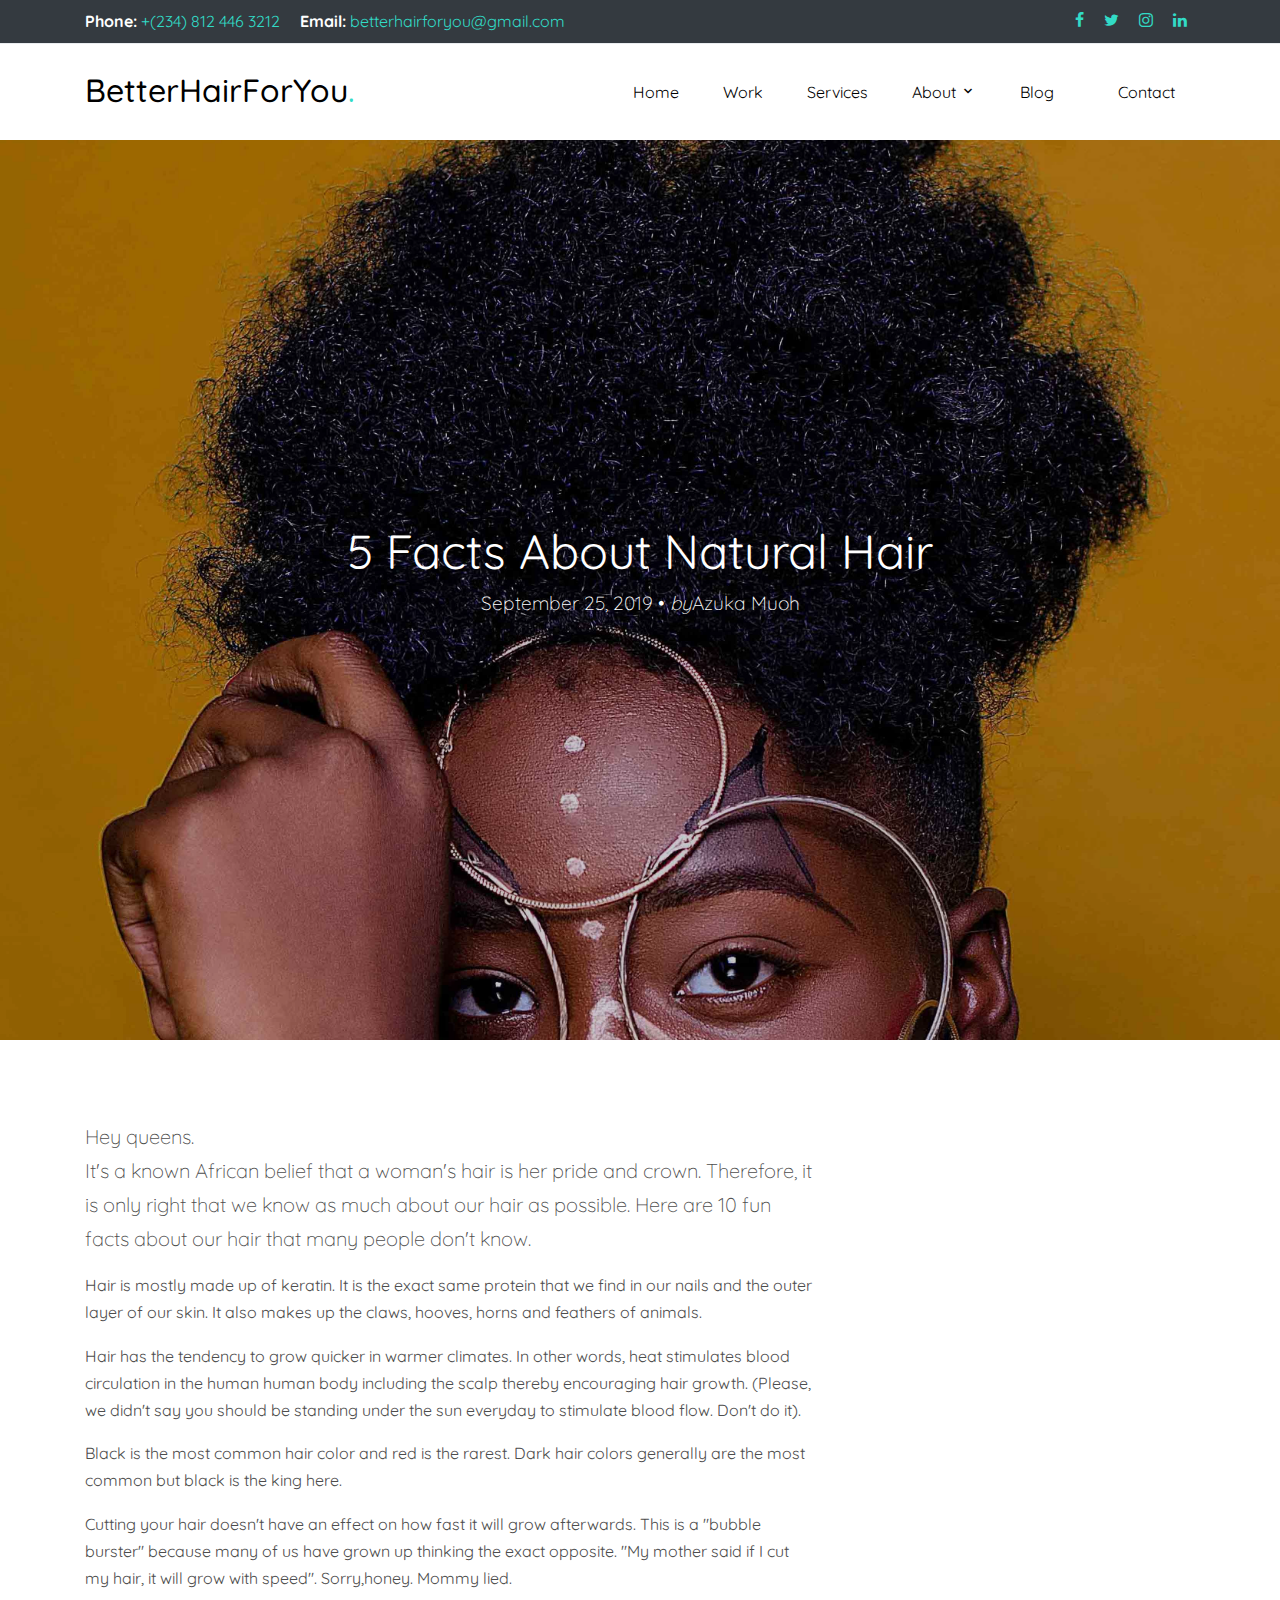
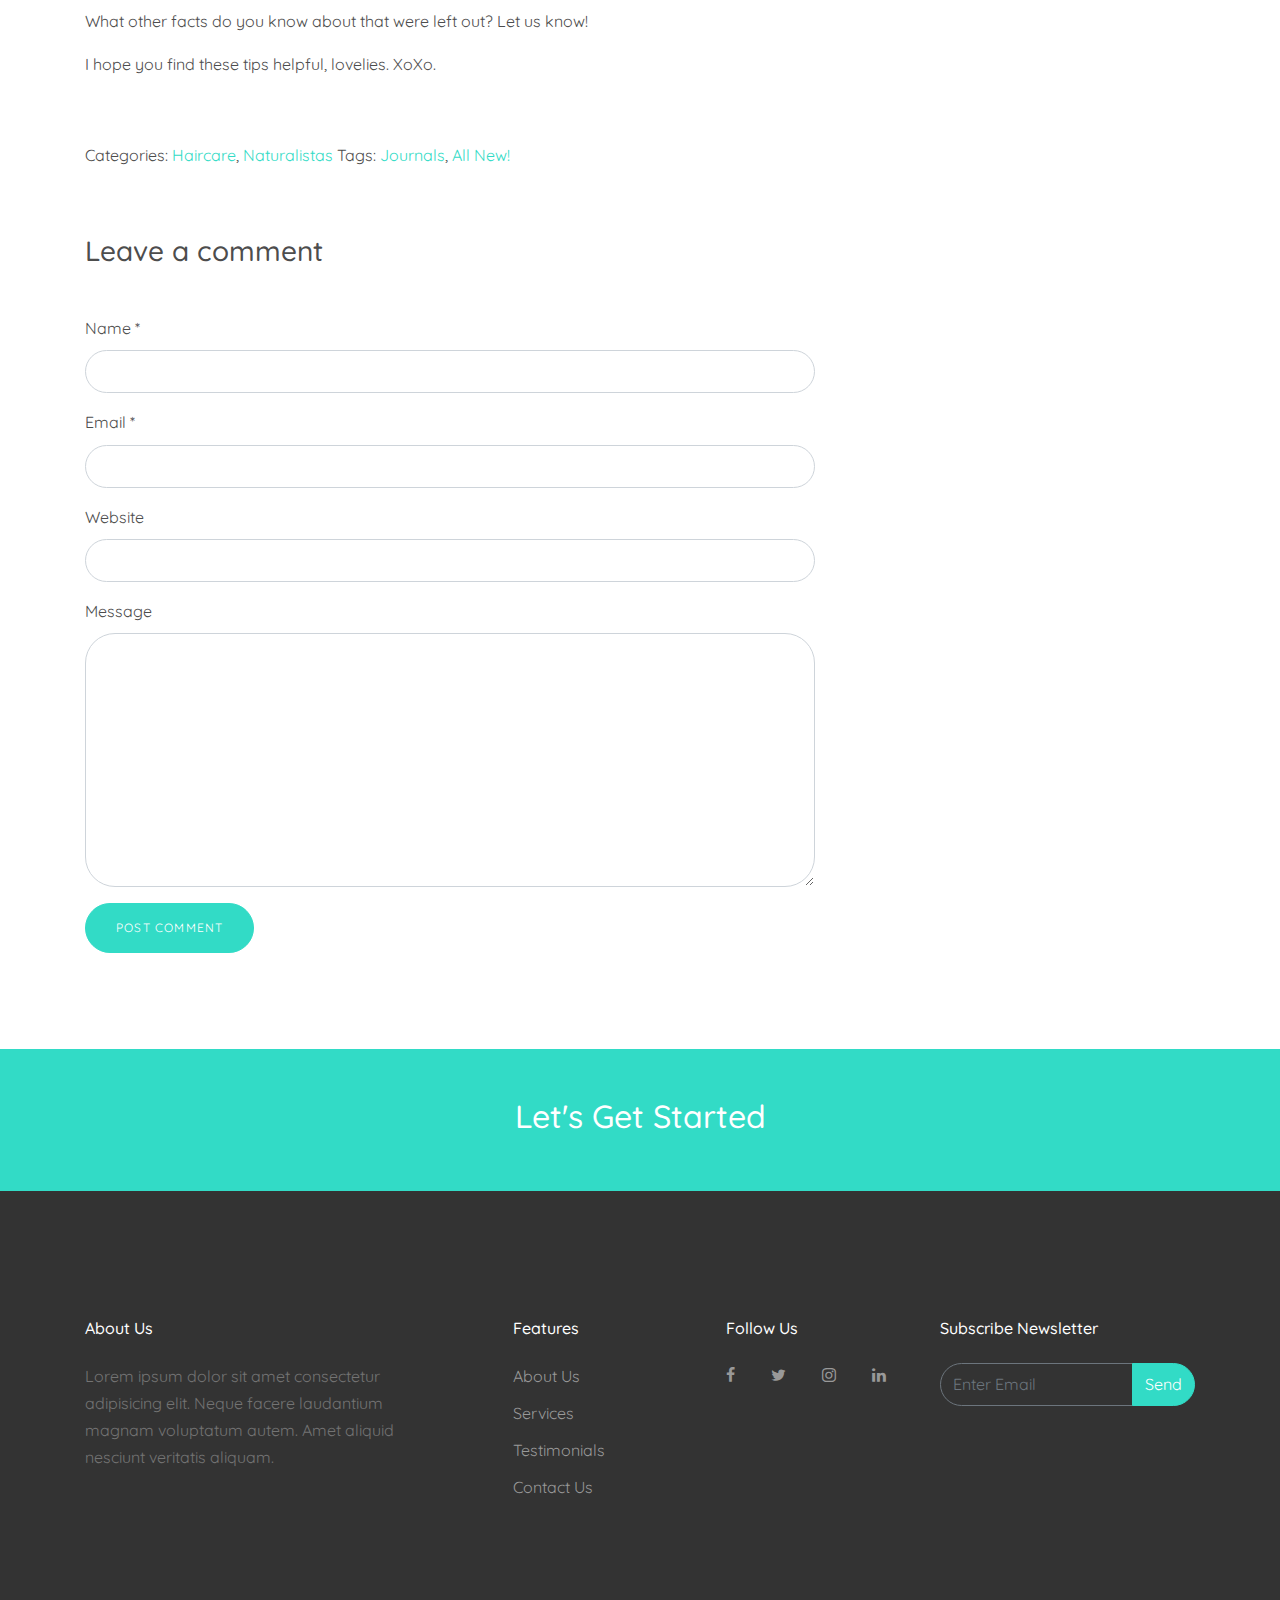
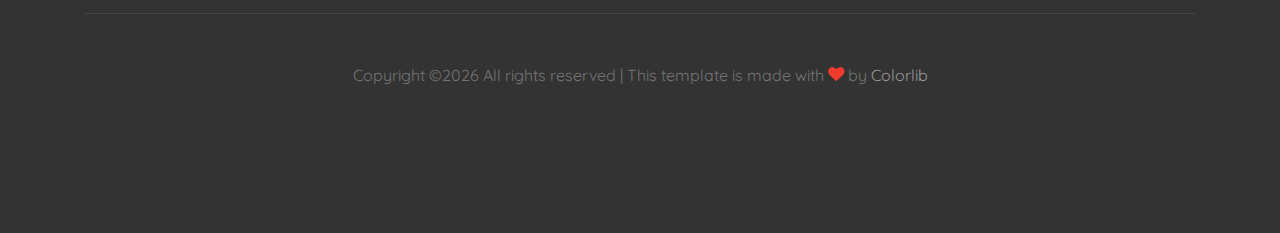
<file: factsaboutnaturalhair.html>
<!DOCTYPE html>
<html lang="en">
  <head>
    <title>10 facts about natural hair - Better Hair For You</title>
    <meta charset="utf-8">
    <meta name="viewport" content="width=device-width, initial-scale=1, shrink-to-fit=no">

    <link href="https://fonts.googleapis.com/css?family=Quicksand:300,400,500,700,900" rel="stylesheet">
    <link rel="stylesheet" href="fonts/icomoon/style.css">

    <link rel="stylesheet" href="css/bootstrap.min.css">
    <link rel="stylesheet" href="css/jquery-ui.css">
    <link rel="stylesheet" href="css/owl.carousel.min.css">
    <link rel="stylesheet" href="css/owl.theme.default.min.css">
    <link rel="stylesheet" href="css/owl.theme.default.min.css">

    <link rel="stylesheet" href="css/jquery.fancybox.min.css">

    <link rel="stylesheet" href="css/bootstrap-datepicker.css">

    <link rel="stylesheet" href="fonts/flaticon/font/flaticon.css">

    <link rel="stylesheet" href="css/aos.css">

    <link rel="stylesheet" href="css/style.css">
    
  </head>
  <body data-spy="scroll" data-target=".site-navbar-target" data-offset="300">
  
  <div class="site-wrap">

    <div class="site-mobile-menu site-navbar-target">
      <div class="site-mobile-menu-header">
        <div class="site-mobile-menu-close mt-3">
          <span class="icon-close2 js-menu-toggle"></span>
        </div>
      </div>
      <div class="site-mobile-menu-body"></div>
    </div>
   
    <div class="border-bottom top-bar py-2 bg-dark" id="home-section">
      <div class="container">
        <div class="row">
          <div class="col-md-6">
            <p class="mb-0">
              <span class="mr-3"><strong class="text-white">Phone:</strong> <a href="tel:+(234)-812-446-3212">+(234) 812 446 3212</a><a href="tel://#"></a></span>
              <span><strong class="text-white">Email:</strong> <a href="mailto:betterhairforyou@gmail.com">betterhairforyou@gmail.com</a><a href="#"></a></span>
            </p>
          </div>
          <div class="col-md-6">
            <ul class="social-media">
              <li><a href="#" class="p-2"><span class="icon-facebook"></span></a></li>
              <li><a href="#" class="p-2"><span class="icon-twitter"></span></a></li>
              <li><a href="#" class="p-2"><span class="icon-instagram"></span></a></li>
              <li><a href="#" class="p-2"><span class="icon-linkedin"></span></a></li>
            </ul>
          </div>
        </div>
      </div> 
    </div>

    <header class="site-navbar py-4 bg-white js-sticky-header site-navbar-target" role="banner">

      <div class="container">
        <div class="row align-items-center">
          
          <div class="col-11 col-xl-2">
            <h1 class="mb-0 site-logo"><a href="index.html" class="text-black h2 mb-0">BetterHairForYou<span class="text-primary">.</span> </a></h1>
          </div>
          <div class="col-12 col-md-10 d-none d-xl-block">
            <nav class="site-navigation position-relative text-right" role="navigation">

              <ul class="site-menu main-menu js-clone-nav mr-auto d-none d-lg-block">
                <li><a href="index.html#home-section" class="nav-link">Home</a></li>
                <li><a href="index.html#work-section" class="nav-link">Work</a></li>
                <li>
                  <a href="index.html#services-section" class="nav-link">Services</a>
                </li>
                <li class="has-children">
                  <a href="index.html#about-section" class="nav-link">About</a>
                  <ul class="dropdown">
                    <li><a href="index.html#about-section">About Us</a></li>
                    <li><a href="index.html#team-section">Our Team</a></li>
                  </ul>
                </li>
                <li class="active"><a href="#blog-section" class="nav-link">Blog</a></li>
                <li><a href="#contact-section" class="nav-link">Contact</a></li>
              </ul>
            </nav>
          </div>


          <div class="d-inline-block d-xl-none ml-md-0 mr-auto py-3" style="position: relative; top: 3px;"><a href="#" class="site-menu-toggle js-menu-toggle text-black"><span class="icon-menu h3"></span></a></div>

        </div>
      </div>
      
    </header>

  

    <div class="site-blocks-cover overlay" style="background-image: url(images/img11.jpg);" data-aos="fade" data-stellar-background-ratio="0.5">
      <div class="container">
        <div class="row align-items-center justify-content-center text-center">

          <div class="col-md-12" data-aos="fade-up" data-aos-delay="400">
                        
            <div class="row justify-content-center mb-4">
              <div class="col-md-8 text-center">
                <h1>5 Facts About Natural Hair


</h1>
                <p class="lead">September 25, 2019 &bullet; <em>by</em>Azuka Muoh</p>
              </div>
            </div>

          </div>
        </div>
      </div>
    </div>  

    <div class="site-section">
      <div class="container">
        <div class="row">
          <div class="col-md-8 blog-content">
            <p class="lead">
Hey queens. <br/>


It's a known African belief that a woman's hair is her pride and crown. Therefore, it is only right that we know as much about our hair as possible.

Here are 10 fun facts about our hair that many people don't know.

</p>
            <p>Hair is mostly made up of keratin. It is the exact same protein that we find in our nails and the outer layer of our skin. It also makes up the claws, hooves, horns and feathers of animals.
 

</p>

      
            <p>Hair has the tendency to grow quicker in warmer climates. In other words, heat stimulates blood circulation in the human human body including the scalp thereby encouraging hair growth. (Please, we didn't say you should be standing under the sun everyday to stimulate blood flow. Don't do it).


</p>

            <p> Black is the most common hair color and red is the rarest. Dark hair colors generally are the most common but black is the king here. </p>
            
            <p> Cutting your hair doesn't have an effect on how fast it will grow afterwards. This is a "bubble burster" because many of us have grown up thinking the exact opposite. "My mother said if I cut my hair, it will grow with speed". Sorry,honey. Mommy lied.
 </p>
 
 
  <p>What other facts do you know about that were left out? Let us know!
 </p>
 
 <p>I hope you find these tips helpful, lovelies.
                                      XoXo.
 </p>



            <div class="pt-5">
              <p>Categories:  <a href="#">Haircare</a>, <a href="#">Naturalistas</a>  Tags: <a href="#">Journals</a>, <a href="#">All New!</a></p>
            </div>


           
              
              <div class="comment-form-wrap pt-5">
                <h3 class="mb-5">Leave a comment</h3>
                <form action="#" class="">
                  <div class="form-group">
                    <label for="name">Name *</label>
                    <input type="text" class="form-control" id="name">
                  </div>
                  <div class="form-group">
                    <label for="email">Email *</label>
                    <input type="email" class="form-control" id="email">
                  </div>
                  <div class="form-group">
                    <label for="website">Website</label>
                    <input type="url" class="form-control" id="website">
                  </div>

                  <div class="form-group">
                    <label for="message">Message</label>
                    <textarea name="" id="message" cols="30" rows="10" class="form-control"></textarea>
                  </div>
                  <div class="form-group">
                    <input type="submit" value="Post Comment" class="btn btn-primary btn-md text-white">
                  </div>

                </form>
              </div>
            </div>

          </div>
          
            
            </div>
            

            
          </div>
        </div>
      </div>
    </div>
    
    
    

    <a href="#" class="bg-primary py-5 d-block">
      <div class="container">
        <div class="row justify-content-center">
          <div class="col-md10"><h2 class="text-white">Let's Get Started</h2></div>
        </div>
      </div>  
    </a>
    
    <footer class="site-footer">
      <div class="container">
        <div class="row">
          <div class="col-md-9">
            <div class="row">
              <div class="col-md-5">
                <h2 class="footer-heading mb-4">About Us</h2>
                <p>Lorem ipsum dolor sit amet consectetur adipisicing elit. Neque facere laudantium magnam voluptatum autem. Amet aliquid nesciunt veritatis aliquam.</p>
              </div>
              <div class="col-md-3 ml-auto">
                <h2 class="footer-heading mb-4">Features</h2>
                <ul class="list-unstyled">
                  <li><a href="#">About Us</a></li>
                  <li><a href="#">Services</a></li>
                  <li><a href="#">Testimonials</a></li>
                  <li><a href="#">Contact Us</a></li>
                </ul>
              </div>
              <div class="col-md-3">
                <h2 class="footer-heading mb-4">Follow Us</h2>
                <a href="#" class="pl-0 pr-3"><span class="icon-facebook"></span></a>
                <a href="#" class="pl-3 pr-3"><span class="icon-twitter"></span></a>
                <a href="#" class="pl-3 pr-3"><span class="icon-instagram"></span></a>
                <a href="#" class="pl-3 pr-3"><span class="icon-linkedin"></span></a>
              </div>
            </div>
          </div>
          <div class="col-md-3">
            <h2 class="footer-heading mb-4">Subscribe Newsletter</h2>
            <form action="#" method="post">
              <div class="input-group mb-3">
                <input type="text" class="form-control border-secondary text-white bg-transparent" placeholder="Enter Email" aria-label="Enter Email" aria-describedby="button-addon2">
                <div class="input-group-append">
                  <button class="btn btn-primary text-white" type="button" id="button-addon2">Send</button>
                </div>
              </div>
            </form>
          </div>
        </div>
        <div class="row pt-5 mt-5 text-center">
          <div class="col-md-12">
            <div class="border-top pt-5">
            <p>
            <!-- Link back to Colorlib can't be removed. Template is licensed under CC BY 3.0. -->
            Copyright &copy;<script>document.write(new Date().getFullYear());</script> All rights reserved | This template is made with <i class="icon-heart text-danger" aria-hidden="true"></i> by <a href="https://colorlib.com" target="_blank" >Colorlib</a>
            <!-- Link back to Colorlib can't be removed. Template is licensed under CC BY 3.0. -->
            </p>
            </div>
          </div>
          
        </div>
      </div>
    </footer>

  </div> <!-- .site-wrap -->

  <script src="js/jquery-3.3.1.min.js"></script>
  <script src="js/jquery-migrate-3.0.1.min.js"></script>
  <script src="js/jquery-ui.js"></script>
  <script src="js/popper.min.js"></script>
  <script src="js/bootstrap.min.js"></script>
  <script src="js/owl.carousel.min.js"></script>
  <script src="js/jquery.stellar.min.js"></script>
  <script src="js/jquery.countdown.min.js"></script>
  <script src="js/bootstrap-datepicker.min.js"></script>
  <script src="js/jquery.easing.1.3.js"></script>
  <script src="js/aos.js"></script>
  <script src="js/jquery.fancybox.min.js"></script>
  <script src="js/jquery.sticky.js"></script>

  
  <script src="js/main.js"></script>
  


  </body>
</html>
</file>
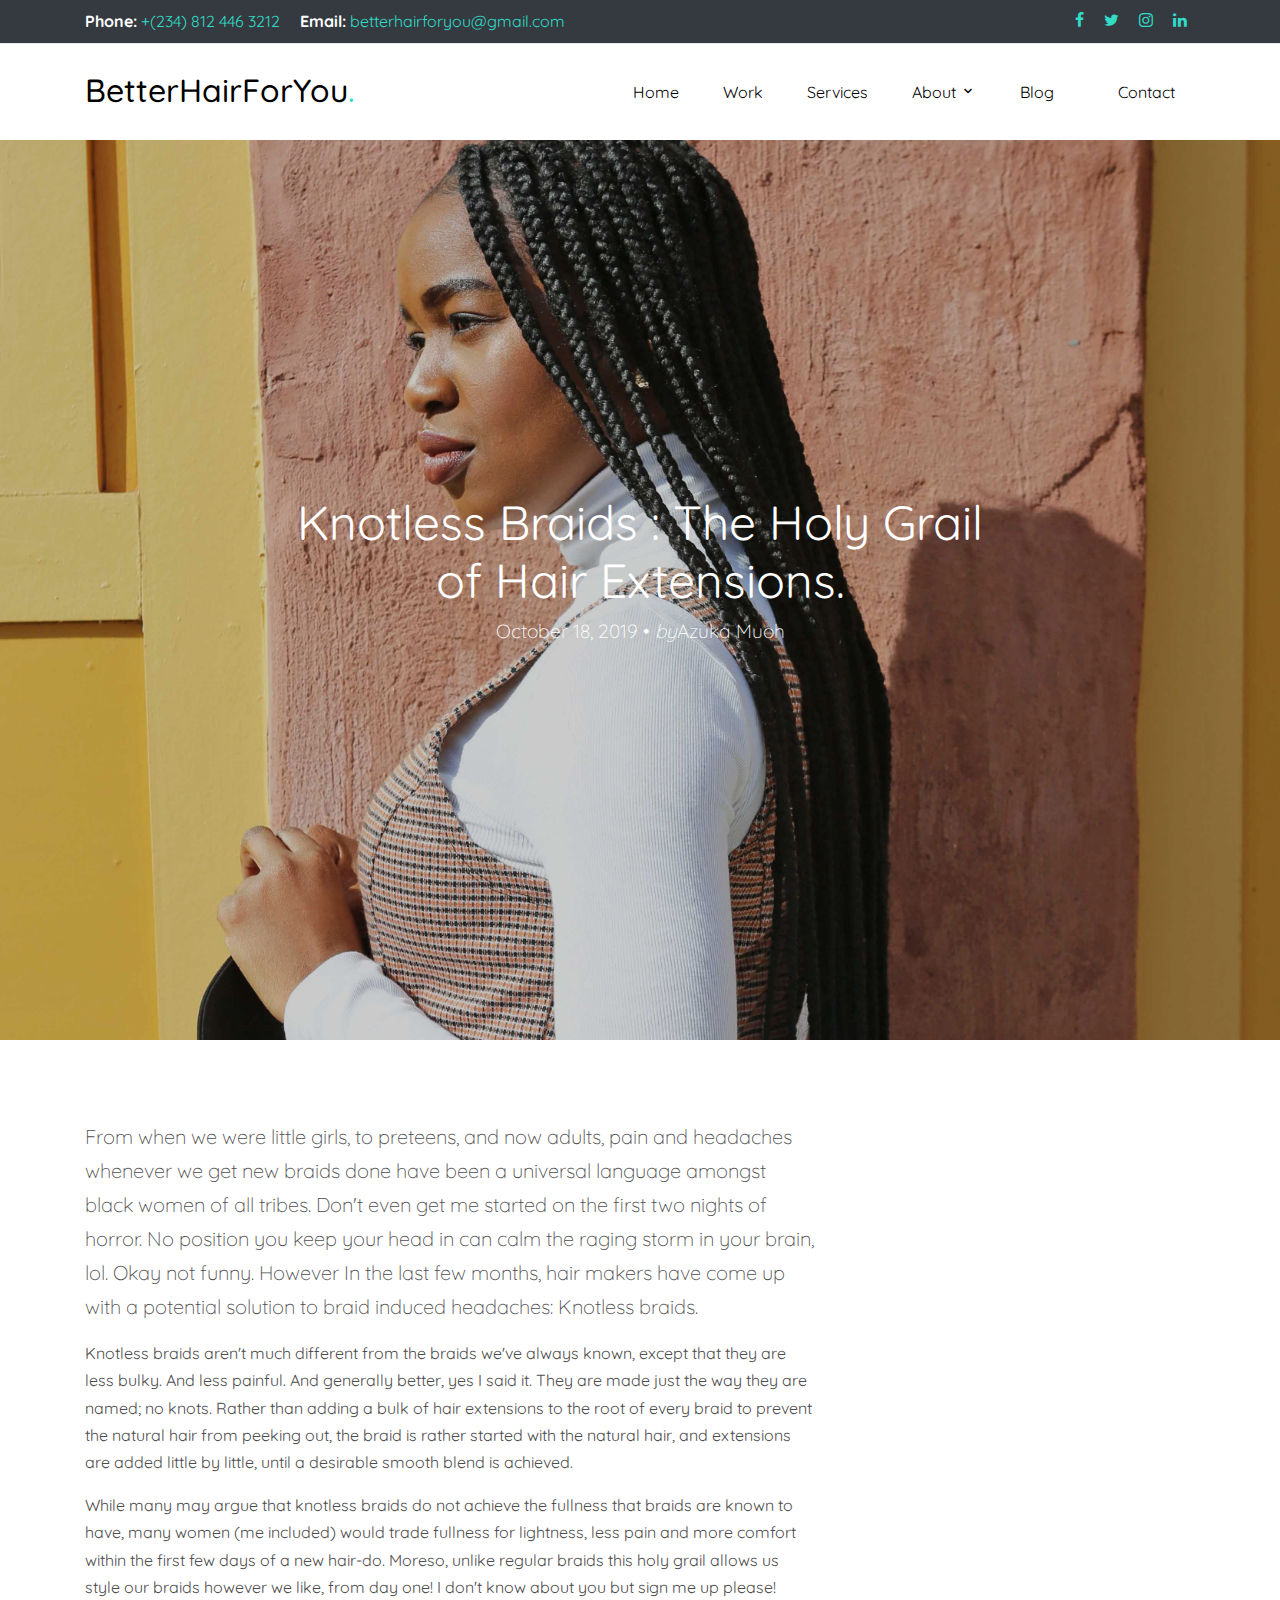
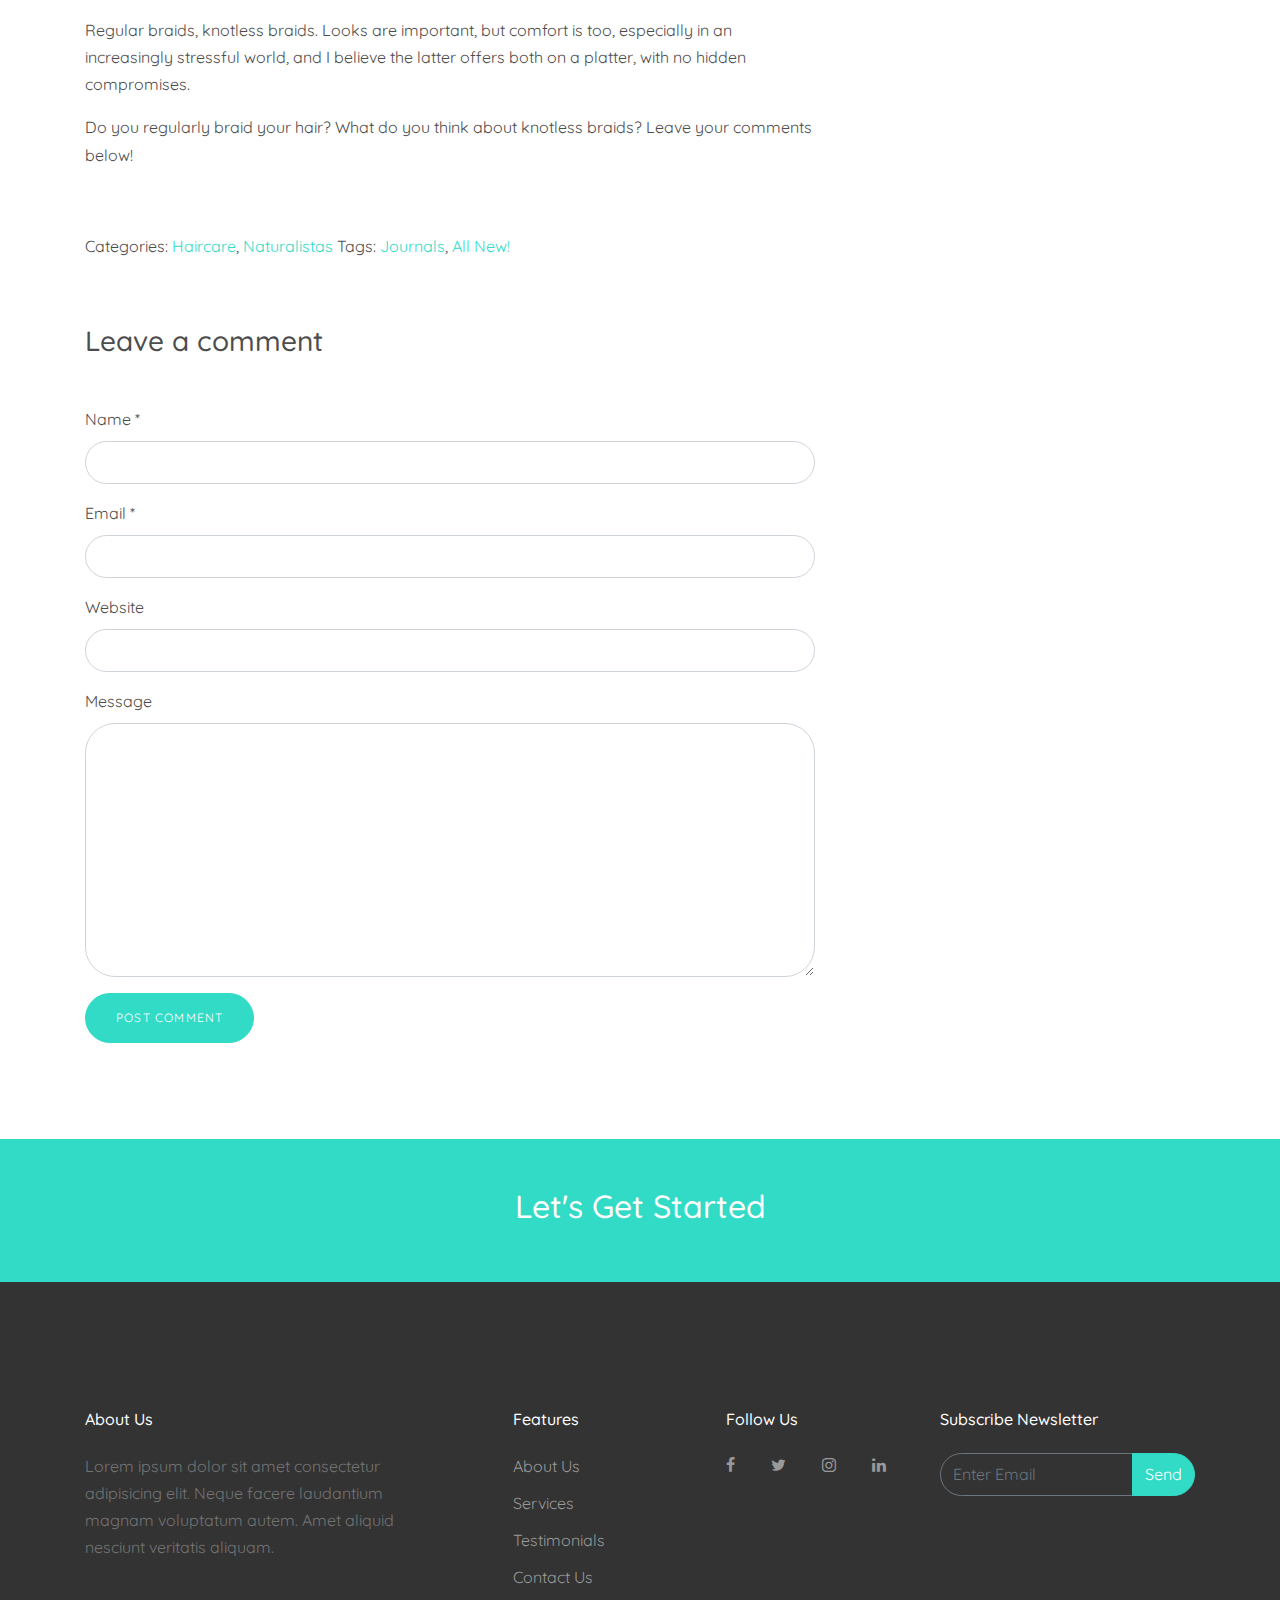
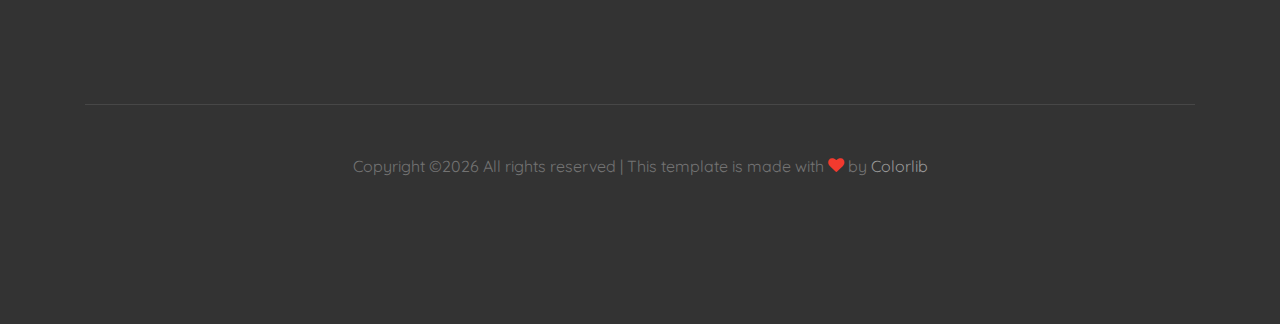
<file: knotlessbraids.html>
<!DOCTYPE html>
<html lang="en">
  <head>
    <title>Knotless Braids : The Holy Grail of Hair Extensions - Better Hair For You</title>
    <meta charset="utf-8">
    <meta name="viewport" content="width=device-width, initial-scale=1, shrink-to-fit=no">

    <link href="https://fonts.googleapis.com/css?family=Quicksand:300,400,500,700,900" rel="stylesheet">
    <link rel="stylesheet" href="fonts/icomoon/style.css">

    <link rel="stylesheet" href="css/bootstrap.min.css">
    <link rel="stylesheet" href="css/jquery-ui.css">
    <link rel="stylesheet" href="css/owl.carousel.min.css">
    <link rel="stylesheet" href="css/owl.theme.default.min.css">
    <link rel="stylesheet" href="css/owl.theme.default.min.css">

    <link rel="stylesheet" href="css/jquery.fancybox.min.css">

    <link rel="stylesheet" href="css/bootstrap-datepicker.css">

    <link rel="stylesheet" href="fonts/flaticon/font/flaticon.css">

    <link rel="stylesheet" href="css/aos.css">

    <link rel="stylesheet" href="css/style.css">
    
  </head>
  <body data-spy="scroll" data-target=".site-navbar-target" data-offset="300">
  
  <div class="site-wrap">

    <div class="site-mobile-menu site-navbar-target">
      <div class="site-mobile-menu-header">
        <div class="site-mobile-menu-close mt-3">
          <span class="icon-close2 js-menu-toggle"></span>
        </div>
      </div>
      <div class="site-mobile-menu-body"></div>
    </div>
   
    <div class="border-bottom top-bar py-2 bg-dark" id="home-section">
      <div class="container">
        <div class="row">
          <div class="col-md-6">
            <p class="mb-0">
              <span class="mr-3"><strong class="text-white">Phone:</strong> <a href="tel:+(234)-812-446-3212">+(234) 812 446 3212</a><a href="tel://#"></a></span>
              <span><strong class="text-white">Email:</strong> <a href="mailto:betterhairforyou@gmail.com">betterhairforyou@gmail.com</a><a href="#"></a></span>
            </p>
          </div>
          <div class="col-md-6">
            <ul class="social-media">
              <li><a href="#" class="p-2"><span class="icon-facebook"></span></a></li>
              <li><a href="#" class="p-2"><span class="icon-twitter"></span></a></li>
              <li><a href="#" class="p-2"><span class="icon-instagram"></span></a></li>
              <li><a href="#" class="p-2"><span class="icon-linkedin"></span></a></li>
            </ul>
          </div>
        </div>
      </div> 
    </div>

    <header class="site-navbar py-4 bg-white js-sticky-header site-navbar-target" role="banner">

      <div class="container">
        <div class="row align-items-center">
          
          <div class="col-11 col-xl-2">
            <h1 class="mb-0 site-logo"><a href="index.html" class="text-black h2 mb-0">BetterHairForYou<span class="text-primary">.</span> </a></h1>
          </div>
          <div class="col-12 col-md-10 d-none d-xl-block">
            <nav class="site-navigation position-relative text-right" role="navigation">

              <ul class="site-menu main-menu js-clone-nav mr-auto d-none d-lg-block">
                <li><a href="index.html#home-section" class="nav-link">Home</a></li>
                <li><a href="index.html#work-section" class="nav-link">Work</a></li>
                <li>
                  <a href="index.html#services-section" class="nav-link">Services</a>
                </li>
                <li class="has-children">
                  <a href="index.html#about-section" class="nav-link">About</a>
                  <ul class="dropdown">
                    <li><a href="index.html#about-section">About Us</a></li>
                    <li><a href="index.html#team-section">Our Team</a></li>
                  </ul>
                </li>
                <li class="active"><a href="#blog-section" class="nav-link">Blog</a></li>
                <li><a href="#contact-section" class="nav-link">Contact</a></li>
              </ul>
            </nav>
          </div>


          <div class="d-inline-block d-xl-none ml-md-0 mr-auto py-3" style="position: relative; top: 3px;"><a href="#" class="site-menu-toggle js-menu-toggle text-black"><span class="icon-menu h3"></span></a></div>

        </div>
      </div>
      
    </header>

  

    <div class="site-blocks-cover overlay" style="background-image: url(images/img2.jpg);" data-aos="fade" data-stellar-background-ratio="0.5">
      <div class="container">
        <div class="row align-items-center justify-content-center text-center">

          <div class="col-md-12" data-aos="fade-up" data-aos-delay="400">
                        
            <div class="row justify-content-center mb-4">
              <div class="col-md-8 text-center">
                <h1>Knotless Braids : The Holy Grail of Hair Extensions.
</h1>
                <p class="lead">October 18, 2019 &bullet; <em>by</em>Azuka Muoh</p>
              </div>
            </div>

          </div>
        </div>
      </div>
    </div>  

    <div class="site-section">
      <div class="container">
        <div class="row">
          <div class="col-md-8 blog-content">
            <p class="lead">
From when we were little girls, to preteens, and now adults, pain and headaches whenever we get new braids done have been a universal language amongst black women of all tribes. Don't even get me started on the first two nights of horror. No position you keep your head in can calm the raging storm in your brain, lol. Okay not funny.

However In the last few months, hair makers have come up with a potential solution to braid induced headaches: Knotless braids. 

</p>
            <p>Knotless braids aren't much different from the braids we've always known, except that they are less bulky. And less painful. And generally better, yes I said it.

They are made just the way they are named; no knots. Rather than adding a bulk of hair extensions to the root of every braid to prevent the natural hair from peeking out, the braid is rather started with the natural hair, and extensions are added little by little, until a desirable smooth blend is achieved. 

</p>

      
            <p>While many may argue that knotless braids do not achieve the fullness that braids are known to have, many women (me included) would trade fullness for lightness, less pain and more comfort within the first few days of a new hair-do. Moreso, unlike regular braids this holy grail allows us style our braids however we like, from day one! I don't know about you but sign me up please!

</p>

            <p>Regular braids, knotless braids. Looks are important, but comfort is too, especially in an increasingly stressful world, and I believe the latter offers both on a platter, with no hidden compromises.</p>
            
            <p>Do you regularly braid your hair? What do you think about knotless braids? Leave your comments below! </p>


            <div class="pt-5">
              <p>Categories:  <a href="#">Haircare</a>, <a href="#">Naturalistas</a>  Tags: <a href="#">Journals</a>, <a href="#">All New!</a></p>
            </div>


           
              
              <div class="comment-form-wrap pt-5">
                <h3 class="mb-5">Leave a comment</h3>
                <form action="#" class="">
                  <div class="form-group">
                    <label for="name">Name *</label>
                    <input type="text" class="form-control" id="name">
                  </div>
                  <div class="form-group">
                    <label for="email">Email *</label>
                    <input type="email" class="form-control" id="email">
                  </div>
                  <div class="form-group">
                    <label for="website">Website</label>
                    <input type="url" class="form-control" id="website">
                  </div>

                  <div class="form-group">
                    <label for="message">Message</label>
                    <textarea name="" id="message" cols="30" rows="10" class="form-control"></textarea>
                  </div>
                  <div class="form-group">
                    <input type="submit" value="Post Comment" class="btn btn-primary btn-md text-white">
                  </div>

                </form>
              </div>
            </div>

          </div>
          
            
            </div>
            

            
          </div>
        </div>
      </div>
    </div>
    
    
    

    <a href="#" class="bg-primary py-5 d-block">
      <div class="container">
        <div class="row justify-content-center">
          <div class="col-md10"><h2 class="text-white">Let's Get Started</h2></div>
        </div>
      </div>  
    </a>
    
    <footer class="site-footer">
      <div class="container">
        <div class="row">
          <div class="col-md-9">
            <div class="row">
              <div class="col-md-5">
                <h2 class="footer-heading mb-4">About Us</h2>
                <p>Lorem ipsum dolor sit amet consectetur adipisicing elit. Neque facere laudantium magnam voluptatum autem. Amet aliquid nesciunt veritatis aliquam.</p>
              </div>
              <div class="col-md-3 ml-auto">
                <h2 class="footer-heading mb-4">Features</h2>
                <ul class="list-unstyled">
                  <li><a href="#">About Us</a></li>
                  <li><a href="#">Services</a></li>
                  <li><a href="#">Testimonials</a></li>
                  <li><a href="#">Contact Us</a></li>
                </ul>
              </div>
              <div class="col-md-3">
                <h2 class="footer-heading mb-4">Follow Us</h2>
                <a href="#" class="pl-0 pr-3"><span class="icon-facebook"></span></a>
                <a href="#" class="pl-3 pr-3"><span class="icon-twitter"></span></a>
                <a href="#" class="pl-3 pr-3"><span class="icon-instagram"></span></a>
                <a href="#" class="pl-3 pr-3"><span class="icon-linkedin"></span></a>
              </div>
            </div>
          </div>
          <div class="col-md-3">
            <h2 class="footer-heading mb-4">Subscribe Newsletter</h2>
            <form action="#" method="post">
              <div class="input-group mb-3">
                <input type="text" class="form-control border-secondary text-white bg-transparent" placeholder="Enter Email" aria-label="Enter Email" aria-describedby="button-addon2">
                <div class="input-group-append">
                  <button class="btn btn-primary text-white" type="button" id="button-addon2">Send</button>
                </div>
              </div>
            </form>
          </div>
        </div>
        <div class="row pt-5 mt-5 text-center">
          <div class="col-md-12">
            <div class="border-top pt-5">
            <p>
            <!-- Link back to Colorlib can't be removed. Template is licensed under CC BY 3.0. -->
            Copyright &copy;<script>document.write(new Date().getFullYear());</script> All rights reserved | This template is made with <i class="icon-heart text-danger" aria-hidden="true"></i> by <a href="https://colorlib.com" target="_blank" >Colorlib</a>
            <!-- Link back to Colorlib can't be removed. Template is licensed under CC BY 3.0. -->
            </p>
            </div>
          </div>
          
        </div>
      </div>
    </footer>

  </div> <!-- .site-wrap -->

  <script src="js/jquery-3.3.1.min.js"></script>
  <script src="js/jquery-migrate-3.0.1.min.js"></script>
  <script src="js/jquery-ui.js"></script>
  <script src="js/popper.min.js"></script>
  <script src="js/bootstrap.min.js"></script>
  <script src="js/owl.carousel.min.js"></script>
  <script src="js/jquery.stellar.min.js"></script>
  <script src="js/jquery.countdown.min.js"></script>
  <script src="js/bootstrap-datepicker.min.js"></script>
  <script src="js/jquery.easing.1.3.js"></script>
  <script src="js/aos.js"></script>
  <script src="js/jquery.fancybox.min.js"></script>
  <script src="js/jquery.sticky.js"></script>

  
  <script src="js/main.js"></script>
  


  </body>
</html>
</file>
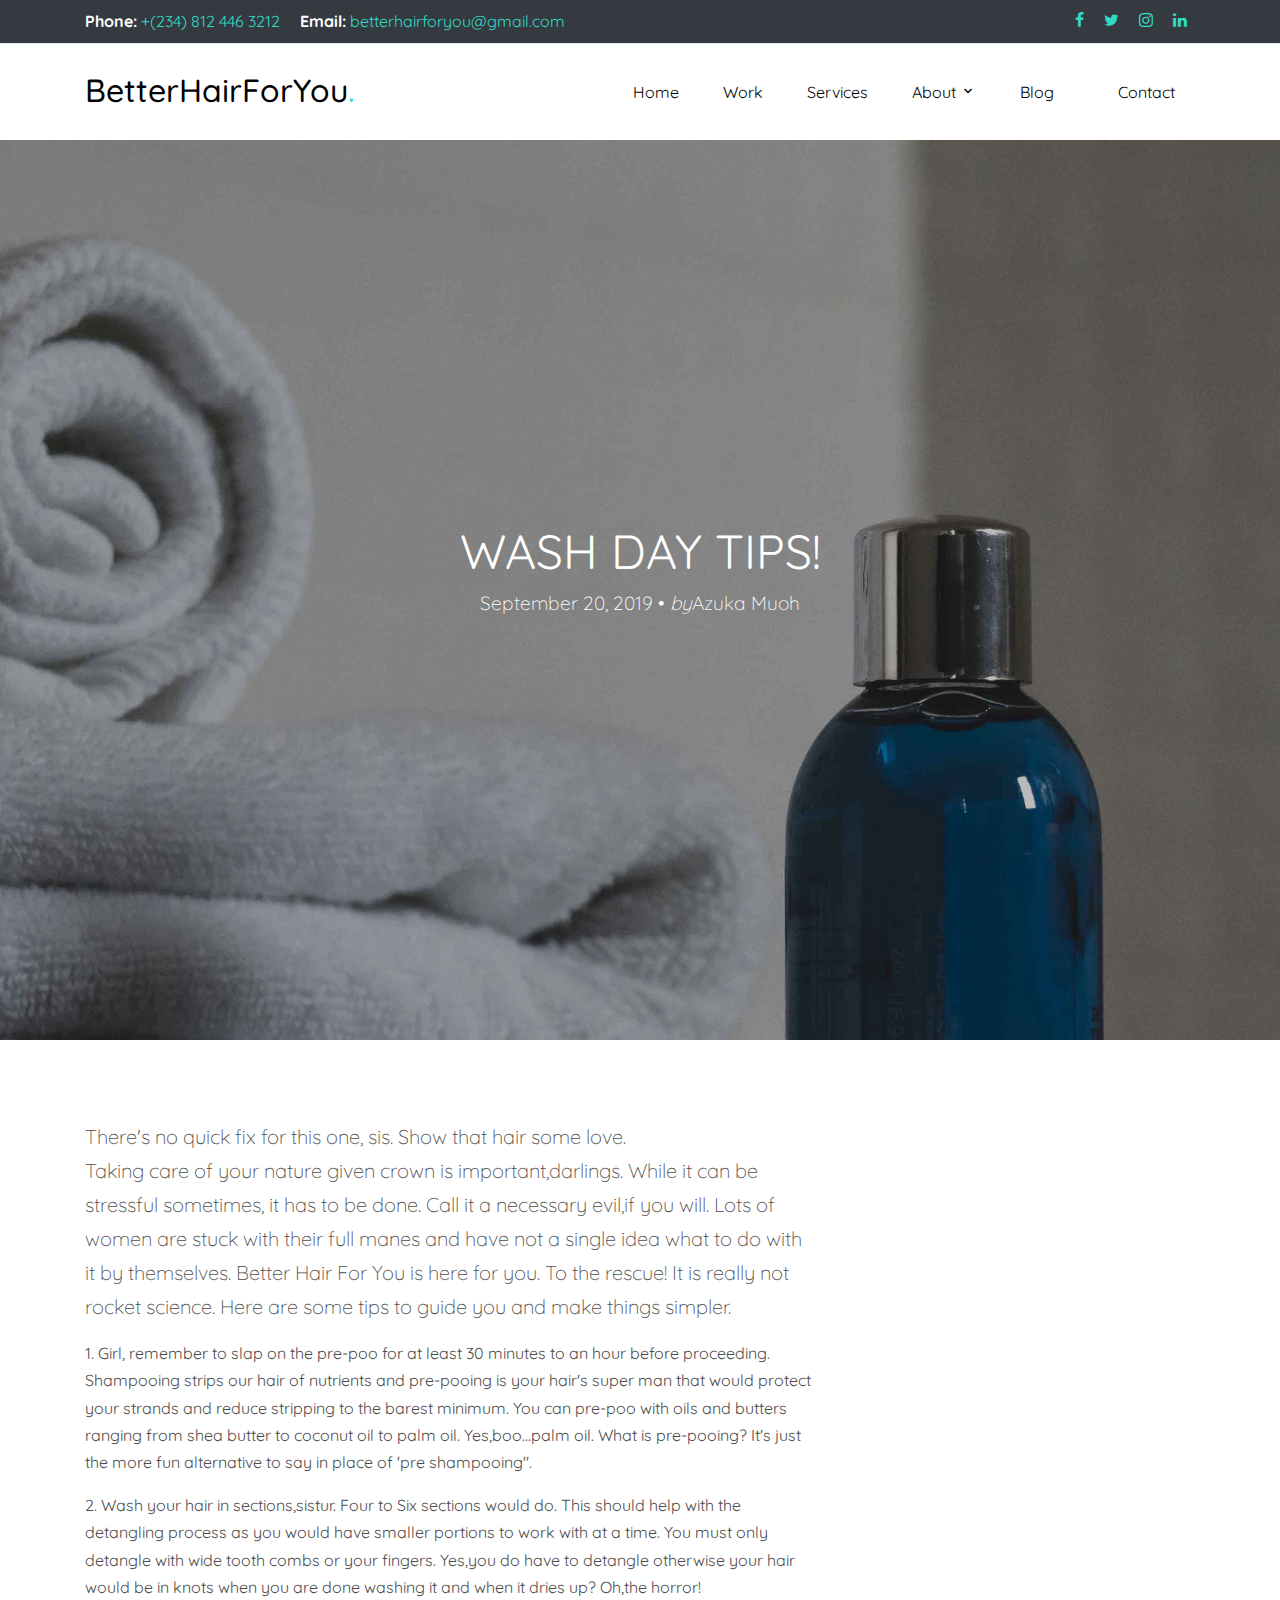
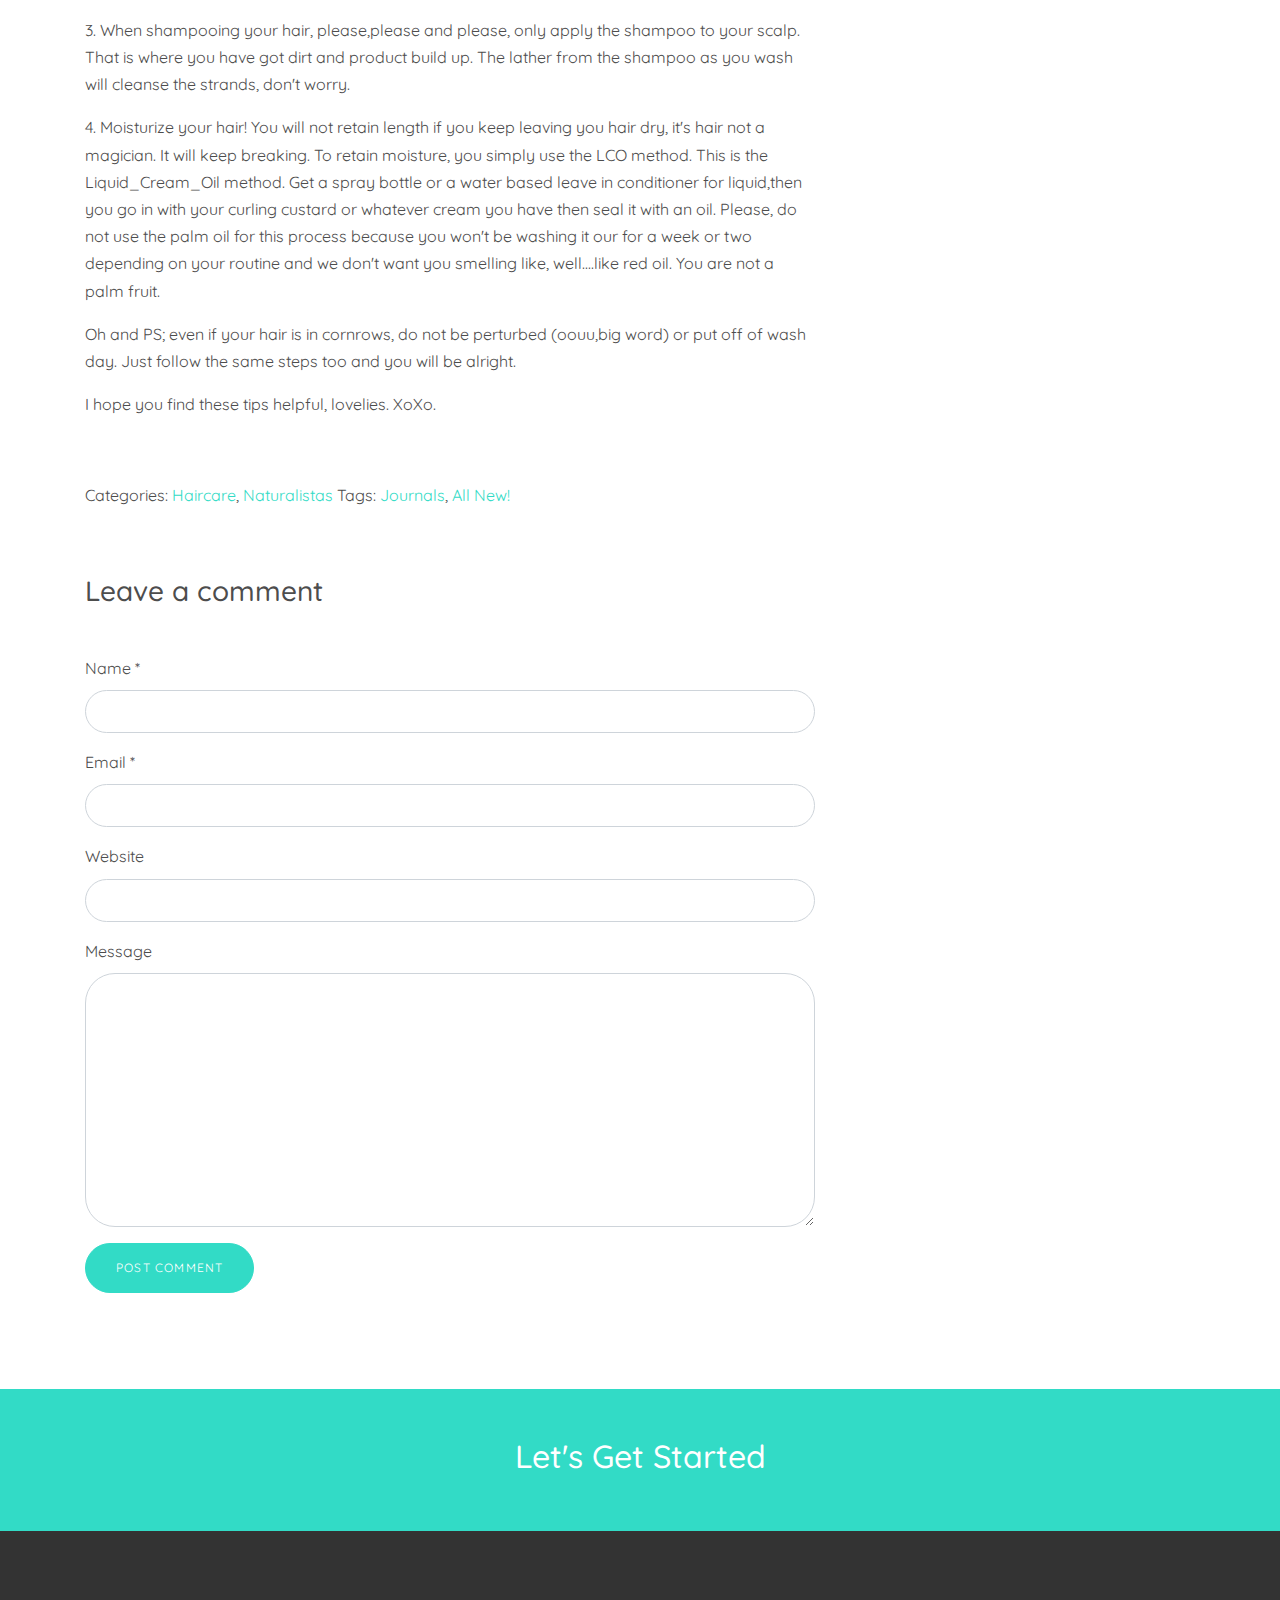
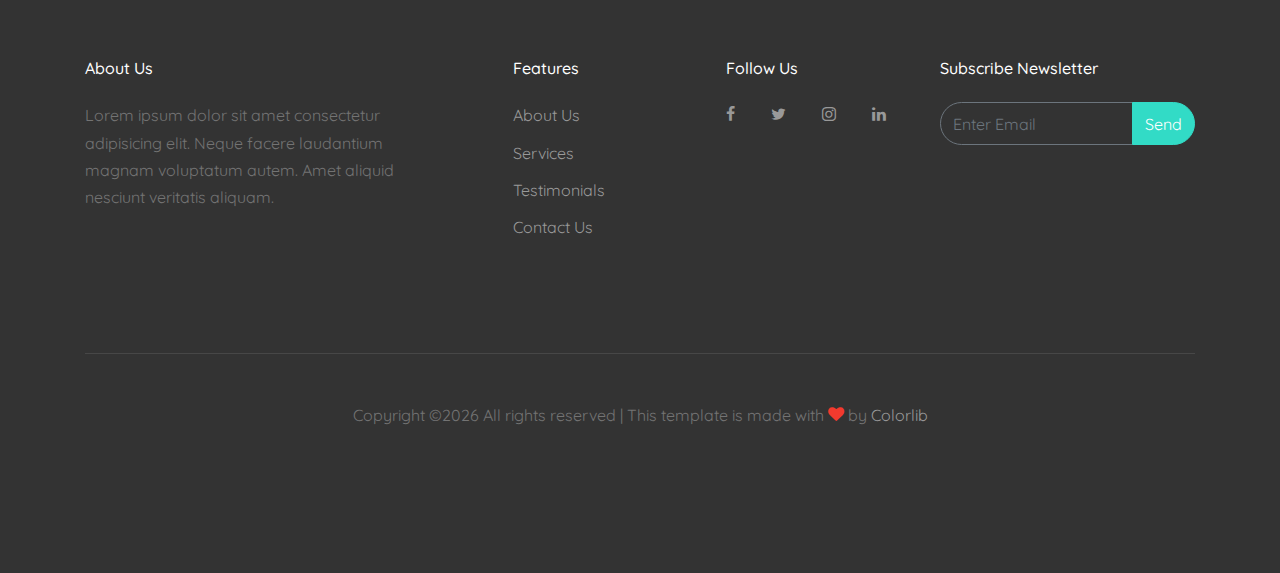
<file: washdaytips.html>
<!DOCTYPE html>
<html lang="en">
  <head>
    <title>Helpful tips for washing your natural hair - Better Hair For You</title>
    <meta charset="utf-8">
    <meta name="viewport" content="width=device-width, initial-scale=1, shrink-to-fit=no">

    <link href="https://fonts.googleapis.com/css?family=Quicksand:300,400,500,700,900" rel="stylesheet">
    <link rel="stylesheet" href="fonts/icomoon/style.css">

    <link rel="stylesheet" href="css/bootstrap.min.css">
    <link rel="stylesheet" href="css/jquery-ui.css">
    <link rel="stylesheet" href="css/owl.carousel.min.css">
    <link rel="stylesheet" href="css/owl.theme.default.min.css">
    <link rel="stylesheet" href="css/owl.theme.default.min.css">

    <link rel="stylesheet" href="css/jquery.fancybox.min.css">

    <link rel="stylesheet" href="css/bootstrap-datepicker.css">

    <link rel="stylesheet" href="fonts/flaticon/font/flaticon.css">

    <link rel="stylesheet" href="css/aos.css">

    <link rel="stylesheet" href="css/style.css">
    
  </head>
  <body data-spy="scroll" data-target=".site-navbar-target" data-offset="300">
  
  <div class="site-wrap">

    <div class="site-mobile-menu site-navbar-target">
      <div class="site-mobile-menu-header">
        <div class="site-mobile-menu-close mt-3">
          <span class="icon-close2 js-menu-toggle"></span>
        </div>
      </div>
      <div class="site-mobile-menu-body"></div>
    </div>
   
    <div class="border-bottom top-bar py-2 bg-dark" id="home-section">
      <div class="container">
        <div class="row">
          <div class="col-md-6">
            <p class="mb-0">
              <span class="mr-3"><strong class="text-white">Phone:</strong> <a href="tel:+(234)-812-446-3212">+(234) 812 446 3212</a><a href="tel://#"></a></span>
              <span><strong class="text-white">Email:</strong> <a href="mailto:betterhairforyou@gmail.com">betterhairforyou@gmail.com</a><a href="#"></a></span>
            </p>
          </div>
          <div class="col-md-6">
            <ul class="social-media">
              <li><a href="#" class="p-2"><span class="icon-facebook"></span></a></li>
              <li><a href="#" class="p-2"><span class="icon-twitter"></span></a></li>
              <li><a href="#" class="p-2"><span class="icon-instagram"></span></a></li>
              <li><a href="#" class="p-2"><span class="icon-linkedin"></span></a></li>
            </ul>
          </div>
        </div>
      </div> 
    </div>

    <header class="site-navbar py-4 bg-white js-sticky-header site-navbar-target" role="banner">

      <div class="container">
        <div class="row align-items-center">
          
          <div class="col-11 col-xl-2">
            <h1 class="mb-0 site-logo"><a href="index.html" class="text-black h2 mb-0">BetterHairForYou<span class="text-primary">.</span> </a></h1>
          </div>
          <div class="col-12 col-md-10 d-none d-xl-block">
            <nav class="site-navigation position-relative text-right" role="navigation">

              <ul class="site-menu main-menu js-clone-nav mr-auto d-none d-lg-block">
                <li><a href="index.html#home-section" class="nav-link">Home</a></li>
                <li><a href="index.html#work-section" class="nav-link">Work</a></li>
                <li>
                  <a href="index.html#services-section" class="nav-link">Services</a>
                </li>
                <li class="has-children">
                  <a href="index.html#about-section" class="nav-link">About</a>
                  <ul class="dropdown">
                    <li><a href="index.html#about-section">About Us</a></li>
                    <li><a href="index.html#team-section">Our Team</a></li>
                  </ul>
                </li>
                <li class="active"><a href="#blog-section" class="nav-link">Blog</a></li>
                <li><a href="#contact-section" class="nav-link">Contact</a></li>
              </ul>
            </nav>
          </div>


          <div class="d-inline-block d-xl-none ml-md-0 mr-auto py-3" style="position: relative; top: 3px;"><a href="#" class="site-menu-toggle js-menu-toggle text-black"><span class="icon-menu h3"></span></a></div>

        </div>
      </div>
      
    </header>

  

    <div class="site-blocks-cover overlay" style="background-image: url(images/img10.jpg);" data-aos="fade" data-stellar-background-ratio="0.5">
      <div class="container">
        <div class="row align-items-center justify-content-center text-center">

          <div class="col-md-12" data-aos="fade-up" data-aos-delay="400">
                        
            <div class="row justify-content-center mb-4">
              <div class="col-md-8 text-center">
                <h1>WASH DAY TIPS!


</h1>
                <p class="lead">September 20, 2019 &bullet; <em>by</em>Azuka Muoh</p>
              </div>
            </div>

          </div>
        </div>
      </div>
    </div>  

    <div class="site-section">
      <div class="container">
        <div class="row">
          <div class="col-md-8 blog-content">
            <p class="lead">
There's no quick fix for this one, sis. Show that hair some love. <br/>

Taking care of your nature given crown is important,darlings. While it can be stressful sometimes, it has to be done. Call it a necessary evil,if you will. Lots of women are stuck with their full manes and have not a single idea what to do with it by themselves. Better Hair For You is here for you. To the rescue!

It is really not rocket science. Here are some tips to guide you and make things simpler.

</p>
            <p>1. Girl, remember to slap on the pre-poo for at least 30 minutes to an hour before proceeding. Shampooing strips our hair of nutrients and pre-pooing is your hair's super man that would protect your strands and reduce stripping to the barest minimum. You can pre-poo with oils and butters ranging from shea butter to coconut oil to palm oil. Yes,boo...palm oil.
What is pre-pooing? It's just the more fun alternative to say in place of 'pre shampooing". 

</p>

      
            <p>2. Wash your hair in sections,sistur. Four to Six sections would do. This should help with the detangling process as you would have smaller portions to work with at a time. You must only detangle with wide tooth combs or your fingers. Yes,you do have to detangle otherwise your hair would be in knots when you are done washing it and when it dries up? Oh,the horror!

</p>

            <p>3. When shampooing your hair, please,please and please, only apply the shampoo to your scalp. That is where you have got dirt and product build up. The lather from the shampoo as you wash will cleanse the strands, don't worry.</p>
            
            <p>4. Moisturize your hair! You will not retain length if you keep leaving you hair dry, it's hair not a magician. It will keep breaking. To retain moisture, you simply use the LCO method. This is the Liquid_Cream_Oil method. Get a spray bottle or a water based leave in conditioner for liquid,then you go in with your curling custard or whatever cream you have then seal it with an oil. Please, do not use the palm oil for this process because you won't be washing it our for a week or two depending on your routine and we don't want you smelling like, well....like red oil. You are not a palm fruit.
 </p>
 
 
  <p>Oh and PS; even if your hair is in cornrows, do  not be perturbed (oouu,big word) or put off of wash day. Just follow the same steps too and you will be alright.
 </p>
 
 <p>I hope you find these tips helpful, lovelies.
                                      XoXo.
 </p>



            <div class="pt-5">
              <p>Categories:  <a href="#">Haircare</a>, <a href="#">Naturalistas</a>  Tags: <a href="#">Journals</a>, <a href="#">All New!</a></p>
            </div>


           
              
              <div class="comment-form-wrap pt-5">
                <h3 class="mb-5">Leave a comment</h3>
                <form action="#" class="">
                  <div class="form-group">
                    <label for="name">Name *</label>
                    <input type="text" class="form-control" id="name">
                  </div>
                  <div class="form-group">
                    <label for="email">Email *</label>
                    <input type="email" class="form-control" id="email">
                  </div>
                  <div class="form-group">
                    <label for="website">Website</label>
                    <input type="url" class="form-control" id="website">
                  </div>

                  <div class="form-group">
                    <label for="message">Message</label>
                    <textarea name="" id="message" cols="30" rows="10" class="form-control"></textarea>
                  </div>
                  <div class="form-group">
                    <input type="submit" value="Post Comment" class="btn btn-primary btn-md text-white">
                  </div>

                </form>
              </div>
            </div>

          </div>
          
            
            </div>
            

            
          </div>
        </div>
      </div>
    </div>
    
    
    

    <a href="#" class="bg-primary py-5 d-block">
      <div class="container">
        <div class="row justify-content-center">
          <div class="col-md10"><h2 class="text-white">Let's Get Started</h2></div>
        </div>
      </div>  
    </a>
    
    <footer class="site-footer">
      <div class="container">
        <div class="row">
          <div class="col-md-9">
            <div class="row">
              <div class="col-md-5">
                <h2 class="footer-heading mb-4">About Us</h2>
                <p>Lorem ipsum dolor sit amet consectetur adipisicing elit. Neque facere laudantium magnam voluptatum autem. Amet aliquid nesciunt veritatis aliquam.</p>
              </div>
              <div class="col-md-3 ml-auto">
                <h2 class="footer-heading mb-4">Features</h2>
                <ul class="list-unstyled">
                  <li><a href="#">About Us</a></li>
                  <li><a href="#">Services</a></li>
                  <li><a href="#">Testimonials</a></li>
                  <li><a href="#">Contact Us</a></li>
                </ul>
              </div>
              <div class="col-md-3">
                <h2 class="footer-heading mb-4">Follow Us</h2>
                <a href="#" class="pl-0 pr-3"><span class="icon-facebook"></span></a>
                <a href="#" class="pl-3 pr-3"><span class="icon-twitter"></span></a>
                <a href="#" class="pl-3 pr-3"><span class="icon-instagram"></span></a>
                <a href="#" class="pl-3 pr-3"><span class="icon-linkedin"></span></a>
              </div>
            </div>
          </div>
          <div class="col-md-3">
            <h2 class="footer-heading mb-4">Subscribe Newsletter</h2>
            <form action="#" method="post">
              <div class="input-group mb-3">
                <input type="text" class="form-control border-secondary text-white bg-transparent" placeholder="Enter Email" aria-label="Enter Email" aria-describedby="button-addon2">
                <div class="input-group-append">
                  <button class="btn btn-primary text-white" type="button" id="button-addon2">Send</button>
                </div>
              </div>
            </form>
          </div>
        </div>
        <div class="row pt-5 mt-5 text-center">
          <div class="col-md-12">
            <div class="border-top pt-5">
            <p>
            <!-- Link back to Colorlib can't be removed. Template is licensed under CC BY 3.0. -->
            Copyright &copy;<script>document.write(new Date().getFullYear());</script> All rights reserved | This template is made with <i class="icon-heart text-danger" aria-hidden="true"></i> by <a href="https://colorlib.com" target="_blank" >Colorlib</a>
            <!-- Link back to Colorlib can't be removed. Template is licensed under CC BY 3.0. -->
            </p>
            </div>
          </div>
          
        </div>
      </div>
    </footer>

  </div> <!-- .site-wrap -->

  <script src="js/jquery-3.3.1.min.js"></script>
  <script src="js/jquery-migrate-3.0.1.min.js"></script>
  <script src="js/jquery-ui.js"></script>
  <script src="js/popper.min.js"></script>
  <script src="js/bootstrap.min.js"></script>
  <script src="js/owl.carousel.min.js"></script>
  <script src="js/jquery.stellar.min.js"></script>
  <script src="js/jquery.countdown.min.js"></script>
  <script src="js/bootstrap-datepicker.min.js"></script>
  <script src="js/jquery.easing.1.3.js"></script>
  <script src="js/aos.js"></script>
  <script src="js/jquery.fancybox.min.js"></script>
  <script src="js/jquery.sticky.js"></script>

  
  <script src="js/main.js"></script>
  


  </body>
</html>
</file>
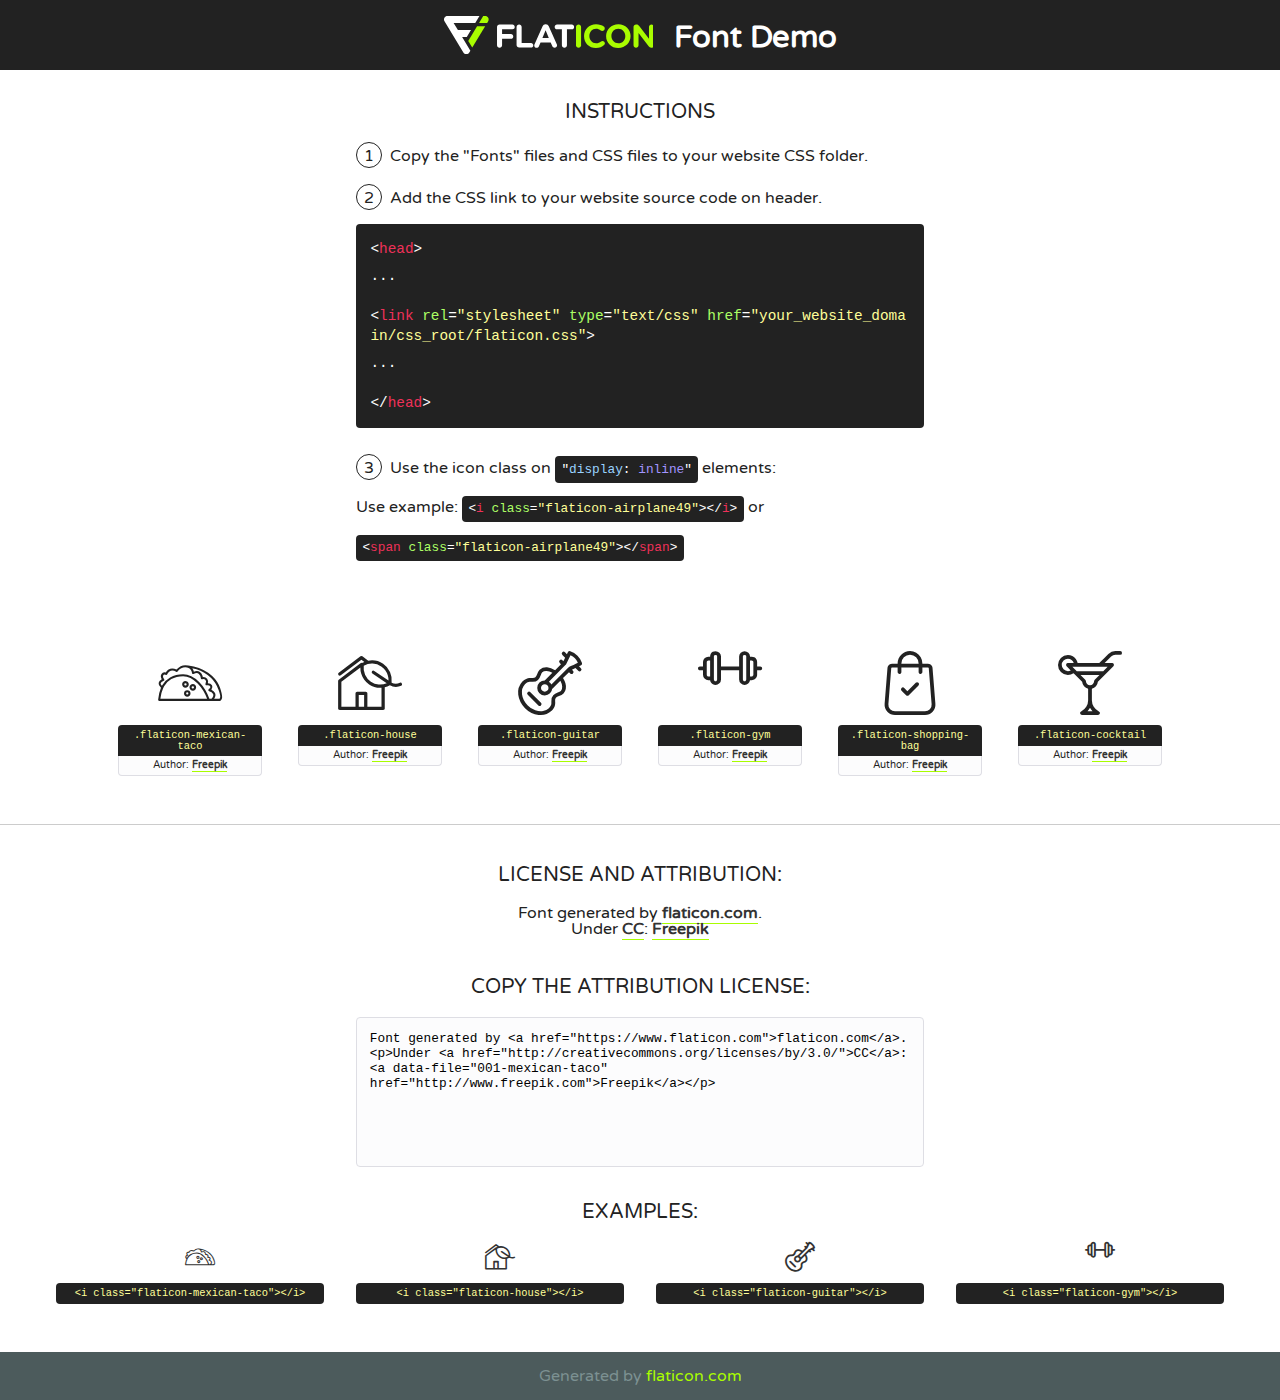
<file: fonts/flaticon/font/flaticon.html>
<!DOCTYPE html>
<!--
  Flaticon icon font: Flaticon
  Creation date: 11/02/2019 11:47
-->
<html>
<!DOCTYPE html>
<html>

<head>
    <title>Flaticon WebFont</title>
    <link href="http://fonts.googleapis.com/css?family=Varela+Round" rel="stylesheet" type="text/css" />
    <link rel="stylesheet" type="text/css" href="flaticon.css">
    <meta charset="UTF-8">
    <style>
    html, body, div, span, applet, object, iframe,
    h1, h2, h3, h4, h5, h6, p, blockquote, pre,
    a, abbr, acronym, address, big, cite, code,
    del, dfn, em, img, ins, kbd, q, s, samp,
    small, strike, strong, sub, sup, tt, var,
    b, u, i, center,
    dl, dt, dd, ol, ul, li,
    fieldset, form, label, legend,
    table, caption, tbody, tfoot, thead, tr, th, td,
    article, aside, canvas, details, embed, 
    figure, figcaption, footer, header, hgroup, 
    menu, nav, output, ruby, section, summary,
    time, mark, audio, video {
        margin: 0;
        padding: 0;
        border: 0;
        font-size: 100%;
        font: inherit;
        vertical-align: baseline;
    }
    /* HTML5 display-role reset for older browsers */
    article, aside, details, figcaption, figure, 
    footer, header, hgroup, menu, nav, section {
        display: block;
    }
    body {
        line-height: 1;
    }
    ol, ul {
        list-style: none;
    }
    blockquote, q {
        quotes: none;
    }
    blockquote:before, blockquote:after,
    q:before, q:after {
        content: '';
        content: none;
    }
    table {
        border-collapse: collapse;
        border-spacing: 0;
    }
    body {
        font-family: 'Varela Round', Helvetica, Arial, sans-serif;
        font-size: 16px;
        color: #222;
    }
    a {
        color: #333;
        border-bottom: 1px solid #a9fd00;
        font-weight: bold;
        text-decoration: none;
    }
    * {
        -moz-box-sizing: border-box;
        -webkit-box-sizing: border-box;
        box-sizing: border-box;
        margin: 0;
        padding: 0;
    }
    [class^="flaticon-"]:before, [class*=" flaticon-"]:before, [class^="flaticon-"]:after, [class*=" flaticon-"]:after {
        font-family: Flaticon;
        font-size: 30px;
        font-style: normal;
        margin-left: 20px;
        color: #333;
    }
    .wrapper {
        max-width: 600px;
        margin: auto;
        padding: 0 1em;
    }
    .title {
        font-size: 1.25em;
        text-align: center;
        margin-bottom: 1em;
        text-transform: uppercase;
    }
    header {
        text-align: center;
        background-color: #222;
        color: #fff;
        padding: 1em;
    }
    header .logo {
        width: 210px;
        height: 38px;
        display: inline-block;
        vertical-align: middle;
        margin-right: 1em;
        border: none;
    }
    header strong {
        font-size: 1.95em;
        font-weight: bold;
        vertical-align: middle;
        margin-top: 5px;
        display: inline-block;
    }
    .demo {
        margin: 2em auto;
        line-height: 1.25em;
    }
    .demo ul li {
        margin-bottom: 1em;
    }
    .demo ul li .num {
        color: #222;
        border-radius: 20px;
        display: inline-block;
        width: 26px;
        padding: 3px;
        height: 26px;
        text-align: center;
        margin-right: 0.5em;
        border: 1px solid #222;
    }
    .demo ul li code {
        background-color: #222;
        border-radius: 4px;
        padding: 0.25em 0.5em;
        display: inline-block;
        color: #fff;
        font-family: Consolas,Monaco,Lucida Console,Liberation Mono,DejaVu Sans Mono,Bitstream Vera Sans Mono,Courier New, monospace;
        font-weight: lighter;
        margin-top: 1em;
        font-size: 0.8em;
        word-break: break-all;
    }
    .demo ul li code.big {
        padding: 1em;
        font-size: 0.9em;
    }
    .demo ul li code .red {
        color: #EF3159;
    }
    .demo ul li code .green {
        color: #ACFF65;
    }
    .demo ul li code .yellow {
        color: #FFFF99;
    }
    .demo ul li code .blue {
        color: #99D3FF;
    }
    .demo ul li code .purple {
        color: #A295FF;
    }
    .demo ul li code .dots {
        margin-top: 0.5em;
        display: block;
    }
    #glyphs {
        border-bottom: 1px solid #ccc;
        padding: 2em 0;
        text-align: center;
    }
    .glyph {
        display: inline-block;
        width: 9em;
        margin: 1em;
        text-align: center;
        vertical-align: top;
        background: #FFF;
    }
    .glyph .glyph-icon {
        padding: 10px;
        display: block;
        font-family:"Flaticon";
        font-size: 64px;
        line-height: 1;
    }
    .glyph .glyph-icon:before {
        font-size: 64px;
        color: #222;
        margin-left: 0;
    }
    .class-name {
        font-size: 0.65em;
        background-color: #222;
        color: #fff;
        border-radius: 4px 4px 0 0;
        padding: 0.5em;
        color: #FFFF99;
        font-family: Consolas,Monaco,Lucida Console,Liberation Mono,DejaVu Sans Mono,Bitstream Vera Sans Mono,Courier New, monospace;
    }
    .author-name {
        font-size: 0.6em;
        background-color: #fcfcfd;
        border: 1px solid #DEDEE4;
        border-top: 0;
        border-radius: 0 0 4px 4px;
        padding: 0.5em;
    }
    .class-name:last-child {
        font-size: 10px;
        color:#888;
    }
    .class-name:last-child a {
        font-size: 10px;
        color:#555;
    }
    .class-name:last-child a:hover {
        color:#a9fd00;
    }
    .glyph > input {
        display: block;
        width: 100px;
        margin: 5px auto;
        text-align: center;
        font-size: 12px;
        cursor: text;
    }
    .glyph > input.icon-input {
        font-family:"Flaticon";
        font-size: 16px;
        margin-bottom: 10px;
    }
    .attribution .title {
        margin-top: 2em;
    }
    .attribution textarea {
        background-color: #fcfcfd;
        padding: 1em;
        border: none;
        box-shadow: none;
        border: 1px solid #DEDEE4;
        border-radius: 4px;
        resize: none;
        width: 100%;
        height: 150px;
        font-size: 0.8em;
        font-family: Consolas,Monaco,Lucida Console,Liberation Mono,DejaVu Sans Mono,Bitstream Vera Sans Mono,Courier New, monospace;
        -webkit-appearance: none;
    }
    .iconsuse {
        margin: 2em auto;
        text-align: center;
        max-width: 1200px;
    }
    .iconsuse:after {
        content: '';
        display: table;
        clear: both;
    }
    .iconsuse .image {
        float: left;
        width: 25%;
        padding: 0 1em;
    }
    .iconsuse .image p {
        margin-bottom: 1em;
    }
    .iconsuse .image span {
        display: block;
        font-size: 0.65em;
        background-color: #222;
        color: #fff;
        border-radius: 4px;
        padding: 0.5em;
        color: #FFFF99;
        margin-top: 1em;
        font-family: Consolas,Monaco,Lucida Console,Liberation Mono,DejaVu Sans Mono,Bitstream Vera Sans Mono,Courier New, monospace;
    }
    #footer {
        text-align: center;
        background-color: #4C5B5C;
        color: #7c9192;
        padding: 1em;
    }
    #footer a {
        border: none;
        color: #a9fd00;
        font-weight: normal;
    }
    @media (max-width: 960px) {
        .iconsuse .image {
            width: 50%;
        }
    }
    @media (max-width: 560px) {
        .iconsuse .image {
            width: 100%;
        }
    }
    </style>
</head>

<body class="characters-off">

    <header>
        <a href="https://www.flaticon.com" target="_blank" class="logo">
            <svg version="1.1" xmlns="http://www.w3.org/2000/svg" xmlns:xlink="http://www.w3.org/1999/xlink" xmlns:a="http://ns.adobe.com/AdobeSVGViewerExtensions/3.0/" viewBox="0 0 560.875 102.036" enable-background="new 0 0 560.875 102.036" xml:space="preserve">
                <defs>
                </defs>
                <g>
                    <g class="letters">
                        <path fill="#ffffff" d="M141.596,29.675c0-3.777,2.985-6.767,6.764-6.767h34.438c3.426,0,6.15,2.728,6.15,6.15
                        c0,3.43-2.724,6.149-6.15,6.149h-27.674v13.091h23.719c3.429,0,6.151,2.724,6.151,6.15c0,3.43-2.723,6.149-6.151,6.149h-23.719
                        v17.574c0,3.773-2.986,6.761-6.764,6.761c-3.779,0-6.764-2.989-6.764-6.761V29.675z"></path>
                        <path fill="#ffffff" d="M193.844,29.149c0-3.781,2.985-6.767,6.764-6.767c3.776,0,6.763,2.985,6.763,6.767v42.957h25.039
                        c3.426,0,6.149,2.726,6.149,6.153c0,3.425-2.723,6.15-6.149,6.15h-31.802c-3.779,0-6.764-2.986-6.764-6.768V29.149z"></path>
                        <path fill="#ffffff" d="M241.891,75.71l21.438-48.407c1.492-3.341,4.215-5.357,7.906-5.357h0.792
                        c3.686,0,6.323,2.017,7.815,5.357l21.439,48.407c0.436,0.967,0.701,1.845,0.701,2.723c0,3.602-2.809,6.501-6.414,6.501
                        c-3.161,0-5.269-1.845-6.499-4.655l-4.132-9.661h-27.059l-4.301,10.102c-1.144,2.631-3.426,4.214-6.237,4.214
                        c-3.517,0-6.24-2.81-6.24-6.325C241.1,77.64,241.451,76.677,241.891,75.71z M279.932,58.666l-8.521-20.297l-8.526,20.297H279.932
                        z"></path>
                        <path fill="#ffffff" d="M314.864,35.387H301.86c-3.429,0-6.239-2.813-6.239-6.238c0-3.429,2.811-6.24,6.239-6.24h39.533
                        c3.426,0,6.237,2.811,6.237,6.24c0,3.425-2.811,6.238-6.237,6.238h-13.001v42.785c0,3.773-2.99,6.761-6.764,6.761
                        c-3.779,0-6.764-2.989-6.764-6.761V35.387z"></path>
                        <path fill="#A9FD00" d="M352.615,29.149c0-3.781,2.985-6.767,6.767-6.767c3.774,0,6.761,2.985,6.761,6.767v49.024
                        c0,3.773-2.987,6.761-6.761,6.761c-3.781,0-6.767-2.989-6.767-6.761V29.149z"></path>
                        <path fill="#A9FD00" d="M374.132,53.836v-0.179c0-17.481,13.178-31.801,32.065-31.801c9.22,0,15.459,2.458,20.557,6.238
                        c1.402,1.054,2.637,2.985,2.637,5.357c0,3.692-2.985,6.59-6.681,6.59c-1.845,0-3.071-0.702-4.044-1.319
                        c-3.776-2.813-7.729-4.393-12.562-4.393c-10.364,0-17.831,8.611-17.831,19.154v0.173c0,10.542,7.291,19.329,17.831,19.329
                        c5.715,0,9.492-1.756,13.359-4.834c1.049-0.874,2.458-1.491,4.039-1.491c3.429,0,6.325,2.813,6.325,6.236
                        c0,2.106-1.056,3.78-2.282,4.834c-5.539,4.834-12.036,7.733-21.878,7.733C387.572,85.464,374.132,71.493,374.132,53.836z"></path>
                        <path fill="#A9FD00" d="M433.009,53.836v-0.179c0-17.481,13.79-31.801,32.766-31.801c18.981,0,32.592,14.143,32.592,31.628v0.173
                        c0,17.483-13.785,31.807-32.769,31.807C446.625,85.464,433.009,71.32,433.009,53.836z M484.224,53.836v-0.179
                        c0-10.539-7.725-19.326-18.626-19.326c-10.893,0-18.449,8.611-18.449,19.154v0.173c0,10.542,7.73,19.329,18.626,19.329
                        C476.676,72.986,484.224,64.378,484.224,53.836z"></path>
                        <path fill="#A9FD00" d="M506.233,29.321c0-3.774,2.99-6.763,6.767-6.763h1.401c3.252,0,5.183,1.583,7.029,3.953l26.093,34.265
                        V29.059c0-3.692,2.99-6.677,6.681-6.677c3.683,0,6.671,2.985,6.671,6.677v48.934c0,3.78-2.987,6.765-6.764,6.765h-0.436
                        c-3.257,0-5.188-1.581-7.034-3.953l-27.056-35.492v32.944c0,3.687-2.985,6.676-6.678,6.676c-3.683,0-6.673-2.989-6.673-6.676
                        V29.321z"></path>
                    </g>
                    <g class="insignia">
                        <path fill="#ffffff" d="M48.372,56.137h12.517l11.156-18.537H37.186L25.688,18.539h57.825L94.668,0H9.271
                        C5.925,0,2.842,1.801,1.198,4.716c-1.644,2.907-1.593,6.482,0.134,9.343l50.38,83.501c1.678,2.781,4.689,4.476,7.938,4.476
                        c3.246,0,6.257-1.695,7.935-4.476l2.898-4.804L48.372,56.137z"></path>
                        <g class="i">
                            <path fill="#A9FD00" d="M93.575,18.539h0.031v0.004l21.652,0.004l2.705-4.488c1.727-2.861,1.778-6.436,0.133-9.343
                            C116.454,1.801,113.371,0,110.026,0h-5.294L93.575,18.539z"></path>
                            <polygon fill="#A9FD00" points="88.291,27.356 64.725,66.486 75.519,84.404 109.942,27.356"></polygon>
                        </g>
                    </g>
                </g>
            </svg>
        </a>
        <strong>Font Demo</strong>
    </header>


    <section class="demo wrapper">

        <p class="title">Instructions</p>

        <ul>
            <li>
                <span class="num">1</span>Copy the "Fonts" files and CSS files to your website CSS folder.
            </li>
            <li>
                <span class="num">2</span>Add the CSS link to your website source code on header.
                <code class="big">
                    &lt;<span class="red">head</span>&gt;
                    <br/><span class="dots">...</span>
                    <br/>&lt;<span class="red">link</span> <span class="green">rel</span>=<span class="yellow">"stylesheet"</span> <span class="green">type</span>=<span class="yellow">"text/css"</span> <span class="green">href</span>=<span class="yellow">"your_website_domain/css_root/flaticon.css"</span>&gt;
                    <br/><span class="dots">...</span>
                    <br/>&lt;/<span class="red">head</span>&gt;
                </code>
            </li>

            <li>
                <p>
                    <span class="num">3</span>Use the icon class on <code>"<span class="blue">display</span>:<span class="purple"> inline</span>"</code> elements:
                    <br />
                    Use example: <code>&lt;<span class="red">i</span> <span class="green">class</span>=<span class="yellow">&quot;flaticon-airplane49&quot;</span>&gt;&lt;/<span class="red">i</span>&gt;</code> or <code>&lt;<span class="red">span</span> <span class="green">class</span>=<span class="yellow">&quot;flaticon-airplane49&quot;</span>&gt;&lt;/<span class="red">span</span>&gt;</code>
            </li>
        </ul>

    </section>




   <section id="glyphs">          
    
      
        <div class="glyph"><div class="glyph-icon flaticon-mexican-taco"></div>
            <div class="class-name">.flaticon-mexican-taco</div>
            <div class="author-name">Author: <a data-file="001-mexican-taco" href="http://www.freepik.com">Freepik</a> </div> 
        </div>        
        
        <div class="glyph"><div class="glyph-icon flaticon-house"></div>
            <div class="class-name">.flaticon-house</div>
            <div class="author-name">Author: <a data-file="002-house" href="http://www.freepik.com">Freepik</a> </div> 
        </div>        
        
        <div class="glyph"><div class="glyph-icon flaticon-guitar"></div>
            <div class="class-name">.flaticon-guitar</div>
            <div class="author-name">Author: <a data-file="003-guitar" href="http://www.freepik.com">Freepik</a> </div> 
        </div>        
        
        <div class="glyph"><div class="glyph-icon flaticon-gym"></div>
            <div class="class-name">.flaticon-gym</div>
            <div class="author-name">Author: <a data-file="004-gym" href="http://www.freepik.com">Freepik</a> </div> 
        </div>        
        
        <div class="glyph"><div class="glyph-icon flaticon-shopping-bag"></div>
            <div class="class-name">.flaticon-shopping-bag</div>
            <div class="author-name">Author: <a data-file="005-shopping-bag" href="http://www.freepik.com">Freepik</a> </div> 
        </div>        
        
        <div class="glyph"><div class="glyph-icon flaticon-cocktail"></div>
            <div class="class-name">.flaticon-cocktail</div>
            <div class="author-name">Author: <a data-file="006-cocktail" href="http://www.freepik.com">Freepik</a> </div> 
        </div>        
        

    </section>



    <section class="attribution wrapper"   style="text-align:center;">

      <div class="title">License and attribution:</div><div class="attrDiv">Font generated by <a href="https://www.flaticon.com">flaticon.com</a>. <div><p>Under <a href="http://creativecommons.org/licenses/by/3.0/">CC</a>: <a data-file="001-mexican-taco" href="http://www.freepik.com">Freepik</a></p>  </div>
      </div>
      <div class="title">Copy the Attribution License:</div>

    <textarea onclick="this.focus();this.select();">Font generated by &lt;a href=&quot;https://www.flaticon.com&quot;&gt;flaticon.com&lt;/a&gt;. <p>Under <a href="http://creativecommons.org/licenses/by/3.0/">CC</a>: <a data-file="001-mexican-taco" href="http://www.freepik.com">Freepik</a></p>  
     </textarea>

    </section>

    <section class="iconsuse">

          <div class="title">Examples:</div>            
             
            <div class="image">
                <p>
                    <i class="glyph-icon flaticon-mexican-taco"></i> 
                    <span>&lt;i class=&quot;flaticon-mexican-taco&quot;&gt;&lt;/i&gt;</span>
                </p>
            </div>
            
            <div class="image">
                <p>
                    <i class="glyph-icon flaticon-house"></i> 
                    <span>&lt;i class=&quot;flaticon-house&quot;&gt;&lt;/i&gt;</span>
                </p>
            </div>
            
            <div class="image">
                <p>
                    <i class="glyph-icon flaticon-guitar"></i> 
                    <span>&lt;i class=&quot;flaticon-guitar&quot;&gt;&lt;/i&gt;</span>
                </p>
            </div>
            
            <div class="image">
                <p>
                    <i class="glyph-icon flaticon-gym"></i> 
                    <span>&lt;i class=&quot;flaticon-gym&quot;&gt;&lt;/i&gt;</span>
                </p>
            </div>
                       
        </div>
                            
    </section>

<div id="footer">
    <div>Generated by <a href="https://www.flaticon.com">flaticon.com</a>
    </div>
</div>



</body>
</html>
</file>
<file: fonts/icomoon/style.css>
@font-face {
  font-family: 'icomoon';
  src:  url('fonts/icomoon.eot?10si43');
  src:  url('fonts/icomoon.eot?10si43#iefix') format('embedded-opentype'),
    url('fonts/icomoon.ttf?10si43') format('truetype'),
    url('fonts/icomoon.woff?10si43') format('woff'),
    url('fonts/icomoon.svg?10si43#icomoon') format('svg');
  font-weight: normal;
  font-style: normal;
}

[class^="icon-"], [class*=" icon-"] {
  /* use !important to prevent issues with browser extensions that change fonts */
  font-family: 'icomoon' !important;
  speak: none;
  font-style: normal;
  font-weight: normal;
  font-variant: normal;
  text-transform: none;
  line-height: 1;

  /* Better Font Rendering =========== */
  -webkit-font-smoothing: antialiased;
  -moz-osx-font-smoothing: grayscale;
}

.icon-asterisk:before {
  content: "\f069";
}
.icon-plus:before {
  content: "\f067";
}
.icon-question:before {
  content: "\f128";
}
.icon-minus:before {
  content: "\f068";
}
.icon-glass:before {
  content: "\f000";
}
.icon-music:before {
  content: "\f001";
}
.icon-search:before {
  content: "\f002";
}
.icon-envelope-o:before {
  content: "\f003";
}
.icon-heart:before {
  content: "\f004";
}
.icon-star:before {
  content: "\f005";
}
.icon-star-o:before {
  content: "\f006";
}
.icon-user:before {
  content: "\f007";
}
.icon-film:before {
  content: "\f008";
}
.icon-th-large:before {
  content: "\f009";
}
.icon-th:before {
  content: "\f00a";
}
.icon-th-list:before {
  content: "\f00b";
}
.icon-check:before {
  content: "\f00c";
}
.icon-close:before {
  content: "\f00d";
}
.icon-remove:before {
  content: "\f00d";
}
.icon-times:before {
  content: "\f00d";
}
.icon-search-plus:before {
  content: "\f00e";
}
.icon-search-minus:before {
  content: "\f010";
}
.icon-power-off:before {
  content: "\f011";
}
.icon-signal:before {
  content: "\f012";
}
.icon-cog:before {
  content: "\f013";
}
.icon-gear:before {
  content: "\f013";
}
.icon-trash-o:before {
  content: "\f014";
}
.icon-home:before {
  content: "\f015";
}
.icon-file-o:before {
  content: "\f016";
}
.icon-clock-o:before {
  content: "\f017";
}
.icon-road:before {
  content: "\f018";
}
.icon-download:before {
  content: "\f019";
}
.icon-arrow-circle-o-down:before {
  content: "\f01a";
}
.icon-arrow-circle-o-up:before {
  content: "\f01b";
}
.icon-inbox:before {
  content: "\f01c";
}
.icon-play-circle-o:before {
  content: "\f01d";
}
.icon-repeat:before {
  content: "\f01e";
}
.icon-rotate-right:before {
  content: "\f01e";
}
.icon-refresh:before {
  content: "\f021";
}
.icon-list-alt:before {
  content: "\f022";
}
.icon-lock:before {
  content: "\f023";
}
.icon-flag:before {
  content: "\f024";
}
.icon-headphones:before {
  content: "\f025";
}
.icon-volume-off:before {
  content: "\f026";
}
.icon-volume-down:before {
  content: "\f027";
}
.icon-volume-up:before {
  content: "\f028";
}
.icon-qrcode:before {
  content: "\f029";
}
.icon-barcode:before {
  content: "\f02a";
}
.icon-tag:before {
  content: "\f02b";
}
.icon-tags:before {
  content: "\f02c";
}
.icon-book:before {
  content: "\f02d";
}
.icon-bookmark:before {
  content: "\f02e";
}
.icon-print:before {
  content: "\f02f";
}
.icon-camera:before {
  content: "\f030";
}
.icon-font:before {
  content: "\f031";
}
.icon-bold:before {
  content: "\f032";
}
.icon-italic:before {
  content: "\f033";
}
.icon-text-height:before {
  content: "\f034";
}
.icon-text-width:before {
  content: "\f035";
}
.icon-align-left:before {
  content: "\f036";
}
.icon-align-center:before {
  content: "\f037";
}
.icon-align-right:before {
  content: "\f038";
}
.icon-align-justify:before {
  content: "\f039";
}
.icon-list:before {
  content: "\f03a";
}
.icon-dedent:before {
  content: "\f03b";
}
.icon-outdent:before {
  content: "\f03b";
}
.icon-indent:before {
  content: "\f03c";
}
.icon-video-camera:before {
  content: "\f03d";
}
.icon-image:before {
  content: "\f03e";
}
.icon-photo:before {
  content: "\f03e";
}
.icon-picture-o:before {
  content: "\f03e";
}
.icon-pencil:before {
  content: "\f040";
}
.icon-map-marker:before {
  content: "\f041";
}
.icon-adjust:before {
  content: "\f042";
}
.icon-tint:before {
  content: "\f043";
}
.icon-edit:before {
  content: "\f044";
}
.icon-pencil-square-o:before {
  content: "\f044";
}
.icon-share-square-o:before {
  content: "\f045";
}
.icon-check-square-o:before {
  content: "\f046";
}
.icon-arrows:before {
  content: "\f047";
}
.icon-step-backward:before {
  content: "\f048";
}
.icon-fast-backward:before {
  content: "\f049";
}
.icon-backward:before {
  content: "\f04a";
}
.icon-play:before {
  content: "\f04b";
}
.icon-pause:before {
  content: "\f04c";
}
.icon-stop:before {
  content: "\f04d";
}
.icon-forward:before {
  content: "\f04e";
}
.icon-fast-forward:before {
  content: "\f050";
}
.icon-step-forward:before {
  content: "\f051";
}
.icon-eject:before {
  content: "\f052";
}
.icon-chevron-left:before {
  content: "\f053";
}
.icon-chevron-right:before {
  content: "\f054";
}
.icon-plus-circle:before {
  content: "\f055";
}
.icon-minus-circle:before {
  content: "\f056";
}
.icon-times-circle:before {
  content: "\f057";
}
.icon-check-circle:before {
  content: "\f058";
}
.icon-question-circle:before {
  content: "\f059";
}
.icon-info-circle:before {
  content: "\f05a";
}
.icon-crosshairs:before {
  content: "\f05b";
}
.icon-times-circle-o:before {
  content: "\f05c";
}
.icon-check-circle-o:before {
  content: "\f05d";
}
.icon-ban:before {
  content: "\f05e";
}
.icon-arrow-left:before {
  content: "\f060";
}
.icon-arrow-right:before {
  content: "\f061";
}
.icon-arrow-up:before {
  content: "\f062";
}
.icon-arrow-down:before {
  content: "\f063";
}
.icon-mail-forward:before {
  content: "\f064";
}
.icon-share:before {
  content: "\f064";
}
.icon-expand:before {
  content: "\f065";
}
.icon-compress:before {
  content: "\f066";
}
.icon-exclamation-circle:before {
  content: "\f06a";
}
.icon-gift:before {
  content: "\f06b";
}
.icon-leaf:before {
  content: "\f06c";
}
.icon-fire:before {
  content: "\f06d";
}
.icon-eye:before {
  content: "\f06e";
}
.icon-eye-slash:before {
  content: "\f070";
}
.icon-exclamation-triangle:before {
  content: "\f071";
}
.icon-warning:before {
  content: "\f071";
}
.icon-plane:before {
  content: "\f072";
}
.icon-calendar:before {
  content: "\f073";
}
.icon-random:before {
  content: "\f074";
}
.icon-comment:before {
  content: "\f075";
}
.icon-magnet:before {
  content: "\f076";
}
.icon-chevron-up:before {
  content: "\f077";
}
.icon-chevron-down:before {
  content: "\f078";
}
.icon-retweet:before {
  content: "\f079";
}
.icon-shopping-cart:before {
  content: "\f07a";
}
.icon-folder:before {
  content: "\f07b";
}
.icon-folder-open:before {
  content: "\f07c";
}
.icon-arrows-v:before {
  content: "\f07d";
}
.icon-arrows-h:before {
  content: "\f07e";
}
.icon-bar-chart:before {
  content: "\f080";
}
.icon-bar-chart-o:before {
  content: "\f080";
}
.icon-twitter-square:before {
  content: "\f081";
}
.icon-facebook-square:before {
  content: "\f082";
}
.icon-camera-retro:before {
  content: "\f083";
}
.icon-key:before {
  content: "\f084";
}
.icon-cogs:before {
  content: "\f085";
}
.icon-gears:before {
  content: "\f085";
}
.icon-comments:before {
  content: "\f086";
}
.icon-thumbs-o-up:before {
  content: "\f087";
}
.icon-thumbs-o-down:before {
  content: "\f088";
}
.icon-star-half:before {
  content: "\f089";
}
.icon-heart-o:before {
  content: "\f08a";
}
.icon-sign-out:before {
  content: "\f08b";
}
.icon-linkedin-square:before {
  content: "\f08c";
}
.icon-thumb-tack:before {
  content: "\f08d";
}
.icon-external-link:before {
  content: "\f08e";
}
.icon-sign-in:before {
  content: "\f090";
}
.icon-trophy:before {
  content: "\f091";
}
.icon-github-square:before {
  content: "\f092";
}
.icon-upload:before {
  content: "\f093";
}
.icon-lemon-o:before {
  content: "\f094";
}
.icon-phone:before {
  content: "\f095";
}
.icon-square-o:before {
  content: "\f096";
}
.icon-bookmark-o:before {
  content: "\f097";
}
.icon-phone-square:before {
  content: "\f098";
}
.icon-twitter:before {
  content: "\f099";
}
.icon-facebook:before {
  content: "\f09a";
}
.icon-facebook-f:before {
  content: "\f09a";
}
.icon-github:before {
  content: "\f09b";
}
.icon-unlock:before {
  content: "\f09c";
}
.icon-credit-card:before {
  content: "\f09d";
}
.icon-feed:before {
  content: "\f09e";
}
.icon-rss:before {
  content: "\f09e";
}
.icon-hdd-o:before {
  content: "\f0a0";
}
.icon-bullhorn:before {
  content: "\f0a1";
}
.icon-bell-o:before {
  content: "\f0a2";
}
.icon-certificate:before {
  content: "\f0a3";
}
.icon-hand-o-right:before {
  content: "\f0a4";
}
.icon-hand-o-left:before {
  content: "\f0a5";
}
.icon-hand-o-up:before {
  content: "\f0a6";
}
.icon-hand-o-down:before {
  content: "\f0a7";
}
.icon-arrow-circle-left:before {
  content: "\f0a8";
}
.icon-arrow-circle-right:before {
  content: "\f0a9";
}
.icon-arrow-circle-up:before {
  content: "\f0aa";
}
.icon-arrow-circle-down:before {
  content: "\f0ab";
}
.icon-globe:before {
  content: "\f0ac";
}
.icon-wrench:before {
  content: "\f0ad";
}
.icon-tasks:before {
  content: "\f0ae";
}
.icon-filter:before {
  content: "\f0b0";
}
.icon-briefcase:before {
  content: "\f0b1";
}
.icon-arrows-alt:before {
  content: "\f0b2";
}
.icon-group:before {
  content: "\f0c0";
}
.icon-users:before {
  content: "\f0c0";
}
.icon-chain:before {
  content: "\f0c1";
}
.icon-link:before {
  content: "\f0c1";
}
.icon-cloud:before {
  content: "\f0c2";
}
.icon-flask:before {
  content: "\f0c3";
}
.icon-cut:before {
  content: "\f0c4";
}
.icon-scissors:before {
  content: "\f0c4";
}
.icon-copy:before {
  content: "\f0c5";
}
.icon-files-o:before {
  content: "\f0c5";
}
.icon-paperclip:before {
  content: "\f0c6";
}
.icon-floppy-o:before {
  content: "\f0c7";
}
.icon-save:before {
  content: "\f0c7";
}
.icon-square:before {
  content: "\f0c8";
}
.icon-bars:before {
  content: "\f0c9";
}
.icon-navicon:before {
  content: "\f0c9";
}
.icon-reorder:before {
  content: "\f0c9";
}
.icon-list-ul:before {
  content: "\f0ca";
}
.icon-list-ol:before {
  content: "\f0cb";
}
.icon-strikethrough:before {
  content: "\f0cc";
}
.icon-underline:before {
  content: "\f0cd";
}
.icon-table:before {
  content: "\f0ce";
}
.icon-magic:before {
  content: "\f0d0";
}
.icon-truck:before {
  content: "\f0d1";
}
.icon-pinterest:before {
  content: "\f0d2";
}
.icon-pinterest-square:before {
  content: "\f0d3";
}
.icon-google-plus-square:before {
  content: "\f0d4";
}
.icon-google-plus:before {
  content: "\f0d5";
}
.icon-money:before {
  content: "\f0d6";
}
.icon-caret-down:before {
  content: "\f0d7";
}
.icon-caret-up:before {
  content: "\f0d8";
}
.icon-caret-left:before {
  content: "\f0d9";
}
.icon-caret-right:before {
  content: "\f0da";
}
.icon-columns:before {
  content: "\f0db";
}
.icon-sort:before {
  content: "\f0dc";
}
.icon-unsorted:before {
  content: "\f0dc";
}
.icon-sort-desc:before {
  content: "\f0dd";
}
.icon-sort-down:before {
  content: "\f0dd";
}
.icon-sort-asc:before {
  content: "\f0de";
}
.icon-sort-up:before {
  content: "\f0de";
}
.icon-envelope:before {
  content: "\f0e0";
}
.icon-linkedin:before {
  content: "\f0e1";
}
.icon-rotate-left:before {
  content: "\f0e2";
}
.icon-undo:before {
  content: "\f0e2";
}
.icon-gavel:before {
  content: "\f0e3";
}
.icon-legal:before {
  content: "\f0e3";
}
.icon-dashboard:before {
  content: "\f0e4";
}
.icon-tachometer:before {
  content: "\f0e4";
}
.icon-comment-o:before {
  content: "\f0e5";
}
.icon-comments-o:before {
  content: "\f0e6";
}
.icon-bolt:before {
  content: "\f0e7";
}
.icon-flash:before {
  content: "\f0e7";
}
.icon-sitemap:before {
  content: "\f0e8";
}
.icon-umbrella:before {
  content: "\f0e9";
}
.icon-clipboard:before {
  content: "\f0ea";
}
.icon-paste:before {
  content: "\f0ea";
}
.icon-lightbulb-o:before {
  content: "\f0eb";
}
.icon-exchange:before {
  content: "\f0ec";
}
.icon-cloud-download:before {
  content: "\f0ed";
}
.icon-cloud-upload:before {
  content: "\f0ee";
}
.icon-user-md:before {
  content: "\f0f0";
}
.icon-stethoscope:before {
  content: "\f0f1";
}
.icon-suitcase:before {
  content: "\f0f2";
}
.icon-bell:before {
  content: "\f0f3";
}
.icon-coffee:before {
  content: "\f0f4";
}
.icon-cutlery:before {
  content: "\f0f5";
}
.icon-file-text-o:before {
  content: "\f0f6";
}
.icon-building-o:before {
  content: "\f0f7";
}
.icon-hospital-o:before {
  content: "\f0f8";
}
.icon-ambulance:before {
  content: "\f0f9";
}
.icon-medkit:before {
  content: "\f0fa";
}
.icon-fighter-jet:before {
  content: "\f0fb";
}
.icon-beer:before {
  content: "\f0fc";
}
.icon-h-square:before {
  content: "\f0fd";
}
.icon-plus-square:before {
  content: "\f0fe";
}
.icon-angle-double-left:before {
  content: "\f100";
}
.icon-angle-double-right:before {
  content: "\f101";
}
.icon-angle-double-up:before {
  content: "\f102";
}
.icon-angle-double-down:before {
  content: "\f103";
}
.icon-angle-left:before {
  content: "\f104";
}
.icon-angle-right:before {
  content: "\f105";
}
.icon-angle-up:before {
  content: "\f106";
}
.icon-angle-down:before {
  content: "\f107";
}
.icon-desktop:before {
  content: "\f108";
}
.icon-laptop:before {
  content: "\f109";
}
.icon-tablet:before {
  content: "\f10a";
}
.icon-mobile:before {
  content: "\f10b";
}
.icon-mobile-phone:before {
  content: "\f10b";
}
.icon-circle-o:before {
  content: "\f10c";
}
.icon-quote-left:before {
  content: "\f10d";
}
.icon-quote-right:before {
  content: "\f10e";
}
.icon-spinner:before {
  content: "\f110";
}
.icon-circle:before {
  content: "\f111";
}
.icon-mail-reply:before {
  content: "\f112";
}
.icon-reply:before {
  content: "\f112";
}
.icon-github-alt:before {
  content: "\f113";
}
.icon-folder-o:before {
  content: "\f114";
}
.icon-folder-open-o:before {
  content: "\f115";
}
.icon-smile-o:before {
  content: "\f118";
}
.icon-frown-o:before {
  content: "\f119";
}
.icon-meh-o:before {
  content: "\f11a";
}
.icon-gamepad:before {
  content: "\f11b";
}
.icon-keyboard-o:before {
  content: "\f11c";
}
.icon-flag-o:before {
  content: "\f11d";
}
.icon-flag-checkered:before {
  content: "\f11e";
}
.icon-terminal:before {
  content: "\f120";
}
.icon-code:before {
  content: "\f121";
}
.icon-mail-reply-all:before {
  content: "\f122";
}
.icon-reply-all:before {
  content: "\f122";
}
.icon-star-half-empty:before {
  content: "\f123";
}
.icon-star-half-full:before {
  content: "\f123";
}
.icon-star-half-o:before {
  content: "\f123";
}
.icon-location-arrow:before {
  content: "\f124";
}
.icon-crop:before {
  content: "\f125";
}
.icon-code-fork:before {
  content: "\f126";
}
.icon-chain-broken:before {
  content: "\f127";
}
.icon-unlink:before {
  content: "\f127";
}
.icon-info:before {
  content: "\f129";
}
.icon-exclamation:before {
  content: "\f12a";
}
.icon-superscript:before {
  content: "\f12b";
}
.icon-subscript:before {
  content: "\f12c";
}
.icon-eraser:before {
  content: "\f12d";
}
.icon-puzzle-piece:before {
  content: "\f12e";
}
.icon-microphone:before {
  content: "\f130";
}
.icon-microphone-slash:before {
  content: "\f131";
}
.icon-shield:before {
  content: "\f132";
}
.icon-calendar-o:before {
  content: "\f133";
}
.icon-fire-extinguisher:before {
  content: "\f134";
}
.icon-rocket:before {
  content: "\f135";
}
.icon-maxcdn:before {
  content: "\f136";
}
.icon-chevron-circle-left:before {
  content: "\f137";
}
.icon-chevron-circle-right:before {
  content: "\f138";
}
.icon-chevron-circle-up:before {
  content: "\f139";
}
.icon-chevron-circle-down:before {
  content: "\f13a";
}
.icon-html5:before {
  content: "\f13b";
}
.icon-css3:before {
  content: "\f13c";
}
.icon-anchor:before {
  content: "\f13d";
}
.icon-unlock-alt:before {
  content: "\f13e";
}
.icon-bullseye:before {
  content: "\f140";
}
.icon-ellipsis-h:before {
  content: "\f141";
}
.icon-ellipsis-v:before {
  content: "\f142";
}
.icon-rss-square:before {
  content: "\f143";
}
.icon-play-circle:before {
  content: "\f144";
}
.icon-ticket:before {
  content: "\f145";
}
.icon-minus-square:before {
  content: "\f146";
}
.icon-minus-square-o:before {
  content: "\f147";
}
.icon-level-up:before {
  content: "\f148";
}
.icon-level-down:before {
  content: "\f149";
}
.icon-check-square:before {
  content: "\f14a";
}
.icon-pencil-square:before {
  content: "\f14b";
}
.icon-external-link-square:before {
  content: "\f14c";
}
.icon-share-square:before {
  content: "\f14d";
}
.icon-compass:before {
  content: "\f14e";
}
.icon-caret-square-o-down:before {
  content: "\f150";
}
.icon-toggle-down:before {
  content: "\f150";
}
.icon-caret-square-o-up:before {
  content: "\f151";
}
.icon-toggle-up:before {
  content: "\f151";
}
.icon-caret-square-o-right:before {
  content: "\f152";
}
.icon-toggle-right:before {
  content: "\f152";
}
.icon-eur:before {
  content: "\f153";
}
.icon-euro:before {
  content: "\f153";
}
.icon-gbp:before {
  content: "\f154";
}
.icon-dollar:before {
  content: "\f155";
}
.icon-usd:before {
  content: "\f155";
}
.icon-inr:before {
  content: "\f156";
}
.icon-rupee:before {
  content: "\f156";
}
.icon-cny:before {
  content: "\f157";
}
.icon-jpy:before {
  content: "\f157";
}
.icon-rmb:before {
  content: "\f157";
}
.icon-yen:before {
  content: "\f157";
}
.icon-rouble:before {
  content: "\f158";
}
.icon-rub:before {
  content: "\f158";
}
.icon-ruble:before {
  content: "\f158";
}
.icon-krw:before {
  content: "\f159";
}
.icon-won:before {
  content: "\f159";
}
.icon-bitcoin:before {
  content: "\f15a";
}
.icon-btc:before {
  content: "\f15a";
}
.icon-file:before {
  content: "\f15b";
}
.icon-file-text:before {
  content: "\f15c";
}
.icon-sort-alpha-asc:before {
  content: "\f15d";
}
.icon-sort-alpha-desc:before {
  content: "\f15e";
}
.icon-sort-amount-asc:before {
  content: "\f160";
}
.icon-sort-amount-desc:before {
  content: "\f161";
}
.icon-sort-numeric-asc:before {
  content: "\f162";
}
.icon-sort-numeric-desc:before {
  content: "\f163";
}
.icon-thumbs-up:before {
  content: "\f164";
}
.icon-thumbs-down:before {
  content: "\f165";
}
.icon-youtube-square:before {
  content: "\f166";
}
.icon-youtube:before {
  content: "\f167";
}
.icon-xing:before {
  content: "\f168";
}
.icon-xing-square:before {
  content: "\f169";
}
.icon-youtube-play:before {
  content: "\f16a";
}
.icon-dropbox:before {
  content: "\f16b";
}
.icon-stack-overflow:before {
  content: "\f16c";
}
.icon-instagram:before {
  content: "\f16d";
}
.icon-flickr:before {
  content: "\f16e";
}
.icon-adn:before {
  content: "\f170";
}
.icon-bitbucket:before {
  content: "\f171";
}
.icon-bitbucket-square:before {
  content: "\f172";
}
.icon-tumblr:before {
  content: "\f173";
}
.icon-tumblr-square:before {
  content: "\f174";
}
.icon-long-arrow-down:before {
  content: "\f175";
}
.icon-long-arrow-up:before {
  content: "\f176";
}
.icon-long-arrow-left:before {
  content: "\f177";
}
.icon-long-arrow-right:before {
  content: "\f178";
}
.icon-apple:before {
  content: "\f179";
}
.icon-windows:before {
  content: "\f17a";
}
.icon-android:before {
  content: "\f17b";
}
.icon-linux:before {
  content: "\f17c";
}
.icon-dribbble:before {
  content: "\f17d";
}
.icon-skype:before {
  content: "\f17e";
}
.icon-foursquare:before {
  content: "\f180";
}
.icon-trello:before {
  content: "\f181";
}
.icon-female:before {
  content: "\f182";
}
.icon-male:before {
  content: "\f183";
}
.icon-gittip:before {
  content: "\f184";
}
.icon-gratipay:before {
  content: "\f184";
}
.icon-sun-o:before {
  content: "\f185";
}
.icon-moon-o:before {
  content: "\f186";
}
.icon-archive:before {
  content: "\f187";
}
.icon-bug:before {
  content: "\f188";
}
.icon-vk:before {
  content: "\f189";
}
.icon-weibo:before {
  content: "\f18a";
}
.icon-renren:before {
  content: "\f18b";
}
.icon-pagelines:before {
  content: "\f18c";
}
.icon-stack-exchange:before {
  content: "\f18d";
}
.icon-arrow-circle-o-right:before {
  content: "\f18e";
}
.icon-arrow-circle-o-left:before {
  content: "\f190";
}
.icon-caret-square-o-left:before {
  content: "\f191";
}
.icon-toggle-left:before {
  content: "\f191";
}
.icon-dot-circle-o:before {
  content: "\f192";
}
.icon-wheelchair:before {
  content: "\f193";
}
.icon-vimeo-square:before {
  content: "\f194";
}
.icon-try:before {
  content: "\f195";
}
.icon-turkish-lira:before {
  content: "\f195";
}
.icon-plus-square-o:before {
  content: "\f196";
}
.icon-space-shuttle:before {
  content: "\f197";
}
.icon-slack:before {
  content: "\f198";
}
.icon-envelope-square:before {
  content: "\f199";
}
.icon-wordpress:before {
  content: "\f19a";
}
.icon-openid:before {
  content: "\f19b";
}
.icon-bank:before {
  content: "\f19c";
}
.icon-institution:before {
  content: "\f19c";
}
.icon-university:before {
  content: "\f19c";
}
.icon-graduation-cap:before {
  content: "\f19d";
}
.icon-mortar-board:before {
  content: "\f19d";
}
.icon-yahoo:before {
  content: "\f19e";
}
.icon-google:before {
  content: "\f1a0";
}
.icon-reddit:before {
  content: "\f1a1";
}
.icon-reddit-square:before {
  content: "\f1a2";
}
.icon-stumbleupon-circle:before {
  content: "\f1a3";
}
.icon-stumbleupon:before {
  content: "\f1a4";
}
.icon-delicious:before {
  content: "\f1a5";
}
.icon-digg:before {
  content: "\f1a6";
}
.icon-pied-piper-pp:before {
  content: "\f1a7";
}
.icon-pied-piper-alt:before {
  content: "\f1a8";
}
.icon-drupal:before {
  content: "\f1a9";
}
.icon-joomla:before {
  content: "\f1aa";
}
.icon-language:before {
  content: "\f1ab";
}
.icon-fax:before {
  content: "\f1ac";
}
.icon-building:before {
  content: "\f1ad";
}
.icon-child:before {
  content: "\f1ae";
}
.icon-paw:before {
  content: "\f1b0";
}
.icon-spoon:before {
  content: "\f1b1";
}
.icon-cube:before {
  content: "\f1b2";
}
.icon-cubes:before {
  content: "\f1b3";
}
.icon-behance:before {
  content: "\f1b4";
}
.icon-behance-square:before {
  content: "\f1b5";
}
.icon-steam:before {
  content: "\f1b6";
}
.icon-steam-square:before {
  content: "\f1b7";
}
.icon-recycle:before {
  content: "\f1b8";
}
.icon-automobile:before {
  content: "\f1b9";
}
.icon-car:before {
  content: "\f1b9";
}
.icon-cab:before {
  content: "\f1ba";
}
.icon-taxi:before {
  content: "\f1ba";
}
.icon-tree:before {
  content: "\f1bb";
}
.icon-spotify:before {
  content: "\f1bc";
}
.icon-deviantart:before {
  content: "\f1bd";
}
.icon-soundcloud:before {
  content: "\f1be";
}
.icon-database:before {
  content: "\f1c0";
}
.icon-file-pdf-o:before {
  content: "\f1c1";
}
.icon-file-word-o:before {
  content: "\f1c2";
}
.icon-file-excel-o:before {
  content: "\f1c3";
}
.icon-file-powerpoint-o:before {
  content: "\f1c4";
}
.icon-file-image-o:before {
  content: "\f1c5";
}
.icon-file-photo-o:before {
  content: "\f1c5";
}
.icon-file-picture-o:before {
  content: "\f1c5";
}
.icon-file-archive-o:before {
  content: "\f1c6";
}
.icon-file-zip-o:before {
  content: "\f1c6";
}
.icon-file-audio-o:before {
  content: "\f1c7";
}
.icon-file-sound-o:before {
  content: "\f1c7";
}
.icon-file-movie-o:before {
  content: "\f1c8";
}
.icon-file-video-o:before {
  content: "\f1c8";
}
.icon-file-code-o:before {
  content: "\f1c9";
}
.icon-vine:before {
  content: "\f1ca";
}
.icon-codepen:before {
  content: "\f1cb";
}
.icon-jsfiddle:before {
  content: "\f1cc";
}
.icon-life-bouy:before {
  content: "\f1cd";
}
.icon-life-buoy:before {
  content: "\f1cd";
}
.icon-life-ring:before {
  content: "\f1cd";
}
.icon-life-saver:before {
  content: "\f1cd";
}
.icon-support:before {
  content: "\f1cd";
}
.icon-circle-o-notch:before {
  content: "\f1ce";
}
.icon-ra:before {
  content: "\f1d0";
}
.icon-rebel:before {
  content: "\f1d0";
}
.icon-resistance:before {
  content: "\f1d0";
}
.icon-empire:before {
  content: "\f1d1";
}
.icon-ge:before {
  content: "\f1d1";
}
.icon-git-square:before {
  content: "\f1d2";
}
.icon-git:before {
  content: "\f1d3";
}
.icon-hacker-news:before {
  content: "\f1d4";
}
.icon-y-combinator-square:before {
  content: "\f1d4";
}
.icon-yc-square:before {
  content: "\f1d4";
}
.icon-tencent-weibo:before {
  content: "\f1d5";
}
.icon-qq:before {
  content: "\f1d6";
}
.icon-wechat:before {
  content: "\f1d7";
}
.icon-weixin:before {
  content: "\f1d7";
}
.icon-paper-plane:before {
  content: "\f1d8";
}
.icon-send:before {
  content: "\f1d8";
}
.icon-paper-plane-o:before {
  content: "\f1d9";
}
.icon-send-o:before {
  content: "\f1d9";
}
.icon-history:before {
  content: "\f1da";
}
.icon-circle-thin:before {
  content: "\f1db";
}
.icon-header:before {
  content: "\f1dc";
}
.icon-paragraph:before {
  content: "\f1dd";
}
.icon-sliders:before {
  content: "\f1de";
}
.icon-share-alt:before {
  content: "\f1e0";
}
.icon-share-alt-square:before {
  content: "\f1e1";
}
.icon-bomb:before {
  content: "\f1e2";
}
.icon-futbol-o:before {
  content: "\f1e3";
}
.icon-soccer-ball-o:before {
  content: "\f1e3";
}
.icon-tty:before {
  content: "\f1e4";
}
.icon-binoculars:before {
  content: "\f1e5";
}
.icon-plug:before {
  content: "\f1e6";
}
.icon-slideshare:before {
  content: "\f1e7";
}
.icon-twitch:before {
  content: "\f1e8";
}
.icon-yelp:before {
  content: "\f1e9";
}
.icon-newspaper-o:before {
  content: "\f1ea";
}
.icon-wifi:before {
  content: "\f1eb";
}
.icon-calculator:before {
  content: "\f1ec";
}
.icon-paypal:before {
  content: "\f1ed";
}
.icon-google-wallet:before {
  content: "\f1ee";
}
.icon-cc-visa:before {
  content: "\f1f0";
}
.icon-cc-mastercard:before {
  content: "\f1f1";
}
.icon-cc-discover:before {
  content: "\f1f2";
}
.icon-cc-amex:before {
  content: "\f1f3";
}
.icon-cc-paypal:before {
  content: "\f1f4";
}
.icon-cc-stripe:before {
  content: "\f1f5";
}
.icon-bell-slash:before {
  content: "\f1f6";
}
.icon-bell-slash-o:before {
  content: "\f1f7";
}
.icon-trash:before {
  content: "\f1f8";
}
.icon-copyright:before {
  content: "\f1f9";
}
.icon-at:before {
  content: "\f1fa";
}
.icon-eyedropper:before {
  content: "\f1fb";
}
.icon-paint-brush:before {
  content: "\f1fc";
}
.icon-birthday-cake:before {
  content: "\f1fd";
}
.icon-area-chart:before {
  content: "\f1fe";
}
.icon-pie-chart:before {
  content: "\f200";
}
.icon-line-chart:before {
  content: "\f201";
}
.icon-lastfm:before {
  content: "\f202";
}
.icon-lastfm-square:before {
  content: "\f203";
}
.icon-toggle-off:before {
  content: "\f204";
}
.icon-toggle-on:before {
  content: "\f205";
}
.icon-bicycle:before {
  content: "\f206";
}
.icon-bus:before {
  content: "\f207";
}
.icon-ioxhost:before {
  content: "\f208";
}
.icon-angellist:before {
  content: "\f209";
}
.icon-cc:before {
  content: "\f20a";
}
.icon-ils:before {
  content: "\f20b";
}
.icon-shekel:before {
  content: "\f20b";
}
.icon-sheqel:before {
  content: "\f20b";
}
.icon-meanpath:before {
  content: "\f20c";
}
.icon-buysellads:before {
  content: "\f20d";
}
.icon-connectdevelop:before {
  content: "\f20e";
}
.icon-dashcube:before {
  content: "\f210";
}
.icon-forumbee:before {
  content: "\f211";
}
.icon-leanpub:before {
  content: "\f212";
}
.icon-sellsy:before {
  content: "\f213";
}
.icon-shirtsinbulk:before {
  content: "\f214";
}
.icon-simplybuilt:before {
  content: "\f215";
}
.icon-skyatlas:before {
  content: "\f216";
}
.icon-cart-plus:before {
  content: "\f217";
}
.icon-cart-arrow-down:before {
  content: "\f218";
}
.icon-diamond:before {
  content: "\f219";
}
.icon-ship:before {
  content: "\f21a";
}
.icon-user-secret:before {
  content: "\f21b";
}
.icon-motorcycle:before {
  content: "\f21c";
}
.icon-street-view:before {
  content: "\f21d";
}
.icon-heartbeat:before {
  content: "\f21e";
}
.icon-venus:before {
  content: "\f221";
}
.icon-mars:before {
  content: "\f222";
}
.icon-mercury:before {
  content: "\f223";
}
.icon-intersex:before {
  content: "\f224";
}
.icon-transgender:before {
  content: "\f224";
}
.icon-transgender-alt:before {
  content: "\f225";
}
.icon-venus-double:before {
  content: "\f226";
}
.icon-mars-double:before {
  content: "\f227";
}
.icon-venus-mars:before {
  content: "\f228";
}
.icon-mars-stroke:before {
  content: "\f229";
}
.icon-mars-stroke-v:before {
  content: "\f22a";
}
.icon-mars-stroke-h:before {
  content: "\f22b";
}
.icon-neuter:before {
  content: "\f22c";
}
.icon-genderless:before {
  content: "\f22d";
}
.icon-facebook-official:before {
  content: "\f230";
}
.icon-pinterest-p:before {
  content: "\f231";
}
.icon-whatsapp:before {
  content: "\f232";
}
.icon-server:before {
  content: "\f233";
}
.icon-user-plus:before {
  content: "\f234";
}
.icon-user-times:before {
  content: "\f235";
}
.icon-bed:before {
  content: "\f236";
}
.icon-hotel:before {
  content: "\f236";
}
.icon-viacoin:before {
  content: "\f237";
}
.icon-train:before {
  content: "\f238";
}
.icon-subway:before {
  content: "\f239";
}
.icon-medium:before {
  content: "\f23a";
}
.icon-y-combinator:before {
  content: "\f23b";
}
.icon-yc:before {
  content: "\f23b";
}
.icon-optin-monster:before {
  content: "\f23c";
}
.icon-opencart:before {
  content: "\f23d";
}
.icon-expeditedssl:before {
  content: "\f23e";
}
.icon-battery:before {
  content: "\f240";
}
.icon-battery-4:before {
  content: "\f240";
}
.icon-battery-full:before {
  content: "\f240";
}
.icon-battery-3:before {
  content: "\f241";
}
.icon-battery-three-quarters:before {
  content: "\f241";
}
.icon-battery-2:before {
  content: "\f242";
}
.icon-battery-half:before {
  content: "\f242";
}
.icon-battery-1:before {
  content: "\f243";
}
.icon-battery-quarter:before {
  content: "\f243";
}
.icon-battery-0:before {
  content: "\f244";
}
.icon-battery-empty:before {
  content: "\f244";
}
.icon-mouse-pointer:before {
  content: "\f245";
}
.icon-i-cursor:before {
  content: "\f246";
}
.icon-object-group:before {
  content: "\f247";
}
.icon-object-ungroup:before {
  content: "\f248";
}
.icon-sticky-note:before {
  content: "\f249";
}
.icon-sticky-note-o:before {
  content: "\f24a";
}
.icon-cc-jcb:before {
  content: "\f24b";
}
.icon-cc-diners-club:before {
  content: "\f24c";
}
.icon-clone:before {
  content: "\f24d";
}
.icon-balance-scale:before {
  content: "\f24e";
}
.icon-hourglass-o:before {
  content: "\f250";
}
.icon-hourglass-1:before {
  content: "\f251";
}
.icon-hourglass-start:before {
  content: "\f251";
}
.icon-hourglass-2:before {
  content: "\f252";
}
.icon-hourglass-half:before {
  content: "\f252";
}
.icon-hourglass-3:before {
  content: "\f253";
}
.icon-hourglass-end:before {
  content: "\f253";
}
.icon-hourglass:before {
  content: "\f254";
}
.icon-hand-grab-o:before {
  content: "\f255";
}
.icon-hand-rock-o:before {
  content: "\f255";
}
.icon-hand-paper-o:before {
  content: "\f256";
}
.icon-hand-stop-o:before {
  content: "\f256";
}
.icon-hand-scissors-o:before {
  content: "\f257";
}
.icon-hand-lizard-o:before {
  content: "\f258";
}
.icon-hand-spock-o:before {
  content: "\f259";
}
.icon-hand-pointer-o:before {
  content: "\f25a";
}
.icon-hand-peace-o:before {
  content: "\f25b";
}
.icon-trademark:before {
  content: "\f25c";
}
.icon-registered:before {
  content: "\f25d";
}
.icon-creative-commons:before {
  content: "\f25e";
}
.icon-gg:before {
  content: "\f260";
}
.icon-gg-circle:before {
  content: "\f261";
}
.icon-tripadvisor:before {
  content: "\f262";
}
.icon-odnoklassniki:before {
  content: "\f263";
}
.icon-odnoklassniki-square:before {
  content: "\f264";
}
.icon-get-pocket:before {
  content: "\f265";
}
.icon-wikipedia-w:before {
  content: "\f266";
}
.icon-safari:before {
  content: "\f267";
}
.icon-chrome:before {
  content: "\f268";
}
.icon-firefox:before {
  content: "\f269";
}
.icon-opera:before {
  content: "\f26a";
}
.icon-internet-explorer:before {
  content: "\f26b";
}
.icon-television:before {
  content: "\f26c";
}
.icon-tv:before {
  content: "\f26c";
}
.icon-contao:before {
  content: "\f26d";
}
.icon-500px:before {
  content: "\f26e";
}
.icon-amazon:before {
  content: "\f270";
}
.icon-calendar-plus-o:before {
  content: "\f271";
}
.icon-calendar-minus-o:before {
  content: "\f272";
}
.icon-calendar-times-o:before {
  content: "\f273";
}
.icon-calendar-check-o:before {
  content: "\f274";
}
.icon-industry:before {
  content: "\f275";
}
.icon-map-pin:before {
  content: "\f276";
}
.icon-map-signs:before {
  content: "\f277";
}
.icon-map-o:before {
  content: "\f278";
}
.icon-map:before {
  content: "\f279";
}
.icon-commenting:before {
  content: "\f27a";
}
.icon-commenting-o:before {
  content: "\f27b";
}
.icon-houzz:before {
  content: "\f27c";
}
.icon-vimeo:before {
  content: "\f27d";
}
.icon-black-tie:before {
  content: "\f27e";
}
.icon-fonticons:before {
  content: "\f280";
}
.icon-reddit-alien:before {
  content: "\f281";
}
.icon-edge:before {
  content: "\f282";
}
.icon-credit-card-alt:before {
  content: "\f283";
}
.icon-codiepie:before {
  content: "\f284";
}
.icon-modx:before {
  content: "\f285";
}
.icon-fort-awesome:before {
  content: "\f286";
}
.icon-usb:before {
  content: "\f287";
}
.icon-product-hunt:before {
  content: "\f288";
}
.icon-mixcloud:before {
  content: "\f289";
}
.icon-scribd:before {
  content: "\f28a";
}
.icon-pause-circle:before {
  content: "\f28b";
}
.icon-pause-circle-o:before {
  content: "\f28c";
}
.icon-stop-circle:before {
  content: "\f28d";
}
.icon-stop-circle-o:before {
  content: "\f28e";
}
.icon-shopping-bag:before {
  content: "\f290";
}
.icon-shopping-basket:before {
  content: "\f291";
}
.icon-hashtag:before {
  content: "\f292";
}
.icon-bluetooth:before {
  content: "\f293";
}
.icon-bluetooth-b:before {
  content: "\f294";
}
.icon-percent:before {
  content: "\f295";
}
.icon-gitlab:before {
  content: "\f296";
}
.icon-wpbeginner:before {
  content: "\f297";
}
.icon-wpforms:before {
  content: "\f298";
}
.icon-envira:before {
  content: "\f299";
}
.icon-universal-access:before {
  content: "\f29a";
}
.icon-wheelchair-alt:before {
  content: "\f29b";
}
.icon-question-circle-o:before {
  content: "\f29c";
}
.icon-blind:before {
  content: "\f29d";
}
.icon-audio-description:before {
  content: "\f29e";
}
.icon-volume-control-phone:before {
  content: "\f2a0";
}
.icon-braille:before {
  content: "\f2a1";
}
.icon-assistive-listening-systems:before {
  content: "\f2a2";
}
.icon-american-sign-language-interpreting:before {
  content: "\f2a3";
}
.icon-asl-interpreting:before {
  content: "\f2a3";
}
.icon-deaf:before {
  content: "\f2a4";
}
.icon-deafness:before {
  content: "\f2a4";
}
.icon-hard-of-hearing:before {
  content: "\f2a4";
}
.icon-glide:before {
  content: "\f2a5";
}
.icon-glide-g:before {
  content: "\f2a6";
}
.icon-sign-language:before {
  content: "\f2a7";
}
.icon-signing:before {
  content: "\f2a7";
}
.icon-low-vision:before {
  content: "\f2a8";
}
.icon-viadeo:before {
  content: "\f2a9";
}
.icon-viadeo-square:before {
  content: "\f2aa";
}
.icon-snapchat:before {
  content: "\f2ab";
}
.icon-snapchat-ghost:before {
  content: "\f2ac";
}
.icon-snapchat-square:before {
  content: "\f2ad";
}
.icon-pied-piper:before {
  content: "\f2ae";
}
.icon-first-order:before {
  content: "\f2b0";
}
.icon-yoast:before {
  content: "\f2b1";
}
.icon-themeisle:before {
  content: "\f2b2";
}
.icon-google-plus-circle:before {
  content: "\f2b3";
}
.icon-google-plus-official:before {
  content: "\f2b3";
}
.icon-fa:before {
  content: "\f2b4";
}
.icon-font-awesome:before {
  content: "\f2b4";
}
.icon-handshake-o:before {
  content: "\f2b5";
}
.icon-envelope-open:before {
  content: "\f2b6";
}
.icon-envelope-open-o:before {
  content: "\f2b7";
}
.icon-linode:before {
  content: "\f2b8";
}
.icon-address-book:before {
  content: "\f2b9";
}
.icon-address-book-o:before {
  content: "\f2ba";
}
.icon-address-card:before {
  content: "\f2bb";
}
.icon-vcard:before {
  content: "\f2bb";
}
.icon-address-card-o:before {
  content: "\f2bc";
}
.icon-vcard-o:before {
  content: "\f2bc";
}
.icon-user-circle:before {
  content: "\f2bd";
}
.icon-user-circle-o:before {
  content: "\f2be";
}
.icon-user-o:before {
  content: "\f2c0";
}
.icon-id-badge:before {
  content: "\f2c1";
}
.icon-drivers-license:before {
  content: "\f2c2";
}
.icon-id-card:before {
  content: "\f2c2";
}
.icon-drivers-license-o:before {
  content: "\f2c3";
}
.icon-id-card-o:before {
  content: "\f2c3";
}
.icon-quora:before {
  content: "\f2c4";
}
.icon-free-code-camp:before {
  content: "\f2c5";
}
.icon-telegram:before {
  content: "\f2c6";
}
.icon-thermometer:before {
  content: "\f2c7";
}
.icon-thermometer-4:before {
  content: "\f2c7";
}
.icon-thermometer-full:before {
  content: "\f2c7";
}
.icon-thermometer-3:before {
  content: "\f2c8";
}
.icon-thermometer-three-quarters:before {
  content: "\f2c8";
}
.icon-thermometer-2:before {
  content: "\f2c9";
}
.icon-thermometer-half:before {
  content: "\f2c9";
}
.icon-thermometer-1:before {
  content: "\f2ca";
}
.icon-thermometer-quarter:before {
  content: "\f2ca";
}
.icon-thermometer-0:before {
  content: "\f2cb";
}
.icon-thermometer-empty:before {
  content: "\f2cb";
}
.icon-shower:before {
  content: "\f2cc";
}
.icon-bath:before {
  content: "\f2cd";
}
.icon-bathtub:before {
  content: "\f2cd";
}
.icon-s15:before {
  content: "\f2cd";
}
.icon-podcast:before {
  content: "\f2ce";
}
.icon-window-maximize:before {
  content: "\f2d0";
}
.icon-window-minimize:before {
  content: "\f2d1";
}
.icon-window-restore:before {
  content: "\f2d2";
}
.icon-times-rectangle:before {
  content: "\f2d3";
}
.icon-window-close:before {
  content: "\f2d3";
}
.icon-times-rectangle-o:before {
  content: "\f2d4";
}
.icon-window-close-o:before {
  content: "\f2d4";
}
.icon-bandcamp:before {
  content: "\f2d5";
}
.icon-grav:before {
  content: "\f2d6";
}
.icon-etsy:before {
  content: "\f2d7";
}
.icon-imdb:before {
  content: "\f2d8";
}
.icon-ravelry:before {
  content: "\f2d9";
}
.icon-eercast:before {
  content: "\f2da";
}
.icon-microchip:before {
  content: "\f2db";
}
.icon-snowflake-o:before {
  content: "\f2dc";
}
.icon-superpowers:before {
  content: "\f2dd";
}
.icon-wpexplorer:before {
  content: "\f2de";
}
.icon-meetup:before {
  content: "\f2e0";
}
.icon-3d_rotation:before {
  content: "\e84d";
}
.icon-ac_unit:before {
  content: "\eb3b";
}
.icon-alarm:before {
  content: "\e855";
}
.icon-access_alarms:before {
  content: "\e191";
}
.icon-schedule:before {
  content: "\e8b5";
}
.icon-accessibility:before {
  content: "\e84e";
}
.icon-accessible:before {
  content: "\e914";
}
.icon-account_balance:before {
  content: "\e84f";
}
.icon-account_balance_wallet:before {
  content: "\e850";
}
.icon-account_box:before {
  content: "\e851";
}
.icon-account_circle:before {
  content: "\e853";
}
.icon-adb:before {
  content: "\e60e";
}
.icon-add:before {
  content: "\e145";
}
.icon-add_a_photo:before {
  content: "\e439";
}
.icon-alarm_add:before {
  content: "\e856";
}
.icon-add_alert:before {
  content: "\e003";
}
.icon-add_box:before {
  content: "\e146";
}
.icon-add_circle:before {
  content: "\e147";
}
.icon-control_point:before {
  content: "\e3ba";
}
.icon-add_location:before {
  content: "\e567";
}
.icon-add_shopping_cart:before {
  content: "\e854";
}
.icon-queue:before {
  content: "\e03c";
}
.icon-add_to_queue:before {
  content: "\e05c";
}
.icon-adjust2:before {
  content: "\e39e";
}
.icon-airline_seat_flat:before {
  content: "\e630";
}
.icon-airline_seat_flat_angled:before {
  content: "\e631";
}
.icon-airline_seat_individual_suite:before {
  content: "\e632";
}
.icon-airline_seat_legroom_extra:before {
  content: "\e633";
}
.icon-airline_seat_legroom_normal:before {
  content: "\e634";
}
.icon-airline_seat_legroom_reduced:before {
  content: "\e635";
}
.icon-airline_seat_recline_extra:before {
  content: "\e636";
}
.icon-airline_seat_recline_normal:before {
  content: "\e637";
}
.icon-flight:before {
  content: "\e539";
}
.icon-airplanemode_inactive:before {
  content: "\e194";
}
.icon-airplay:before {
  content: "\e055";
}
.icon-airport_shuttle:before {
  content: "\eb3c";
}
.icon-alarm_off:before {
  content: "\e857";
}
.icon-alarm_on:before {
  content: "\e858";
}
.icon-album:before {
  content: "\e019";
}
.icon-all_inclusive:before {
  content: "\eb3d";
}
.icon-all_out:before {
  content: "\e90b";
}
.icon-android2:before {
  content: "\e859";
}
.icon-announcement:before {
  content: "\e85a";
}
.icon-apps:before {
  content: "\e5c3";
}
.icon-archive2:before {
  content: "\e149";
}
.icon-arrow_back:before {
  content: "\e5c4";
}
.icon-arrow_downward:before {
  content: "\e5db";
}
.icon-arrow_drop_down:before {
  content: "\e5c5";
}
.icon-arrow_drop_down_circle:before {
  content: "\e5c6";
}
.icon-arrow_drop_up:before {
  content: "\e5c7";
}
.icon-arrow_forward:before {
  content: "\e5c8";
}
.icon-arrow_upward:before {
  content: "\e5d8";
}
.icon-art_track:before {
  content: "\e060";
}
.icon-aspect_ratio:before {
  content: "\e85b";
}
.icon-poll:before {
  content: "\e801";
}
.icon-assignment:before {
  content: "\e85d";
}
.icon-assignment_ind:before {
  content: "\e85e";
}
.icon-assignment_late:before {
  content: "\e85f";
}
.icon-assignment_return:before {
  content: "\e860";
}
.icon-assignment_returned:before {
  content: "\e861";
}
.icon-assignment_turned_in:before {
  content: "\e862";
}
.icon-assistant:before {
  content: "\e39f";
}
.icon-flag2:before {
  content: "\e153";
}
.icon-attach_file:before {
  content: "\e226";
}
.icon-attach_money:before {
  content: "\e227";
}
.icon-attachment:before {
  content: "\e2bc";
}
.icon-audiotrack:before {
  content: "\e3a1";
}
.icon-autorenew:before {
  content: "\e863";
}
.icon-av_timer:before {
  content: "\e01b";
}
.icon-backspace:before {
  content: "\e14a";
}
.icon-cloud_upload:before {
  content: "\e2c3";
}
.icon-battery_alert:before {
  content: "\e19c";
}
.icon-battery_charging_full:before {
  content: "\e1a3";
}
.icon-battery_std:before {
  content: "\e1a5";
}
.icon-battery_unknown:before {
  content: "\e1a6";
}
.icon-beach_access:before {
  content: "\eb3e";
}
.icon-beenhere:before {
  content: "\e52d";
}
.icon-block:before {
  content: "\e14b";
}
.icon-bluetooth2:before {
  content: "\e1a7";
}
.icon-bluetooth_searching:before {
  content: "\e1aa";
}
.icon-bluetooth_connected:before {
  content: "\e1a8";
}
.icon-bluetooth_disabled:before {
  content: "\e1a9";
}
.icon-blur_circular:before {
  content: "\e3a2";
}
.icon-blur_linear:before {
  content: "\e3a3";
}
.icon-blur_off:before {
  content: "\e3a4";
}
.icon-blur_on:before {
  content: "\e3a5";
}
.icon-class:before {
  content: "\e86e";
}
.icon-turned_in:before {
  content: "\e8e6";
}
.icon-turned_in_not:before {
  content: "\e8e7";
}
.icon-border_all:before {
  content: "\e228";
}
.icon-border_bottom:before {
  content: "\e229";
}
.icon-border_clear:before {
  content: "\e22a";
}
.icon-border_color:before {
  content: "\e22b";
}
.icon-border_horizontal:before {
  content: "\e22c";
}
.icon-border_inner:before {
  content: "\e22d";
}
.icon-border_left:before {
  content: "\e22e";
}
.icon-border_outer:before {
  content: "\e22f";
}
.icon-border_right:before {
  content: "\e230";
}
.icon-border_style:before {
  content: "\e231";
}
.icon-border_top:before {
  content: "\e232";
}
.icon-border_vertical:before {
  content: "\e233";
}
.icon-branding_watermark:before {
  content: "\e06b";
}
.icon-brightness_1:before {
  content: "\e3a6";
}
.icon-brightness_2:before {
  content: "\e3a7";
}
.icon-brightness_3:before {
  content: "\e3a8";
}
.icon-brightness_4:before {
  content: "\e3a9";
}
.icon-brightness_low:before {
  content: "\e1ad";
}
.icon-brightness_medium:before {
  content: "\e1ae";
}
.icon-brightness_high:before {
  content: "\e1ac";
}
.icon-brightness_auto:before {
  content: "\e1ab";
}
.icon-broken_image:before {
  content: "\e3ad";
}
.icon-brush:before {
  content: "\e3ae";
}
.icon-bubble_chart:before {
  content: "\e6dd";
}
.icon-bug_report:before {
  content: "\e868";
}
.icon-build:before {
  content: "\e869";
}
.icon-burst_mode:before {
  content: "\e43c";
}
.icon-domain:before {
  content: "\e7ee";
}
.icon-business_center:before {
  content: "\eb3f";
}
.icon-cached:before {
  content: "\e86a";
}
.icon-cake:before {
  content: "\e7e9";
}
.icon-phone2:before {
  content: "\e0cd";
}
.icon-call_end:before {
  content: "\e0b1";
}
.icon-call_made:before {
  content: "\e0b2";
}
.icon-merge_type:before {
  content: "\e252";
}
.icon-call_missed:before {
  content: "\e0b4";
}
.icon-call_missed_outgoing:before {
  content: "\e0e4";
}
.icon-call_received:before {
  content: "\e0b5";
}
.icon-call_split:before {
  content: "\e0b6";
}
.icon-call_to_action:before {
  content: "\e06c";
}
.icon-camera2:before {
  content: "\e3af";
}
.icon-photo_camera:before {
  content: "\e412";
}
.icon-camera_enhance:before {
  content: "\e8fc";
}
.icon-camera_front:before {
  content: "\e3b1";
}
.icon-camera_rear:before {
  content: "\e3b2";
}
.icon-camera_roll:before {
  content: "\e3b3";
}
.icon-cancel:before {
  content: "\e5c9";
}
.icon-redeem:before {
  content: "\e8b1";
}
.icon-card_membership:before {
  content: "\e8f7";
}
.icon-card_travel:before {
  content: "\e8f8";
}
.icon-casino:before {
  content: "\eb40";
}
.icon-cast:before {
  content: "\e307";
}
.icon-cast_connected:before {
  content: "\e308";
}
.icon-center_focus_strong:before {
  content: "\e3b4";
}
.icon-center_focus_weak:before {
  content: "\e3b5";
}
.icon-change_history:before {
  content: "\e86b";
}
.icon-chat:before {
  content: "\e0b7";
}
.icon-chat_bubble:before {
  content: "\e0ca";
}
.icon-chat_bubble_outline:before {
  content: "\e0cb";
}
.icon-check2:before {
  content: "\e5ca";
}
.icon-check_box:before {
  content: "\e834";
}
.icon-check_box_outline_blank:before {
  content: "\e835";
}
.icon-check_circle:before {
  content: "\e86c";
}
.icon-navigate_before:before {
  content: "\e408";
}
.icon-navigate_next:before {
  content: "\e409";
}
.icon-child_care:before {
  content: "\eb41";
}
.icon-child_friendly:before {
  content: "\eb42";
}
.icon-chrome_reader_mode:before {
  content: "\e86d";
}
.icon-close2:before {
  content: "\e5cd";
}
.icon-clear_all:before {
  content: "\e0b8";
}
.icon-closed_caption:before {
  content: "\e01c";
}
.icon-wb_cloudy:before {
  content: "\e42d";
}
.icon-cloud_circle:before {
  content: "\e2be";
}
.icon-cloud_done:before {
  content: "\e2bf";
}
.icon-cloud_download:before {
  content: "\e2c0";
}
.icon-cloud_off:before {
  content: "\e2c1";
}
.icon-cloud_queue:before {
  content: "\e2c2";
}
.icon-code2:before {
  content: "\e86f";
}
.icon-photo_library:before {
  content: "\e413";
}
.icon-collections_bookmark:before {
  content: "\e431";
}
.icon-palette:before {
  content: "\e40a";
}
.icon-colorize:before {
  content: "\e3b8";
}
.icon-comment2:before {
  content: "\e0b9";
}
.icon-compare:before {
  content: "\e3b9";
}
.icon-compare_arrows:before {
  content: "\e915";
}
.icon-laptop2:before {
  content: "\e31e";
}
.icon-confirmation_number:before {
  content: "\e638";
}
.icon-contact_mail:before {
  content: "\e0d0";
}
.icon-contact_phone:before {
  content: "\e0cf";
}
.icon-contacts:before {
  content: "\e0ba";
}
.icon-content_copy:before {
  content: "\e14d";
}
.icon-content_cut:before {
  content: "\e14e";
}
.icon-content_paste:before {
  content: "\e14f";
}
.icon-control_point_duplicate:before {
  content: "\e3bb";
}
.icon-copyright2:before {
  content: "\e90c";
}
.icon-mode_edit:before {
  content: "\e254";
}
.icon-create_new_folder:before {
  content: "\e2cc";
}
.icon-payment:before {
  content: "\e8a1";
}
.icon-crop2:before {
  content: "\e3be";
}
.icon-crop_16_9:before {
  content: "\e3bc";
}
.icon-crop_3_2:before {
  content: "\e3bd";
}
.icon-crop_landscape:before {
  content: "\e3c3";
}
.icon-crop_7_5:before {
  content: "\e3c0";
}
.icon-crop_din:before {
  content: "\e3c1";
}
.icon-crop_free:before {
  content: "\e3c2";
}
.icon-crop_original:before {
  content: "\e3c4";
}
.icon-crop_portrait:before {
  content: "\e3c5";
}
.icon-crop_rotate:before {
  content: "\e437";
}
.icon-crop_square:before {
  content: "\e3c6";
}
.icon-dashboard2:before {
  content: "\e871";
}
.icon-data_usage:before {
  content: "\e1af";
}
.icon-date_range:before {
  content: "\e916";
}
.icon-dehaze:before {
  content: "\e3c7";
}
.icon-delete:before {
  content: "\e872";
}
.icon-delete_forever:before {
  content: "\e92b";
}
.icon-delete_sweep:before {
  content: "\e16c";
}
.icon-description:before {
  content: "\e873";
}
.icon-desktop_mac:before {
  content: "\e30b";
}
.icon-desktop_windows:before {
  content: "\e30c";
}
.icon-details:before {
  content: "\e3c8";
}
.icon-developer_board:before {
  content: "\e30d";
}
.icon-developer_mode:before {
  content: "\e1b0";
}
.icon-device_hub:before {
  content: "\e335";
}
.icon-phonelink:before {
  content: "\e326";
}
.icon-devices_other:before {
  content: "\e337";
}
.icon-dialer_sip:before {
  content: "\e0bb";
}
.icon-dialpad:before {
  content: "\e0bc";
}
.icon-directions:before {
  content: "\e52e";
}
.icon-directions_bike:before {
  content: "\e52f";
}
.icon-directions_boat:before {
  content: "\e532";
}
.icon-directions_bus:before {
  content: "\e530";
}
.icon-directions_car:before {
  content: "\e531";
}
.icon-directions_railway:before {
  content: "\e534";
}
.icon-directions_run:before {
  content: "\e566";
}
.icon-directions_transit:before {
  content: "\e535";
}
.icon-directions_walk:before {
  content: "\e536";
}
.icon-disc_full:before {
  content: "\e610";
}
.icon-dns:before {
  content: "\e875";
}
.icon-not_interested:before {
  content: "\e033";
}
.icon-do_not_disturb_alt:before {
  content: "\e611";
}
.icon-do_not_disturb_off:before {
  content: "\e643";
}
.icon-remove_circle:before {
  content: "\e15c";
}
.icon-dock:before {
  content: "\e30e";
}
.icon-done:before {
  content: "\e876";
}
.icon-done_all:before {
  content: "\e877";
}
.icon-donut_large:before {
  content: "\e917";
}
.icon-donut_small:before {
  content: "\e918";
}
.icon-drafts:before {
  content: "\e151";
}
.icon-drag_handle:before {
  content: "\e25d";
}
.icon-time_to_leave:before {
  content: "\e62c";
}
.icon-dvr:before {
  content: "\e1b2";
}
.icon-edit_location:before {
  content: "\e568";
}
.icon-eject2:before {
  content: "\e8fb";
}
.icon-markunread:before {
  content: "\e159";
}
.icon-enhanced_encryption:before {
  content: "\e63f";
}
.icon-equalizer:before {
  content: "\e01d";
}
.icon-error:before {
  content: "\e000";
}
.icon-error_outline:before {
  content: "\e001";
}
.icon-euro_symbol:before {
  content: "\e926";
}
.icon-ev_station:before {
  content: "\e56d";
}
.icon-insert_invitation:before {
  content: "\e24f";
}
.icon-event_available:before {
  content: "\e614";
}
.icon-event_busy:before {
  content: "\e615";
}
.icon-event_note:before {
  content: "\e616";
}
.icon-event_seat:before {
  content: "\e903";
}
.icon-exit_to_app:before {
  content: "\e879";
}
.icon-expand_less:before {
  content: "\e5ce";
}
.icon-expand_more:before {
  content: "\e5cf";
}
.icon-explicit:before {
  content: "\e01e";
}
.icon-explore:before {
  content: "\e87a";
}
.icon-exposure:before {
  content: "\e3ca";
}
.icon-exposure_neg_1:before {
  content: "\e3cb";
}
.icon-exposure_neg_2:before {
  content: "\e3cc";
}
.icon-exposure_plus_1:before {
  content: "\e3cd";
}
.icon-exposure_plus_2:before {
  content: "\e3ce";
}
.icon-exposure_zero:before {
  content: "\e3cf";
}
.icon-extension:before {
  content: "\e87b";
}
.icon-face:before {
  content: "\e87c";
}
.icon-fast_forward:before {
  content: "\e01f";
}
.icon-fast_rewind:before {
  content: "\e020";
}
.icon-favorite:before {
  content: "\e87d";
}
.icon-favorite_border:before {
  content: "\e87e";
}
.icon-featured_play_list:before {
  content: "\e06d";
}
.icon-featured_video:before {
  content: "\e06e";
}
.icon-sms_failed:before {
  content: "\e626";
}
.icon-fiber_dvr:before {
  content: "\e05d";
}
.icon-fiber_manual_record:before {
  content: "\e061";
}
.icon-fiber_new:before {
  content: "\e05e";
}
.icon-fiber_pin:before {
  content: "\e06a";
}
.icon-fiber_smart_record:before {
  content: "\e062";
}
.icon-get_app:before {
  content: "\e884";
}
.icon-file_upload:before {
  content: "\e2c6";
}
.icon-filter2:before {
  content: "\e3d3";
}
.icon-filter_1:before {
  content: "\e3d0";
}
.icon-filter_2:before {
  content: "\e3d1";
}
.icon-filter_3:before {
  content: "\e3d2";
}
.icon-filter_4:before {
  content: "\e3d4";
}
.icon-filter_5:before {
  content: "\e3d5";
}
.icon-filter_6:before {
  content: "\e3d6";
}
.icon-filter_7:before {
  content: "\e3d7";
}
.icon-filter_8:before {
  content: "\e3d8";
}
.icon-filter_9:before {
  content: "\e3d9";
}
.icon-filter_9_plus:before {
  content: "\e3da";
}
.icon-filter_b_and_w:before {
  content: "\e3db";
}
.icon-filter_center_focus:before {
  content: "\e3dc";
}
.icon-filter_drama:before {
  content: "\e3dd";
}
.icon-filter_frames:before {
  content: "\e3de";
}
.icon-terrain:before {
  content: "\e564";
}
.icon-filter_list:before {
  content: "\e152";
}
.icon-filter_none:before {
  content: "\e3e0";
}
.icon-filter_tilt_shift:before {
  content: "\e3e2";
}
.icon-filter_vintage:before {
  content: "\e3e3";
}
.icon-find_in_page:before {
  content: "\e880";
}
.icon-find_replace:before {
  content: "\e881";
}
.icon-fingerprint:before {
  content: "\e90d";
}
.icon-first_page:before {
  content: "\e5dc";
}
.icon-fitness_center:before {
  content: "\eb43";
}
.icon-flare:before {
  content: "\e3e4";
}
.icon-flash_auto:before {
  content: "\e3e5";
}
.icon-flash_off:before {
  content: "\e3e6";
}
.icon-flash_on:before {
  content: "\e3e7";
}
.icon-flight_land:before {
  content: "\e904";
}
.icon-flight_takeoff:before {
  content: "\e905";
}
.icon-flip:before {
  content: "\e3e8";
}
.icon-flip_to_back:before {
  content: "\e882";
}
.icon-flip_to_front:before {
  content: "\e883";
}
.icon-folder2:before {
  content: "\e2c7";
}
.icon-folder_open:before {
  content: "\e2c8";
}
.icon-folder_shared:before {
  content: "\e2c9";
}
.icon-folder_special:before {
  content: "\e617";
}
.icon-font_download:before {
  content: "\e167";
}
.icon-format_align_center:before {
  content: "\e234";
}
.icon-format_align_justify:before {
  content: "\e235";
}
.icon-format_align_left:before {
  content: "\e236";
}
.icon-format_align_right:before {
  content: "\e237";
}
.icon-format_bold:before {
  content: "\e238";
}
.icon-format_clear:before {
  content: "\e239";
}
.icon-format_color_fill:before {
  content: "\e23a";
}
.icon-format_color_reset:before {
  content: "\e23b";
}
.icon-format_color_text:before {
  content: "\e23c";
}
.icon-format_indent_decrease:before {
  content: "\e23d";
}
.icon-format_indent_increase:before {
  content: "\e23e";
}
.icon-format_italic:before {
  content: "\e23f";
}
.icon-format_line_spacing:before {
  content: "\e240";
}
.icon-format_list_bulleted:before {
  content: "\e241";
}
.icon-format_list_numbered:before {
  content: "\e242";
}
.icon-format_paint:before {
  content: "\e243";
}
.icon-format_quote:before {
  content: "\e244";
}
.icon-format_shapes:before {
  content: "\e25e";
}
.icon-format_size:before {
  content: "\e245";
}
.icon-format_strikethrough:before {
  content: "\e246";
}
.icon-format_textdirection_l_to_r:before {
  content: "\e247";
}
.icon-format_textdirection_r_to_l:before {
  content: "\e248";
}
.icon-format_underlined:before {
  content: "\e249";
}
.icon-question_answer:before {
  content: "\e8af";
}
.icon-forward2:before {
  content: "\e154";
}
.icon-forward_10:before {
  content: "\e056";
}
.icon-forward_30:before {
  content: "\e057";
}
.icon-forward_5:before {
  content: "\e058";
}
.icon-free_breakfast:before {
  content: "\eb44";
}
.icon-fullscreen:before {
  content: "\e5d0";
}
.icon-fullscreen_exit:before {
  content: "\e5d1";
}
.icon-functions:before {
  content: "\e24a";
}
.icon-g_translate:before {
  content: "\e927";
}
.icon-games:before {
  content: "\e021";
}
.icon-gavel2:before {
  content: "\e90e";
}
.icon-gesture:before {
  content: "\e155";
}
.icon-gif:before {
  content: "\e908";
}
.icon-goat:before {
  content: "\e900";
}
.icon-golf_course:before {
  content: "\eb45";
}
.icon-my_location:before {
  content: "\e55c";
}
.icon-location_searching:before {
  content: "\e1b7";
}
.icon-location_disabled:before {
  content: "\e1b6";
}
.icon-star2:before {
  content: "\e838";
}
.icon-gradient:before {
  content: "\e3e9";
}
.icon-grain:before {
  content: "\e3ea";
}
.icon-graphic_eq:before {
  content: "\e1b8";
}
.icon-grid_off:before {
  content: "\e3eb";
}
.icon-grid_on:before {
  content: "\e3ec";
}
.icon-people:before {
  content: "\e7fb";
}
.icon-group_add:before {
  content: "\e7f0";
}
.icon-group_work:before {
  content: "\e886";
}
.icon-hd:before {
  content: "\e052";
}
.icon-hdr_off:before {
  content: "\e3ed";
}
.icon-hdr_on:before {
  content: "\e3ee";
}
.icon-hdr_strong:before {
  content: "\e3f1";
}
.icon-hdr_weak:before {
  content: "\e3f2";
}
.icon-headset:before {
  content: "\e310";
}
.icon-headset_mic:before {
  content: "\e311";
}
.icon-healing:before {
  content: "\e3f3";
}
.icon-hearing:before {
  content: "\e023";
}
.icon-help:before {
  content: "\e887";
}
.icon-help_outline:before {
  content: "\e8fd";
}
.icon-high_quality:before {
  content: "\e024";
}
.icon-highlight:before {
  content: "\e25f";
}
.icon-highlight_off:before {
  content: "\e888";
}
.icon-restore:before {
  content: "\e8b3";
}
.icon-home2:before {
  content: "\e88a";
}
.icon-hot_tub:before {
  content: "\eb46";
}
.icon-local_hotel:before {
  content: "\e549";
}
.icon-hourglass_empty:before {
  content: "\e88b";
}
.icon-hourglass_full:before {
  content: "\e88c";
}
.icon-http:before {
  content: "\e902";
}
.icon-lock2:before {
  content: "\e897";
}
.icon-photo2:before {
  content: "\e410";
}
.icon-image_aspect_ratio:before {
  content: "\e3f5";
}
.icon-import_contacts:before {
  content: "\e0e0";
}
.icon-import_export:before {
  content: "\e0c3";
}
.icon-important_devices:before {
  content: "\e912";
}
.icon-inbox2:before {
  content: "\e156";
}
.icon-indeterminate_check_box:before {
  content: "\e909";
}
.icon-info2:before {
  content: "\e88e";
}
.icon-info_outline:before {
  content: "\e88f";
}
.icon-input:before {
  content: "\e890";
}
.icon-insert_comment:before {
  content: "\e24c";
}
.icon-insert_drive_file:before {
  content: "\e24d";
}
.icon-tag_faces:before {
  content: "\e420";
}
.icon-link2:before {
  content: "\e157";
}
.icon-invert_colors:before {
  content: "\e891";
}
.icon-invert_colors_off:before {
  content: "\e0c4";
}
.icon-iso:before {
  content: "\e3f6";
}
.icon-keyboard:before {
  content: "\e312";
}
.icon-keyboard_arrow_down:before {
  content: "\e313";
}
.icon-keyboard_arrow_left:before {
  content: "\e314";
}
.icon-keyboard_arrow_right:before {
  content: "\e315";
}
.icon-keyboard_arrow_up:before {
  content: "\e316";
}
.icon-keyboard_backspace:before {
  content: "\e317";
}
.icon-keyboard_capslock:before {
  content: "\e318";
}
.icon-keyboard_hide:before {
  content: "\e31a";
}
.icon-keyboard_return:before {
  content: "\e31b";
}
.icon-keyboard_tab:before {
  content: "\e31c";
}
.icon-keyboard_voice:before {
  content: "\e31d";
}
.icon-kitchen:before {
  content: "\eb47";
}
.icon-label:before {
  content: "\e892";
}
.icon-label_outline:before {
  content: "\e893";
}
.icon-language2:before {
  content: "\e894";
}
.icon-laptop_chromebook:before {
  content: "\e31f";
}
.icon-laptop_mac:before {
  content: "\e320";
}
.icon-laptop_windows:before {
  content: "\e321";
}
.icon-last_page:before {
  content: "\e5dd";
}
.icon-open_in_new:before {
  content: "\e89e";
}
.icon-layers:before {
  content: "\e53b";
}
.icon-layers_clear:before {
  content: "\e53c";
}
.icon-leak_add:before {
  content: "\e3f8";
}
.icon-leak_remove:before {
  content: "\e3f9";
}
.icon-lens:before {
  content: "\e3fa";
}
.icon-library_books:before {
  content: "\e02f";
}
.icon-library_music:before {
  content: "\e030";
}
.icon-lightbulb_outline:before {
  content: "\e90f";
}
.icon-line_style:before {
  content: "\e919";
}
.icon-line_weight:before {
  content: "\e91a";
}
.icon-linear_scale:before {
  content: "\e260";
}
.icon-linked_camera:before {
  content: "\e438";
}
.icon-list2:before {
  content: "\e896";
}
.icon-live_help:before {
  content: "\e0c6";
}
.icon-live_tv:before {
  content: "\e639";
}
.icon-local_play:before {
  content: "\e553";
}
.icon-local_airport:before {
  content: "\e53d";
}
.icon-local_atm:before {
  content: "\e53e";
}
.icon-local_bar:before {
  content: "\e540";
}
.icon-local_cafe:before {
  content: "\e541";
}
.icon-local_car_wash:before {
  content: "\e542";
}
.icon-local_convenience_store:before {
  content: "\e543";
}
.icon-restaurant_menu:before {
  content: "\e561";
}
.icon-local_drink:before {
  content: "\e544";
}
.icon-local_florist:before {
  content: "\e545";
}
.icon-local_gas_station:before {
  content: "\e546";
}
.icon-shopping_cart:before {
  content: "\e8cc";
}
.icon-local_hospital:before {
  content: "\e548";
}
.icon-local_laundry_service:before {
  content: "\e54a";
}
.icon-local_library:before {
  content: "\e54b";
}
.icon-local_mall:before {
  content: "\e54c";
}
.icon-theaters:before {
  content: "\e8da";
}
.icon-local_offer:before {
  content: "\e54e";
}
.icon-local_parking:before {
  content: "\e54f";
}
.icon-local_pharmacy:before {
  content: "\e550";
}
.icon-local_pizza:before {
  content: "\e552";
}
.icon-print2:before {
  content: "\e8ad";
}
.icon-local_shipping:before {
  content: "\e558";
}
.icon-local_taxi:before {
  content: "\e559";
}
.icon-location_city:before {
  content: "\e7f1";
}
.icon-location_off:before {
  content: "\e0c7";
}
.icon-room:before {
  content: "\e8b4";
}
.icon-lock_open:before {
  content: "\e898";
}
.icon-lock_outline:before {
  content: "\e899";
}
.icon-looks:before {
  content: "\e3fc";
}
.icon-looks_3:before {
  content: "\e3fb";
}
.icon-looks_4:before {
  content: "\e3fd";
}
.icon-looks_5:before {
  content: "\e3fe";
}
.icon-looks_6:before {
  content: "\e3ff";
}
.icon-looks_one:before {
  content: "\e400";
}
.icon-looks_two:before {
  content: "\e401";
}
.icon-sync:before {
  content: "\e627";
}
.icon-loupe:before {
  content: "\e402";
}
.icon-low_priority:before {
  content: "\e16d";
}
.icon-loyalty:before {
  content: "\e89a";
}
.icon-mail_outline:before {
  content: "\e0e1";
}
.icon-map2:before {
  content: "\e55b";
}
.icon-markunread_mailbox:before {
  content: "\e89b";
}
.icon-memory:before {
  content: "\e322";
}
.icon-menu:before {
  content: "\e5d2";
}
.icon-message:before {
  content: "\e0c9";
}
.icon-mic:before {
  content: "\e029";
}
.icon-mic_none:before {
  content: "\e02a";
}
.icon-mic_off:before {
  content: "\e02b";
}
.icon-mms:before {
  content: "\e618";
}
.icon-mode_comment:before {
  content: "\e253";
}
.icon-monetization_on:before {
  content: "\e263";
}
.icon-money_off:before {
  content: "\e25c";
}
.icon-monochrome_photos:before {
  content: "\e403";
}
.icon-mood_bad:before {
  content: "\e7f3";
}
.icon-more:before {
  content: "\e619";
}
.icon-more_horiz:before {
  content: "\e5d3";
}
.icon-more_vert:before {
  content: "\e5d4";
}
.icon-motorcycle2:before {
  content: "\e91b";
}
.icon-mouse:before {
  content: "\e323";
}
.icon-move_to_inbox:before {
  content: "\e168";
}
.icon-movie_creation:before {
  content: "\e404";
}
.icon-movie_filter:before {
  content: "\e43a";
}
.icon-multiline_chart:before {
  content: "\e6df";
}
.icon-music_note:before {
  content: "\e405";
}
.icon-music_video:before {
  content: "\e063";
}
.icon-nature:before {
  content: "\e406";
}
.icon-nature_people:before {
  content: "\e407";
}
.icon-navigation:before {
  content: "\e55d";
}
.icon-near_me:before {
  content: "\e569";
}
.icon-network_cell:before {
  content: "\e1b9";
}
.icon-network_check:before {
  content: "\e640";
}
.icon-network_locked:before {
  content: "\e61a";
}
.icon-network_wifi:before {
  content: "\e1ba";
}
.icon-new_releases:before {
  content: "\e031";
}
.icon-next_week:before {
  content: "\e16a";
}
.icon-nfc:before {
  content: "\e1bb";
}
.icon-no_encryption:before {
  content: "\e641";
}
.icon-signal_cellular_no_sim:before {
  content: "\e1ce";
}
.icon-note:before {
  content: "\e06f";
}
.icon-note_add:before {
  content: "\e89c";
}
.icon-notifications:before {
  content: "\e7f4";
}
.icon-notifications_active:before {
  content: "\e7f7";
}
.icon-notifications_none:before {
  content: "\e7f5";
}
.icon-notifications_off:before {
  content: "\e7f6";
}
.icon-notifications_paused:before {
  content: "\e7f8";
}
.icon-offline_pin:before {
  content: "\e90a";
}
.icon-ondemand_video:before {
  content: "\e63a";
}
.icon-opacity:before {
  content: "\e91c";
}
.icon-open_in_browser:before {
  content: "\e89d";
}
.icon-open_with:before {
  content: "\e89f";
}
.icon-pages:before {
  content: "\e7f9";
}
.icon-pageview:before {
  content: "\e8a0";
}
.icon-pan_tool:before {
  content: "\e925";
}
.icon-panorama:before {
  content: "\e40b";
}
.icon-radio_button_unchecked:before {
  content: "\e836";
}
.icon-panorama_horizontal:before {
  content: "\e40d";
}
.icon-panorama_vertical:before {
  content: "\e40e";
}
.icon-panorama_wide_angle:before {
  content: "\e40f";
}
.icon-party_mode:before {
  content: "\e7fa";
}
.icon-pause2:before {
  content: "\e034";
}
.icon-pause_circle_filled:before {
  content: "\e035";
}
.icon-pause_circle_outline:before {
  content: "\e036";
}
.icon-people_outline:before {
  content: "\e7fc";
}
.icon-perm_camera_mic:before {
  content: "\e8a2";
}
.icon-perm_contact_calendar:before {
  content: "\e8a3";
}
.icon-perm_data_setting:before {
  content: "\e8a4";
}
.icon-perm_device_information:before {
  content: "\e8a5";
}
.icon-person_outline:before {
  content: "\e7ff";
}
.icon-perm_media:before {
  content: "\e8a7";
}
.icon-perm_phone_msg:before {
  content: "\e8a8";
}
.icon-perm_scan_wifi:before {
  content: "\e8a9";
}
.icon-person:before {
  content: "\e7fd";
}
.icon-person_add:before {
  content: "\e7fe";
}
.icon-person_pin:before {
  content: "\e55a";
}
.icon-person_pin_circle:before {
  content: "\e56a";
}
.icon-personal_video:before {
  content: "\e63b";
}
.icon-pets:before {
  content: "\e91d";
}
.icon-phone_android:before {
  content: "\e324";
}
.icon-phone_bluetooth_speaker:before {
  content: "\e61b";
}
.icon-phone_forwarded:before {
  content: "\e61c";
}
.icon-phone_in_talk:before {
  content: "\e61d";
}
.icon-phone_iphone:before {
  content: "\e325";
}
.icon-phone_locked:before {
  content: "\e61e";
}
.icon-phone_missed:before {
  content: "\e61f";
}
.icon-phone_paused:before {
  content: "\e620";
}
.icon-phonelink_erase:before {
  content: "\e0db";
}
.icon-phonelink_lock:before {
  content: "\e0dc";
}
.icon-phonelink_off:before {
  content: "\e327";
}
.icon-phonelink_ring:before {
  content: "\e0dd";
}
.icon-phonelink_setup:before {
  content: "\e0de";
}
.icon-photo_album:before {
  content: "\e411";
}
.icon-photo_filter:before {
  content: "\e43b";
}
.icon-photo_size_select_actual:before {
  content: "\e432";
}
.icon-photo_size_select_large:before {
  content: "\e433";
}
.icon-photo_size_select_small:before {
  content: "\e434";
}
.icon-picture_as_pdf:before {
  content: "\e415";
}
.icon-picture_in_picture:before {
  content: "\e8aa";
}
.icon-picture_in_picture_alt:before {
  content: "\e911";
}
.icon-pie_chart:before {
  content: "\e6c4";
}
.icon-pie_chart_outlined:before {
  content: "\e6c5";
}
.icon-pin_drop:before {
  content: "\e55e";
}
.icon-play_arrow:before {
  content: "\e037";
}
.icon-play_circle_filled:before {
  content: "\e038";
}
.icon-play_circle_outline:before {
  content: "\e039";
}
.icon-play_for_work:before {
  content: "\e906";
}
.icon-playlist_add:before {
  content: "\e03b";
}
.icon-playlist_add_check:before {
  content: "\e065";
}
.icon-playlist_play:before {
  content: "\e05f";
}
.icon-plus_one:before {
  content: "\e800";
}
.icon-polymer:before {
  content: "\e8ab";
}
.icon-pool:before {
  content: "\eb48";
}
.icon-portable_wifi_off:before {
  content: "\e0ce";
}
.icon-portrait:before {
  content: "\e416";
}
.icon-power:before {
  content: "\e63c";
}
.icon-power_input:before {
  content: "\e336";
}
.icon-power_settings_new:before {
  content: "\e8ac";
}
.icon-pregnant_woman:before {
  content: "\e91e";
}
.icon-present_to_all:before {
  content: "\e0df";
}
.icon-priority_high:before {
  content: "\e645";
}
.icon-public:before {
  content: "\e80b";
}
.icon-publish:before {
  content: "\e255";
}
.icon-queue_music:before {
  content: "\e03d";
}
.icon-queue_play_next:before {
  content: "\e066";
}
.icon-radio:before {
  content: "\e03e";
}
.icon-radio_button_checked:before {
  content: "\e837";
}
.icon-rate_review:before {
  content: "\e560";
}
.icon-receipt:before {
  content: "\e8b0";
}
.icon-recent_actors:before {
  content: "\e03f";
}
.icon-record_voice_over:before {
  content: "\e91f";
}
.icon-redo:before {
  content: "\e15a";
}
.icon-refresh2:before {
  content: "\e5d5";
}
.icon-remove2:before {
  content: "\e15b";
}
.icon-remove_circle_outline:before {
  content: "\e15d";
}
.icon-remove_from_queue:before {
  content: "\e067";
}
.icon-visibility:before {
  content: "\e8f4";
}
.icon-remove_shopping_cart:before {
  content: "\e928";
}
.icon-reorder2:before {
  content: "\e8fe";
}
.icon-repeat2:before {
  content: "\e040";
}
.icon-repeat_one:before {
  content: "\e041";
}
.icon-replay:before {
  content: "\e042";
}
.icon-replay_10:before {
  content: "\e059";
}
.icon-replay_30:before {
  content: "\e05a";
}
.icon-replay_5:before {
  content: "\e05b";
}
.icon-reply2:before {
  content: "\e15e";
}
.icon-reply_all:before {
  content: "\e15f";
}
.icon-report:before {
  content: "\e160";
}
.icon-warning2:before {
  content: "\e002";
}
.icon-restaurant:before {
  content: "\e56c";
}
.icon-restore_page:before {
  content: "\e929";
}
.icon-ring_volume:before {
  content: "\e0d1";
}
.icon-room_service:before {
  content: "\eb49";
}
.icon-rotate_90_degrees_ccw:before {
  content: "\e418";
}
.icon-rotate_left:before {
  content: "\e419";
}
.icon-rotate_right:before {
  content: "\e41a";
}
.icon-rounded_corner:before {
  content: "\e920";
}
.icon-router:before {
  content: "\e328";
}
.icon-rowing:before {
  content: "\e921";
}
.icon-rss_feed:before {
  content: "\e0e5";
}
.icon-rv_hookup:before {
  content: "\e642";
}
.icon-satellite:before {
  content: "\e562";
}
.icon-save2:before {
  content: "\e161";
}
.icon-scanner:before {
  content: "\e329";
}
.icon-school:before {
  content: "\e80c";
}
.icon-screen_lock_landscape:before {
  content: "\e1be";
}
.icon-screen_lock_portrait:before {
  content: "\e1bf";
}
.icon-screen_lock_rotation:before {
  content: "\e1c0";
}
.icon-screen_rotation:before {
  content: "\e1c1";
}
.icon-screen_share:before {
  content: "\e0e2";
}
.icon-sd_storage:before {
  content: "\e1c2";
}
.icon-search2:before {
  content: "\e8b6";
}
.icon-security:before {
  content: "\e32a";
}
.icon-select_all:before {
  content: "\e162";
}
.icon-send2:before {
  content: "\e163";
}
.icon-sentiment_dissatisfied:before {
  content: "\e811";
}
.icon-sentiment_neutral:before {
  content: "\e812";
}
.icon-sentiment_satisfied:before {
  content: "\e813";
}
.icon-sentiment_very_dissatisfied:before {
  content: "\e814";
}
.icon-sentiment_very_satisfied:before {
  content: "\e815";
}
.icon-settings:before {
  content: "\e8b8";
}
.icon-settings_applications:before {
  content: "\e8b9";
}
.icon-settings_backup_restore:before {
  content: "\e8ba";
}
.icon-settings_bluetooth:before {
  content: "\e8bb";
}
.icon-settings_brightness:before {
  content: "\e8bd";
}
.icon-settings_cell:before {
  content: "\e8bc";
}
.icon-settings_ethernet:before {
  content: "\e8be";
}
.icon-settings_input_antenna:before {
  content: "\e8bf";
}
.icon-settings_input_composite:before {
  content: "\e8c1";
}
.icon-settings_input_hdmi:before {
  content: "\e8c2";
}
.icon-settings_input_svideo:before {
  content: "\e8c3";
}
.icon-settings_overscan:before {
  content: "\e8c4";
}
.icon-settings_phone:before {
  content: "\e8c5";
}
.icon-settings_power:before {
  content: "\e8c6";
}
.icon-settings_remote:before {
  content: "\e8c7";
}
.icon-settings_system_daydream:before {
  content: "\e1c3";
}
.icon-settings_voice:before {
  content: "\e8c8";
}
.icon-share2:before {
  content: "\e80d";
}
.icon-shop:before {
  content: "\e8c9";
}
.icon-shop_two:before {
  content: "\e8ca";
}
.icon-shopping_basket:before {
  content: "\e8cb";
}
.icon-short_text:before {
  content: "\e261";
}
.icon-show_chart:before {
  content: "\e6e1";
}
.icon-shuffle:before {
  content: "\e043";
}
.icon-signal_cellular_4_bar:before {
  content: "\e1c8";
}
.icon-signal_cellular_connected_no_internet_4_bar:before {
  content: "\e1cd";
}
.icon-signal_cellular_null:before {
  content: "\e1cf";
}
.icon-signal_cellular_off:before {
  content: "\e1d0";
}
.icon-signal_wifi_4_bar:before {
  content: "\e1d8";
}
.icon-signal_wifi_4_bar_lock:before {
  content: "\e1d9";
}
.icon-signal_wifi_off:before {
  content: "\e1da";
}
.icon-sim_card:before {
  content: "\e32b";
}
.icon-sim_card_alert:before {
  content: "\e624";
}
.icon-skip_next:before {
  content: "\e044";
}
.icon-skip_previous:before {
  content: "\e045";
}
.icon-slideshow:before {
  content: "\e41b";
}
.icon-slow_motion_video:before {
  content: "\e068";
}
.icon-stay_primary_portrait:before {
  content: "\e0d6";
}
.icon-smoke_free:before {
  content: "\eb4a";
}
.icon-smoking_rooms:before {
  content: "\eb4b";
}
.icon-textsms:before {
  content: "\e0d8";
}
.icon-snooze:before {
  content: "\e046";
}
.icon-sort2:before {
  content: "\e164";
}
.icon-sort_by_alpha:before {
  content: "\e053";
}
.icon-spa:before {
  content: "\eb4c";
}
.icon-space_bar:before {
  content: "\e256";
}
.icon-speaker:before {
  content: "\e32d";
}
.icon-speaker_group:before {
  content: "\e32e";
}
.icon-speaker_notes:before {
  content: "\e8cd";
}
.icon-speaker_notes_off:before {
  content: "\e92a";
}
.icon-speaker_phone:before {
  content: "\e0d2";
}
.icon-spellcheck:before {
  content: "\e8ce";
}
.icon-star_border:before {
  content: "\e83a";
}
.icon-star_half:before {
  content: "\e839";
}
.icon-stars:before {
  content: "\e8d0";
}
.icon-stay_primary_landscape:before {
  content: "\e0d5";
}
.icon-stop2:before {
  content: "\e047";
}
.icon-stop_screen_share:before {
  content: "\e0e3";
}
.icon-storage:before {
  content: "\e1db";
}
.icon-store_mall_directory:before {
  content: "\e563";
}
.icon-straighten:before {
  content: "\e41c";
}
.icon-streetview:before {
  content: "\e56e";
}
.icon-strikethrough_s:before {
  content: "\e257";
}
.icon-style:before {
  content: "\e41d";
}
.icon-subdirectory_arrow_left:before {
  content: "\e5d9";
}
.icon-subdirectory_arrow_right:before {
  content: "\e5da";
}
.icon-subject:before {
  content: "\e8d2";
}
.icon-subscriptions:before {
  content: "\e064";
}
.icon-subtitles:before {
  content: "\e048";
}
.icon-subway2:before {
  content: "\e56f";
}
.icon-supervisor_account:before {
  content: "\e8d3";
}
.icon-surround_sound:before {
  content: "\e049";
}
.icon-swap_calls:before {
  content: "\e0d7";
}
.icon-swap_horiz:before {
  content: "\e8d4";
}
.icon-swap_vert:before {
  content: "\e8d5";
}
.icon-swap_vertical_circle:before {
  content: "\e8d6";
}
.icon-switch_camera:before {
  content: "\e41e";
}
.icon-switch_video:before {
  content: "\e41f";
}
.icon-sync_disabled:before {
  content: "\e628";
}
.icon-sync_problem:before {
  content: "\e629";
}
.icon-system_update:before {
  content: "\e62a";
}
.icon-system_update_alt:before {
  content: "\e8d7";
}
.icon-tab:before {
  content: "\e8d8";
}
.icon-tab_unselected:before {
  content: "\e8d9";
}
.icon-tablet2:before {
  content: "\e32f";
}
.icon-tablet_android:before {
  content: "\e330";
}
.icon-tablet_mac:before {
  content: "\e331";
}
.icon-tap_and_play:before {
  content: "\e62b";
}
.icon-text_fields:before {
  content: "\e262";
}
.icon-text_format:before {
  content: "\e165";
}
.icon-texture:before {
  content: "\e421";
}
.icon-thumb_down:before {
  content: "\e8db";
}
.icon-thumb_up:before {
  content: "\e8dc";
}
.icon-thumbs_up_down:before {
  content: "\e8dd";
}
.icon-timelapse:before {
  content: "\e422";
}
.icon-timeline:before {
  content: "\e922";
}
.icon-timer:before {
  content: "\e425";
}
.icon-timer_10:before {
  content: "\e423";
}
.icon-timer_3:before {
  content: "\e424";
}
.icon-timer_off:before {
  content: "\e426";
}
.icon-title:before {
  content: "\e264";
}
.icon-toc:before {
  content: "\e8de";
}
.icon-today:before {
  content: "\e8df";
}
.icon-toll:before {
  content: "\e8e0";
}
.icon-tonality:before {
  content: "\e427";
}
.icon-touch_app:before {
  content: "\e913";
}
.icon-toys:before {
  content: "\e332";
}
.icon-track_changes:before {
  content: "\e8e1";
}
.icon-traffic:before {
  content: "\e565";
}
.icon-train2:before {
  content: "\e570";
}
.icon-tram:before {
  content: "\e571";
}
.icon-transfer_within_a_station:before {
  content: "\e572";
}
.icon-transform:before {
  content: "\e428";
}
.icon-translate:before {
  content: "\e8e2";
}
.icon-trending_down:before {
  content: "\e8e3";
}
.icon-trending_flat:before {
  content: "\e8e4";
}
.icon-trending_up:before {
  content: "\e8e5";
}
.icon-tune:before {
  content: "\e429";
}
.icon-tv2:before {
  content: "\e333";
}
.icon-unarchive:before {
  content: "\e169";
}
.icon-undo2:before {
  content: "\e166";
}
.icon-unfold_less:before {
  content: "\e5d6";
}
.icon-unfold_more:before {
  content: "\e5d7";
}
.icon-update:before {
  content: "\e923";
}
.icon-usb2:before {
  content: "\e1e0";
}
.icon-verified_user:before {
  content: "\e8e8";
}
.icon-vertical_align_bottom:before {
  content: "\e258";
}
.icon-vertical_align_center:before {
  content: "\e259";
}
.icon-vertical_align_top:before {
  content: "\e25a";
}
.icon-vibration:before {
  content: "\e62d";
}
.icon-video_call:before {
  content: "\e070";
}
.icon-video_label:before {
  content: "\e071";
}
.icon-video_library:before {
  content: "\e04a";
}
.icon-videocam:before {
  content: "\e04b";
}
.icon-videocam_off:before {
  content: "\e04c";
}
.icon-videogame_asset:before {
  content: "\e338";
}
.icon-view_agenda:before {
  content: "\e8e9";
}
.icon-view_array:before {
  content: "\e8ea";
}
.icon-view_carousel:before {
  content: "\e8eb";
}
.icon-view_column:before {
  content: "\e8ec";
}
.icon-view_comfy:before {
  content: "\e42a";
}
.icon-view_compact:before {
  content: "\e42b";
}
.icon-view_day:before {
  content: "\e8ed";
}
.icon-view_headline:before {
  content: "\e8ee";
}
.icon-view_list:before {
  content: "\e8ef";
}
.icon-view_module:before {
  content: "\e8f0";
}
.icon-view_quilt:before {
  content: "\e8f1";
}
.icon-view_stream:before {
  content: "\e8f2";
}
.icon-view_week:before {
  content: "\e8f3";
}
.icon-vignette:before {
  content: "\e435";
}
.icon-visibility_off:before {
  content: "\e8f5";
}
.icon-voice_chat:before {
  content: "\e62e";
}
.icon-voicemail:before {
  content: "\e0d9";
}
.icon-volume_down:before {
  content: "\e04d";
}
.icon-volume_mute:before {
  content: "\e04e";
}
.icon-volume_off:before {
  content: "\e04f";
}
.icon-volume_up:before {
  content: "\e050";
}
.icon-vpn_key:before {
  content: "\e0da";
}
.icon-vpn_lock:before {
  content: "\e62f";
}
.icon-wallpaper:before {
  content: "\e1bc";
}
.icon-watch:before {
  content: "\e334";
}
.icon-watch_later:before {
  content: "\e924";
}
.icon-wb_auto:before {
  content: "\e42c";
}
.icon-wb_incandescent:before {
  content: "\e42e";
}
.icon-wb_iridescent:before {
  content: "\e436";
}
.icon-wb_sunny:before {
  content: "\e430";
}
.icon-wc:before {
  content: "\e63d";
}
.icon-web:before {
  content: "\e051";
}
.icon-web_asset:before {
  content: "\e069";
}
.icon-weekend:before {
  content: "\e16b";
}
.icon-whatshot:before {
  content: "\e80e";
}
.icon-widgets:before {
  content: "\e1bd";
}
.icon-wifi2:before {
  content: "\e63e";
}
.icon-wifi_lock:before {
  content: "\e1e1";
}
.icon-wifi_tethering:before {
  content: "\e1e2";
}
.icon-work:before {
  content: "\e8f9";
}
.icon-wrap_text:before {
  content: "\e25b";
}
.icon-youtube_searched_for:before {
  content: "\e8fa";
}
.icon-zoom_in:before {
  content: "\e8ff";
}
.icon-zoom_out:before {
  content: "\e901";
}
.icon-zoom_out_map:before {
  content: "\e56b";
}
</file>
<file: fonts/flaticon/font/flaticon.css>
/*
  	Flaticon icon font: Flaticon
  	Creation date: 11/02/2019 11:47
  	*/

@font-face {
  font-family: "Flaticon";
  src: url("./Flaticon.eot");
  src: url("./Flaticon.eot?#iefix") format("embedded-opentype"),
       url("./Flaticon.woff2") format("woff2"),
       url("./Flaticon.woff") format("woff"),
       url("./Flaticon.ttf") format("truetype"),
       url("./Flaticon.svg#Flaticon") format("svg");
  font-weight: normal;
  font-style: normal;
}

@media screen and (-webkit-min-device-pixel-ratio:0) {
  @font-face {
    font-family: "Flaticon";
    src: url("./Flaticon.svg#Flaticon") format("svg");
  }
}

[class^="flaticon-"]:before, [class*=" flaticon-"]:before,
[class^="flaticon-"]:after, [class*=" flaticon-"]:after {   
  font-family: Flaticon;
        font-style: normal;
  font-weight: normal;
  font-variant: normal;
  text-transform: none;
  line-height: 1;

  /* Better Font Rendering =========== */
  -webkit-font-smoothing: antialiased;
  -moz-osx-font-smoothing: grayscale;
}

.flaticon-mexican-taco:before { content: "\f100"; }
.flaticon-house:before { content: "\f101"; }
.flaticon-guitar:before { content: "\f102"; }
.flaticon-gym:before { content: "\f103"; }
.flaticon-shopping-bag:before { content: "\f104"; }
.flaticon-cocktail:before { content: "\f105"; }
</file>
<file: css/style.css>
/* Base */
body {
  line-height: 1.7;
  color: #4d4d4d;
  font-weight: 400;
  font-size: 1rem; }

::-moz-selection {
  background: #000;
  color: #fff; }

::selection {
  background: #000;
  color: #fff; }

a {
  -webkit-transition: .3s all ease;
  -o-transition: .3s all ease;
  transition: .3s all ease; }
  a:hover {
    text-decoration: none; }

h1, h2, h3, h4, h5,
.h1, .h2, .h3, .h4, .h5 {
  font-family: "Quicksand", -apple-system, BlinkMacSystemFont, "Segoe UI", Roboto, "Helvetica Neue", Arial, sans-serif, "Apple Color Emoji", "Segoe UI Emoji", "Segoe UI Symbol", "Noto Color Emoji"; }

.border-2 {
  border-width: 2px; }

.text-black {
  color: #000 !important; }

.bg-black {
  background: #000 !important; }

.color-black-opacity-5 {
  color: rgba(0, 0, 0, 0.5); }

.color-white-opacity-5 {
  color: rgba(255, 255, 255, 0.5); }

.site-wrap:before {
  display: none;
  -webkit-transition: .3s all ease-in-out;
  -o-transition: .3s all ease-in-out;
  transition: .3s all ease-in-out;
  background: rgba(0, 0, 0, 0.6);
  content: "";
  position: absolute;
  z-index: 2000;
  top: 0;
  left: 0;
  right: 0;
  bottom: 0;
  opacity: 0;
  visibility: hidden; }

.offcanvas-menu .site-wrap {
  height: 100%;
  width: 100%;
  z-index: 2; }
  .offcanvas-menu .site-wrap:before {
    opacity: 1;
    visibility: visible; }

.btn {
  border-radius: 30px; }
  .btn:hover, .btn:active, .btn:focus {
    outline: none;
    -webkit-box-shadow: none !important;
    box-shadow: none !important; }
  .btn.btn-black {
    color: #fff;
    background-color: #000; }
    .btn.btn-black:hover {
      color: #000;
      background-color: #fff; }
  .btn.btn-outline-white {
    border: 2px solid #fff; }
    .btn.btn-outline-white:hover {
      background: #fff;
      color: #32dbc6 !important; }
  .btn.btn-md {
    padding: 15px 30px;
    font-size: 12px;
    text-transform: uppercase;
    letter-spacing: .1em; }

.line-height-1 {
  line-height: 1 !important; }

.bg-black {
  background: #000; }

.form-control {
  height: 43px;
  border-radius: 30px;
  font-family: "Quicksand", -apple-system, BlinkMacSystemFont, "Segoe UI", Roboto, "Helvetica Neue", Arial, sans-serif, "Apple Color Emoji", "Segoe UI Emoji", "Segoe UI Symbol", "Noto Color Emoji"; }
  .form-control:active, .form-control:focus {
    border-color: #32dbc6; }
  .form-control:hover, .form-control:active, .form-control:focus {
    -webkit-box-shadow: none !important;
    box-shadow: none !important; }

.site-section {
	padding-top: 1em;
	padding-right: 0;
	padding-bottom: 0em;
	padding-left: 0;
}
  @media (min-width: 768px) {
    .site-section {
      padding: 5em 0; } }
  .site-section.site-section-sm {
    padding: 4em 0; }

.site-section-heading {
  padding-bottom: 20px;
  margin-bottom: 0px;
  position: relative;
  font-size: 2.5rem; }
  @media (min-width: 768px) {
    .site-section-heading {
      font-size: 3rem; } }

.border-top {
  border-top: 1px solid #edf0f5 !important; }

.site-footer {
  padding: 4em 0;
  background: #333333; }
  @media (min-width: 768px) {
    .site-footer {
      padding: 8em 0; } }
  .site-footer .border-top {
    border-top: 1px solid rgba(255, 255, 255, 0.1) !important; }
  .site-footer p {
    color: #737373; }
  .site-footer h2, .site-footer h3, .site-footer h4, .site-footer h5 {
    color: #fff; }
  .site-footer a {
    color: #999999; }
    .site-footer a:hover {
      color: white; }
  .site-footer ul li {
    margin-bottom: 10px; }
  .site-footer .footer-heading {
    font-size: 16px;
    color: #fff; }

.bg-text-line {
  display: inline;
  background: #000;
  -webkit-box-shadow: 20px 0 0 #000, -20px 0 0 #000;
  box-shadow: 20px 0 0 #000, -20px 0 0 #000; }

.text-white-opacity-05 {
  color: rgba(255, 255, 255, 0.5); }

.text-black-opacity-05 {
  color: rgba(0, 0, 0, 0.5); }

.hover-bg-enlarge {
  overflow: hidden;
  position: relative; }
  @media (max-width: 991.98px) {
    .hover-bg-enlarge {
      height: auto !important; } }
  .hover-bg-enlarge > div {
    -webkit-transform: scale(1);
    -ms-transform: scale(1);
    transform: scale(1);
    -webkit-transition: .8s all ease-in-out;
    -o-transition: .8s all ease-in-out;
    transition: .8s all ease-in-out; }
  .hover-bg-enlarge:hover > div, .hover-bg-enlarge:focus > div, .hover-bg-enlarge:active > div {
    -webkit-transform: scale(1.2);
    -ms-transform: scale(1.2);
    transform: scale(1.2); }
  @media (max-width: 991.98px) {
    .hover-bg-enlarge .bg-image-md-height {
      height: 300px !important; } }

.bg-image {
  background-size: cover;
  background-position: center center;
  background-repeat: no-repeat;
  background-attachment: fixed; }
  .bg-image.overlay {
    position: relative; }
    .bg-image.overlay:after {
      position: absolute;
      content: "";
      top: 0;
      left: 0;
      right: 0;
      bottom: 0;
      z-index: 0;
      width: 100%;
      background: rgba(0, 0, 0, 0.7); }
  .bg-image > .container {
    position: relative;
    z-index: 1; }

@media (max-width: 991.98px) {
  .img-md-fluid {
    max-width: 100%; } }

@media (max-width: 991.98px) {
  .display-1, .display-3 {
    font-size: 3rem; } }

.play-single-big {
  width: 90px;
  height: 90px;
  display: inline-block;
  border: 2px solid #fff;
  color: #fff !important;
  border-radius: 50%;
  position: relative;
  -webkit-transition: .3s all ease-in-out;
  -o-transition: .3s all ease-in-out;
  transition: .3s all ease-in-out; }
  .play-single-big > span {
    font-size: 50px;
    position: absolute;
    top: 50%;
    left: 50%;
    -webkit-transform: translate(-40%, -50%);
    -ms-transform: translate(-40%, -50%);
    transform: translate(-40%, -50%); }
  .play-single-big:hover {
    width: 120px;
    height: 120px; }

.overlap-to-top {
  margin-top: -150px; }

.ul-check {
  margin-bottom: 50px; }
  .ul-check li {
    position: relative;
    padding-left: 35px;
    margin-bottom: 15px;
    line-height: 1.5; }
    .ul-check li:before {
      left: 0;
      font-size: 20px;
      top: -.3rem;
      font-family: "icomoon";
      content: "\e5ca";
      position: absolute; }
  .ul-check.white li:before {
    color: #fff; }
  .ul-check.success li:before {
    color: #8bc34a; }
  .ul-check.primary li:before {
    color: #32dbc6; }

.select-wrap, .wrap-icon {
  position: relative; }
  .select-wrap .icon, .wrap-icon .icon {
    position: absolute;
    right: 10px;
    top: 50%;
    -webkit-transform: translateY(-50%);
    -ms-transform: translateY(-50%);
    transform: translateY(-50%);
    font-size: 22px; }
  .select-wrap select, .wrap-icon select {
    -webkit-appearance: none;
    -moz-appearance: none;
    appearance: none;
    width: 100%; }

.top-bar {
  border-bottom: 1px solid #e9ecef !important; }

/* Navbar */
.site-navbar {
  margin-bottom: 0px;
  z-index: 1999;
  position: relative;
  width: 100%;
  background: #fff; }
  .site-navbar .site-logo {
    position: relative;
    left: 0;
    top: -5px; }
  .site-navbar .site-navigation.border-bottom {
    border-bottom: 1px solid #f3f3f4 !important; }
  .site-navbar .site-navigation .site-menu {
    margin-bottom: 0; }
    .site-navbar .site-navigation .site-menu .active {
      color: #32dbc6;
      display: inline-block;
      padding: 5px 20px; }
    .site-navbar .site-navigation .site-menu a {
      text-decoration: none !important;
      display: inline-block; }
    .site-navbar .site-navigation .site-menu > li {
      display: inline-block; }
      .site-navbar .site-navigation .site-menu > li > a {
        padding: 5px 20px;
        color: #000;
        display: inline-block;
        text-decoration: none !important; }
        .site-navbar .site-navigation .site-menu > li > a:hover {
          color: #32dbc6; }
    .site-navbar .site-navigation .site-menu .has-children {
      position: relative; }
      .site-navbar .site-navigation .site-menu .has-children > a {
        position: relative;
        padding-right: 20px; }
        .site-navbar .site-navigation .site-menu .has-children > a:before {
          position: absolute;
          content: "\e313";
          font-size: 16px;
          top: 50%;
          right: 0;
          -webkit-transform: translateY(-50%);
          -ms-transform: translateY(-50%);
          transform: translateY(-50%);
          font-family: 'icomoon'; }
      .site-navbar .site-navigation .site-menu .has-children .dropdown {
        visibility: hidden;
        opacity: 0;
        top: 100%;
        position: absolute;
        text-align: left;
        border-top: 2px solid #32dbc6;
        -webkit-box-shadow: 0 2px 10px -2px rgba(0, 0, 0, 0.1);
        box-shadow: 0 2px 10px -2px rgba(0, 0, 0, 0.1);
        border-left: 1px solid #edf0f5;
        border-right: 1px solid #edf0f5;
        border-bottom: 1px solid #edf0f5;
        padding: 0px 0;
        margin-top: 20px;
        margin-left: 0px;
        background: #fff;
        -webkit-transition: 0.2s 0s;
        -o-transition: 0.2s 0s;
        transition: 0.2s 0s; }
        .site-navbar .site-navigation .site-menu .has-children .dropdown.arrow-top {
          position: absolute; }
          .site-navbar .site-navigation .site-menu .has-children .dropdown.arrow-top:before {
            bottom: 100%;
            left: 20%;
            border: solid transparent;
            content: " ";
            height: 0;
            width: 0;
            position: absolute;
            pointer-events: none; }
          .site-navbar .site-navigation .site-menu .has-children .dropdown.arrow-top:before {
            border-color: rgba(136, 183, 213, 0);
            border-bottom-color: #fff;
            border-width: 10px;
            margin-left: -10px; }
        .site-navbar .site-navigation .site-menu .has-children .dropdown a {
          text-transform: none;
          letter-spacing: normal;
          -webkit-transition: 0s all;
          -o-transition: 0s all;
          transition: 0s all;
          color: #343a40; }
        .site-navbar .site-navigation .site-menu .has-children .dropdown .active > a {
          color: #32dbc6 !important; }
        .site-navbar .site-navigation .site-menu .has-children .dropdown > li {
          list-style: none;
          padding: 0;
          margin: 0;
          min-width: 200px; }
          .site-navbar .site-navigation .site-menu .has-children .dropdown > li > a {
            padding: 9px 20px;
            display: block; }
            .site-navbar .site-navigation .site-menu .has-children .dropdown > li > a:hover {
              background: #f4f5f9;
              color: #25262a; }
          .site-navbar .site-navigation .site-menu .has-children .dropdown > li.has-children > a:before {
            content: "\e315";
            right: 20px; }
          .site-navbar .site-navigation .site-menu .has-children .dropdown > li.has-children > .dropdown, .site-navbar .site-navigation .site-menu .has-children .dropdown > li.has-children > ul {
            left: 100%;
            top: 0; }
          .site-navbar .site-navigation .site-menu .has-children .dropdown > li.has-children:hover > a, .site-navbar .site-navigation .site-menu .has-children .dropdown > li.has-children:active > a, .site-navbar .site-navigation .site-menu .has-children .dropdown > li.has-children:focus > a {
            background: #f4f5f9;
            color: #25262a; }
      .site-navbar .site-navigation .site-menu .has-children:hover > a, .site-navbar .site-navigation .site-menu .has-children:focus > a, .site-navbar .site-navigation .site-menu .has-children:active > a {
        color: #32dbc6; }
      .site-navbar .site-navigation .site-menu .has-children:hover, .site-navbar .site-navigation .site-menu .has-children:focus, .site-navbar .site-navigation .site-menu .has-children:active {
        cursor: pointer; }
        .site-navbar .site-navigation .site-menu .has-children:hover > .dropdown, .site-navbar .site-navigation .site-menu .has-children:focus > .dropdown, .site-navbar .site-navigation .site-menu .has-children:active > .dropdown {
          -webkit-transition-delay: 0s;
          -o-transition-delay: 0s;
          transition-delay: 0s;
          margin-top: 0px;
          visibility: visible;
          opacity: 1; }

.site-mobile-menu {
  width: 300px;
  position: fixed;
  right: 0;
  z-index: 2000;
  padding-top: 20px;
  background: #fff;
  height: calc(100vh);
  -webkit-transform: translateX(110%);
  -ms-transform: translateX(110%);
  transform: translateX(110%);
  -webkit-box-shadow: -10px 0 20px -10px rgba(0, 0, 0, 0.1);
  box-shadow: -10px 0 20px -10px rgba(0, 0, 0, 0.1);
  -webkit-transition: .3s all ease-in-out;
  -o-transition: .3s all ease-in-out;
  transition: .3s all ease-in-out; }
  .offcanvas-menu .site-mobile-menu {
    -webkit-transform: translateX(0%);
    -ms-transform: translateX(0%);
    transform: translateX(0%); }
  .site-mobile-menu .site-mobile-menu-header {
    width: 100%;
    float: left;
    padding-left: 20px;
    padding-right: 20px; }
    .site-mobile-menu .site-mobile-menu-header .site-mobile-menu-close {
      float: right;
      margin-top: 8px; }
      .site-mobile-menu .site-mobile-menu-header .site-mobile-menu-close span {
        font-size: 30px;
        display: inline-block;
        padding-left: 10px;
        padding-right: 0px;
        line-height: 1;
        cursor: pointer;
        -webkit-transition: .3s all ease;
        -o-transition: .3s all ease;
        transition: .3s all ease; }
        .site-mobile-menu .site-mobile-menu-header .site-mobile-menu-close span:hover {
          color: #25262a; }
    .site-mobile-menu .site-mobile-menu-header .site-mobile-menu-logo {
      float: left;
      margin-top: 10px;
      margin-left: 0px; }
      .site-mobile-menu .site-mobile-menu-header .site-mobile-menu-logo a {
        display: inline-block;
        text-transform: uppercase; }
        .site-mobile-menu .site-mobile-menu-header .site-mobile-menu-logo a img {
          max-width: 70px; }
        .site-mobile-menu .site-mobile-menu-header .site-mobile-menu-logo a:hover {
          text-decoration: none; }
  .site-mobile-menu .site-mobile-menu-body {
    overflow-y: scroll;
    -webkit-overflow-scrolling: touch;
    position: relative;
    padding: 0 20px 20px 20px;
    height: calc(100vh - 52px);
    padding-bottom: 150px; }
  .site-mobile-menu .site-nav-wrap {
    padding: 0;
    margin: 0;
    list-style: none;
    position: relative; }
    .site-mobile-menu .site-nav-wrap a {
      padding: 10px 20px;
      display: block;
      position: relative;
      color: #212529; }
      .site-mobile-menu .site-nav-wrap a:hover {
        color: #32dbc6; }
    .site-mobile-menu .site-nav-wrap li {
      position: relative;
      display: block; }
      .site-mobile-menu .site-nav-wrap li .active {
        color: #32dbc6; }
    .site-mobile-menu .site-nav-wrap .arrow-collapse {
      position: absolute;
      right: 0px;
      top: 10px;
      z-index: 20;
      width: 36px;
      height: 36px;
      text-align: center;
      cursor: pointer;
      border-radius: 50%; }
      .site-mobile-menu .site-nav-wrap .arrow-collapse:hover {
        background: #f8f9fa; }
      .site-mobile-menu .site-nav-wrap .arrow-collapse:before {
        font-size: 12px;
        z-index: 20;
        font-family: "icomoon";
        content: "\f078";
        position: absolute;
        top: 50%;
        left: 50%;
        -webkit-transform: translate(-50%, -50%) rotate(-180deg);
        -ms-transform: translate(-50%, -50%) rotate(-180deg);
        transform: translate(-50%, -50%) rotate(-180deg);
        -webkit-transition: .3s all ease;
        -o-transition: .3s all ease;
        transition: .3s all ease; }
      .site-mobile-menu .site-nav-wrap .arrow-collapse.collapsed:before {
        -webkit-transform: translate(-50%, -50%);
        -ms-transform: translate(-50%, -50%);
        transform: translate(-50%, -50%); }
    .site-mobile-menu .site-nav-wrap > li {
      display: block;
      position: relative;
      float: left;
      width: 100%; }
      .site-mobile-menu .site-nav-wrap > li > a {
        padding-left: 20px;
        font-size: 20px; }
      .site-mobile-menu .site-nav-wrap > li > ul {
        padding: 0;
        margin: 0;
        list-style: none; }
        .site-mobile-menu .site-nav-wrap > li > ul > li {
          display: block; }
          .site-mobile-menu .site-nav-wrap > li > ul > li > a {
            padding-left: 40px;
            font-size: 16px; }
          .site-mobile-menu .site-nav-wrap > li > ul > li > ul {
            padding: 0;
            margin: 0; }
            .site-mobile-menu .site-nav-wrap > li > ul > li > ul > li {
              display: block; }
              .site-mobile-menu .site-nav-wrap > li > ul > li > ul > li > a {
                font-size: 16px;
                padding-left: 60px; }
    .site-mobile-menu .site-nav-wrap[data-class="social"] {
      float: left;
      width: 100%;
      margin-top: 30px;
      padding-bottom: 5em; }
      .site-mobile-menu .site-nav-wrap[data-class="social"] > li {
        width: auto; }
        .site-mobile-menu .site-nav-wrap[data-class="social"] > li:first-child a {
          padding-left: 15px !important; }

.sticky-wrapper {
  position: absolute;
  z-index: 100;
  width: 100%; }
  .sticky-wrapper + .site-blocks-cover {
    margin-top: 96px; }
  .sticky-wrapper .site-navbar {
    -webkit-transition: .3s all ease;
    -o-transition: .3s all ease;
    transition: .3s all ease; }
  .sticky-wrapper.is-sticky .site-navbar {
    -webkit-box-shadow: 4px 0 20px -5px rgba(0, 0, 0, 0.2);
    box-shadow: 4px 0 20px -5px rgba(0, 0, 0, 0.2); }
  .sticky-wrapper .shrink {
    padding-top: 10px !important;
    padding-bottom: 10px !important; }

/* Blocks */
.site-blocks-cover {
  background-size: cover;
  background-repeat: no-repeat;
  background-position: top;
  background-position: center center; }
  .site-blocks-cover.overlay {
    position: relative; }
    .site-blocks-cover.overlay:before {
      position: absolute;
      content: "";
      left: 0;
      bottom: 0;
      right: 0;
      top: 0;
      background: rgba(0, 0, 0, 0.2); }
  .site-blocks-cover .player {
    position: absolute;
    bottom: -250px;
    width: 100%; }
  .site-blocks-cover, .site-blocks-cover > .container > .row {
    min-height: 600px;
    height: calc(100vh); }
  .site-blocks-cover.inner-page-cover, .site-blocks-cover.inner-page-cover > .container > .row {
    min-height: 400px;
    height: calc(20vh); }
  .site-blocks-cover h1 {
    font-size: 3rem;
    font-weight: 400;
    color: #fff; }
    @media (max-width: 991.98px) {
      .site-blocks-cover h1 {
        font-size: 2rem; } }
  .site-blocks-cover p {
    color: white;
    font-size: 1.2rem;
    line-height: 1.5; }
  .site-blocks-cover .intro-text {
    font-size: 16px;
    line-height: 1.5; }
  @media (max-width: 991.98px) {
    .site-blocks-cover .display-1 {
      font-size: 3rem; } }

.site-block-subscribe .btn {
  padding-left: 20px;
  padding-right: 20px; }

.site-block-subscribe .form-control {
  font-weight: 300;
  border-color: #fff !important;
  height: 80px;
  font-size: 22px;
  color: #fff;
  padding-left: 30px;
  padding-right: 30px; }
  .site-block-subscribe .form-control::-webkit-input-placeholder {
    /* Chrome/Opera/Safari */
    color: rgba(255, 255, 255, 0.5);
    font-weight: 200;
    font-style: italic; }
  .site-block-subscribe .form-control::-moz-placeholder {
    /* Firefox 19+ */
    color: rgba(255, 255, 255, 0.5);
    font-weight: 200;
    font-style: italic; }
  .site-block-subscribe .form-control:-ms-input-placeholder {
    /* IE 10+ */
    color: rgba(255, 255, 255, 0.5);
    font-weight: 200;
    font-style: italic; }
  .site-block-subscribe .form-control:-moz-placeholder {
    /* Firefox 18- */
    color: rgba(255, 255, 255, 0.5);
    font-weight: 200;
    font-style: italic; }

.bg-light {
  background: #ccc; }

.team-member {
  position: relative;
  float: left;
  width: 100%;
  overflow: hidden; }
  .team-member img {
    -webkit-transition: .3s all ease;
    -o-transition: .3s all ease;
    transition: .3s all ease;
    -webkit-transform: scale(1);
    -ms-transform: scale(1);
    transform: scale(1); }
  .team-member:before {
    position: absolute;
    content: "";
    top: 0;
    left: 0;
    right: 0;
    bottom: 0;
    background: rgba(50, 219, 198, 0.8);
    z-index: 2;
    height: 100%;
    width: 100%;
    opacity: 0;
    visibility: hidden;
    -webkit-transition: .3s all ease;
    -o-transition: .3s all ease;
    transition: .3s all ease; }
  .team-member .text {
    top: 50%;
    text-align: center;
    position: absolute;
    padding: 20px;
    -webkit-transform: translateY(-30%);
    -ms-transform: translateY(-30%);
    transform: translateY(-30%);
    -webkit-transition: .5s all ease;
    -o-transition: .5s all ease;
    transition: .5s all ease;
    opacity: 0;
    visibility: hidden;
    color: #fff; }
  .team-member:hover:before, .team-member:focus:before, .team-member:active:before {
    opacity: 1;
    visibility: visible; }
  .team-member:hover img, .team-member:focus img, .team-member:active img {
    -webkit-transform: scale(1.1);
    -ms-transform: scale(1.1);
    transform: scale(1.1); }
  .team-member:hover .text, .team-member:focus .text, .team-member:active .text {
    -webkit-transform: translateY(-50%);
    -ms-transform: translateY(-50%);
    transform: translateY(-50%);
    -webkit-transition-delay: .2s;
    -o-transition-delay: .2s;
    transition-delay: .2s;
    opacity: 1;
    visibility: visible;
    z-index: 4; }

.podcast-entry {
  -webkit-box-shadow: 0 5px 40px -10px rgba(0, 0, 0, 0.1);
  box-shadow: 0 5px 40px -10px rgba(0, 0, 0, 0.1); }
  .podcast-entry .sep {
    margin-left: 5px;
    margin-right: 5px;
    color: #ccc; }
  .podcast-entry .image {
    background-size: cover;
    background-position: center center;
    background-repeat: no-repeat;
    height: 300px; }
    @media (min-width: 768px) {
      .podcast-entry .image {
        width: 300px;
        height: auto; } }
  .podcast-entry .text {
    width: 100%;
    padding: 40px; }
    @media (min-width: 768px) {
      .podcast-entry .text {
        width: calc(100% - 300px); } }

.mejs__container {
  width: 100% !important; }

@media (max-width: 991.98px) {
  .display-4 {
    font-size: 1.8rem; } }

.feature-blocks-1 {
  position: relative;
  margin-top: -70px;
  z-index: 2;
  color: #999999; }
  .feature-blocks-1.no-margin-top {
    margin-top: 0px; }
  .feature-blocks-1 .feature-block-1 {
    position: relative;
    top: 0;
    -webkit-transition: .3s all ease;
    -o-transition: .3s all ease;
    transition: .3s all ease;
    overflow: hidden;
    z-index: 1; }
    .feature-blocks-1 .feature-block-1.bg {
      position: relative;
      background-size: cover;
      -webkit-transform: scale(1);
      -ms-transform: scale(1);
      transform: scale(1);
      -webkit-transition: .3s all ease-in-out;
      -o-transition: .3s all ease-in-out;
      transition: .3s all ease-in-out; }
    .feature-blocks-1 .feature-block-1 .text {
      z-index: 10;
      position: relative;
      opacity: 0;
      visibility: hidden;
      -webkit-transition: .3s all ease-in-out;
      -o-transition: .3s all ease-in-out;
      transition: .3s all ease-in-out; }
    .feature-blocks-1 .feature-block-1:before {
      content: "";
      position: absolute;
      top: 0;
      z-index: 1;
      bottom: 0;
      left: 0;
      right: 0;
      background: rgba(0, 0, 0, 0);
      -webkit-transition: .3s all ease-in-out;
      -o-transition: .3s all ease-in-out;
      transition: .3s all ease-in-out; }
    .feature-blocks-1 .feature-block-1 p {
      color: #cccccc; }
    .feature-blocks-1 .feature-block-1:hover, .feature-blocks-1 .feature-block-1:focus, .feature-blocks-1 .feature-block-1:active {
      top: -10px;
      -webkit-box-shadow: 0 10px 40px -5px rgba(0, 0, 0, 0.4);
      box-shadow: 0 10px 40px -5px rgba(0, 0, 0, 0.4); }
      .feature-blocks-1 .feature-block-1:hover .text, .feature-blocks-1 .feature-block-1:focus .text, .feature-blocks-1 .feature-block-1:active .text {
        opacity: 1;
        visibility: visible; }
      .feature-blocks-1 .feature-block-1:hover.bg, .feature-blocks-1 .feature-block-1:focus.bg, .feature-blocks-1 .feature-block-1:active.bg {
        position: relative;
        background-size: cover;
        -webkit-transform: scale(1.1);
        -ms-transform: scale(1.1);
        transform: scale(1.1);
        z-index: 2; }
      .feature-blocks-1 .feature-block-1:hover:before, .feature-blocks-1 .feature-block-1:focus:before, .feature-blocks-1 .feature-block-1:active:before {
        background: rgba(0, 0, 0, 0.9); }

.site-blocks-vs .bg-image {
  padding-top: 3em;
  padding-bottom: 3em; }
  @media (min-width: 992px) {
    .site-blocks-vs .bg-image {
      padding-top: 5em;
      padding-bottom: 5em; } }

.site-blocks-vs .image {
  width: 80px;
  -webkit-box-flex: 0;
  -ms-flex: 0 0 80px;
  flex: 0 0 80px; }
  @media (max-width: 991.98px) {
    .site-blocks-vs .image {
      margin-left: auto !important;
      margin-right: auto !important; } }
  .site-blocks-vs .image img {
    border-radius: 50%; }
  .site-blocks-vs .image.image-small {
    width: 50px;
    -webkit-box-flex: 0;
    -ms-flex: 0 0 50px;
    flex: 0 0 50px; }

.site-blocks-vs .country {
  color: rgba(255, 255, 255, 0.7); }

.match-entry {
  position: relative;
  -webkit-transition: .2s all ease-in-out;
  -o-transition: .2s all ease-in-out;
  transition: .2s all ease-in-out;
  border-bottom: 1px solid rgba(0, 0, 0, 0.05); }
  .match-entry .small {
    color: #ccc;
    font-weight: normal;
    letter-spacing: .15em; }
  .match-entry:hover {
    -webkit-transform: scale(1.05);
    -ms-transform: scale(1.05);
    transform: scale(1.05);
    z-index: 90;
    -webkit-box-shadow: 0 5px 40px -5px rgba(0, 0, 0, 0.1);
    box-shadow: 0 5px 40px -5px rgba(0, 0, 0, 0.1); }

.post-entry {
  position: relative;
  overflow: hidden;
  border: 1px solid #e6e6e6; }
  .post-entry, .post-entry .text {
    border-radius: 4px;
    border-top: none !important; }
  .post-entry .date {
    color: #ccc;
    font-weight: normal;
    letter-spacing: .1em; }
  .post-entry .image {
    overflow: hidden;
    position: relative; }
    .post-entry .image img {
      -webkit-transition: .3s all ease;
      -o-transition: .3s all ease;
      transition: .3s all ease;
      -webkit-transform: scale(1);
      -ms-transform: scale(1);
      transform: scale(1); }
  .post-entry:hover .image img, .post-entry:active .image img, .post-entry:focus .image img {
    -webkit-transform: scale(1.2);
    -ms-transform: scale(1.2);
    transform: scale(1.2); }

.site-block-tab .nav-item {
  text-transform: uppercase;
  font-size: 0.8rem;
  margin: 0 20px; }
  .site-block-tab .nav-item:first-child {
    margin-left: 0 !important; }
  .site-block-tab .nav-item > a {
    padding-left: 0 !important;
    background: none !important;
    padding-right: 0 !important;
    border-bottom: 2px solid transparent;
    border-radius: 0 !important;
    font-weight: bold;
    color: #cccccc; }
    .site-block-tab .nav-item > a:hover, .site-block-tab .nav-item > a.active {
      border-bottom: 2px solid #32dbc6;
      color: #000; }

.block-13, .slide-one-item {
  position: relative;
  z-index: 1; }
  .block-13 .owl-nav, .slide-one-item .owl-nav {
    position: relative;
    position: absolute;
    bottom: -90px;
    left: 50%;
    -webkit-transform: translateX(-50%);
    -ms-transform: translateX(-50%);
    transform: translateX(-50%); }
    .block-13 .owl-nav .owl-prev, .block-13 .owl-nav .owl-next, .slide-one-item .owl-nav .owl-prev, .slide-one-item .owl-nav .owl-next {
      position: relative;
      display: inline-block;
      padding: 20px;
      font-size: 30px;
      color: #000; }
      .block-13 .owl-nav .owl-prev.disabled, .block-13 .owl-nav .owl-next.disabled, .slide-one-item .owl-nav .owl-prev.disabled, .slide-one-item .owl-nav .owl-next.disabled {
        opacity: .2; }

.slide-one-item.home-slider .owl-nav {
  position: absolute !important;
  top: 50% !important;
  bottom: auto !important;
  width: 100%; }
  @media (max-width: 991.98px) {
    .slide-one-item.home-slider .owl-nav {
      display: none; } }

.slide-one-item.home-slider .owl-prev {
  left: 10px !important; }

.slide-one-item.home-slider .owl-next {
  right: 10px !important; }

.slide-one-item.home-slider .owl-prev, .slide-one-item.home-slider .owl-next {
  color: #fff;
  position: absolute !important;
  top: 50%;
  padding: 0px;
  height: 50px;
  width: 50px;
  border-radius: 50%;
  -webkit-transform: translateY(-50%);
  -ms-transform: translateY(-50%);
  transform: translateY(-50%);
  background: rgba(0, 0, 0, 0.2);
  -webkit-transition: .3s all ease-in-out;
  -o-transition: .3s all ease-in-out;
  transition: .3s all ease-in-out;
  line-height: 0;
  text-align: center;
  font-size: 25px; }
  @media (min-width: 768px) {
    .slide-one-item.home-slider .owl-prev, .slide-one-item.home-slider .owl-next {
      font-size: 25px; } }
  .slide-one-item.home-slider .owl-prev > span, .slide-one-item.home-slider .owl-next > span {
    position: absolute;
    line-height: 0;
    top: 50%;
    left: 50%;
    -webkit-transform: translate(-50%, -50%);
    -ms-transform: translate(-50%, -50%);
    transform: translate(-50%, -50%); }
  .slide-one-item.home-slider .owl-prev:hover, .slide-one-item.home-slider .owl-prev:focus, .slide-one-item.home-slider .owl-next:hover, .slide-one-item.home-slider .owl-next:focus {
    background: black; }

.slide-one-item.home-slider:hover .owl-nav, .slide-one-item.home-slider:focus .owl-nav, .slide-one-item.home-slider:active .owl-nav {
  opacity: 10;
  visibility: visible; }

.slide-one-item .owl-dots {
  text-align: center; }
  .slide-one-item .owl-dots .owl-dot {
    display: inline-block;
    margin: 4px; }
    .slide-one-item .owl-dots .owl-dot span {
      display: inline-block;
      width: 10px;
      height: 10px;
      border-radius: 50%;
      background: #dee2e6; }
    .slide-one-item .owl-dots .owl-dot.active span {
      background: #32dbc6; }

.block-12 {
  position: relative; }
  .block-12 figure {
    position: relative; }
    .block-12 figure:before {
      content: '';
      position: absolute;
      top: 0;
      right: 0;
      bottom: 0;
      left: 0;
      background: -moz-linear-gradient(top, transparent 0%, transparent 18%, rgba(0, 0, 0, 0.8) 99%, rgba(0, 0, 0, 0.8) 100%);
      background: -webkit-linear-gradient(top, transparent 0%, transparent 18%, rgba(0, 0, 0, 0.8) 99%, rgba(0, 0, 0, 0.8) 100%);
      background: -webkit-gradient(linear, left top, left bottom, from(transparent), color-stop(18%, transparent), color-stop(99%, rgba(0, 0, 0, 0.8)), to(rgba(0, 0, 0, 0.8)));
      background: -o-linear-gradient(top, transparent 0%, transparent 18%, rgba(0, 0, 0, 0.8) 99%, rgba(0, 0, 0, 0.8) 100%);
      background: linear-gradient(to bottom, transparent 0%, transparent 18%, rgba(0, 0, 0, 0.8) 99%, rgba(0, 0, 0, 0.8) 100%);
      filter: progid:DXImageTransform.Microsoft.gradient( startColorstr='#00000000', endColorstr='#cc000000',GradientType=0 ); }
  .block-12 .text-overlay {
    position: absolute;
    bottom: 20px;
    left: 20px;
    right: 20px;
    z-index: 10; }
    .block-12 .text-overlay h2 {
      color: #fff; }
  .block-12 .text {
    position: relative;
    top: -100px; }
    .block-12 .text .meta {
      text-transform: uppercase;
      padding-left: 40px;
      color: #fff;
      display: block;
      margin-bottom: 20px; }
    .block-12 .text .text-inner {
      -webkit-box-shadow: 0 0 20px -5px rgba(0, 0, 0, 0.3);
      box-shadow: 0 0 20px -5px rgba(0, 0, 0, 0.3);
      background: #fff;
      padding: 10px;
      margin-right: 30px;
      position: relative; }
      @media (min-width: 576px) {
        .block-12 .text .text-inner {
          padding: 20px; } }
      @media (min-width: 768px) {
        .block-12 .text .text-inner {
          padding: 30px 40px; } }
      .block-12 .text .text-inner:before {
        position: absolute;
        content: "";
        width: 80px;
        height: 4px;
        margin-top: -4px;
        background: #32dbc6;
        top: 0; }
      .block-12 .text .text-inner .heading {
        font-size: 20px;
        margin: 0;
        padding: 0; }

.block-16 figure {
  position: relative; }
  .block-16 figure .play-button {
    position: absolute;
    top: 50%;
    left: 50%;
    -webkit-transform: translate(-50%, -50%);
    -ms-transform: translate(-50%, -50%);
    transform: translate(-50%, -50%);
    font-size: 20px;
    width: 70px;
    height: 70px;
    background: #fff;
    display: block;
    border-radius: 50%;
    opacity: 1;
    color: #32dbc6 !important; }
    .block-16 figure .play-button:hover {
      opacity: 1; }
    .block-16 figure .play-button > span {
      position: absolute;
      left: 55%;
      top: 50%;
      -webkit-transform: translate(-60%, -50%);
      -ms-transform: translate(-60%, -50%);
      transform: translate(-60%, -50%); }

.block-25 ul, .block-25 ul li {
  padding: 0;
  margin: 0; }

.block-25 ul li a .image {
  -webkit-box-flex: 0;
  -ms-flex: 0 0 90px;
  flex: 0 0 90px; }
  .block-25 ul li a .image img {
    border-radius: 4px;
    max-width: 100%;
    opacity: 1;
    -webkit-transition: .3s all ease-in-out;
    -o-transition: .3s all ease-in-out;
    transition: .3s all ease-in-out; }

.block-25 ul li a .text .heading {
  font-size: 18px;
  line-height: 1.5;
  margin: 0;
  padding: 0;
  -webkit-transition: .3s all ease;
  -o-transition: .3s all ease;
  transition: .3s all ease;
  color: #999999; }

.block-25 ul li a .meta {
  color: #32dbc6; }

.block-25 ul li a:hover img {
  opacity: .5; }

.block-25 ul li a:hover .text .heading {
  color: #fff; }

#date-countdown .countdown-block {
  color: #b3b3b3; }

#date-countdown .label {
  font-size: 40px;
  color: #000; }

.next-match .image {
  width: 50px;
  border-radius: 50%; }

.player {
  position: relative; }
  .player img {
    max-width: 100px;
    border-radius: 50%;
    margin-bottom: 20px; }
  .player .team-number {
    position: absolute;
    width: 30px;
    height: 30px;
    background: #32dbc6;
    border-radius: 50%;
    color: #fff; }
    .player .team-number > span {
      position: absolute;
      -webkit-transform: translate(-50%, -50%);
      -ms-transform: translate(-50%, -50%);
      transform: translate(-50%, -50%);
      left: 50%;
      top: 50%; }
  .player h2 {
    font-size: 20px;
    letter-spacing: .2em;
    text-transform: uppercase; }
  .player .position {
    font-size: 14px;
    color: #b3b3b3;
    text-transform: uppercase; }

.site-block-27 ul, .site-block-27 ul li {
  padding: 0;
  margin: 0; }

.site-block-27 ul li {
  display: inline-block;
  margin-bottom: 4px; }
  .site-block-27 ul li a, .site-block-27 ul li span {
    text-align: center;
    display: inline-block;
    width: 40px;
    height: 40px;
    line-height: 40px;
    border-radius: 50%;
    border: 1px solid #ccc; }
  .site-block-27 ul li.active a, .site-block-27 ul li.active span {
    background: #32dbc6;
    color: #fff;
    border: 1px solid transparent; }

.site-block-feature-7 .icon {
  -webkit-transition: .2s all ease-in-out;
  -o-transition: .2s all ease-in-out;
  transition: .2s all ease-in-out;
  position: relative;
  -webkit-transform: scale(1);
  -ms-transform: scale(1);
  transform: scale(1); }

.site-block-feature-7:hover .icon, .site-block-feature-7:focus .icon, .site-block-feature-7:active .icon {
  -webkit-transform: scale(1.2);
  -ms-transform: scale(1.2);
  transform: scale(1.2); }

.unit-1 {
  position: relative;
  width: 100%;
  overflow: hidden;
  display: block; }
  .unit-1:after {
    content: "";
    z-index: 1;
    position: absolute;
    bottom: 0;
    top: 0;
    left: 0;
    right: 0;
    background: -moz-linear-gradient(top, transparent 0%, transparent 18%, rgba(0, 0, 0, 0.8) 99%, rgba(0, 0, 0, 0.8) 100%);
    background: -webkit-linear-gradient(top, transparent 0%, transparent 18%, rgba(0, 0, 0, 0.8) 99%, rgba(0, 0, 0, 0.8) 100%);
    background: -webkit-gradient(linear, left top, left bottom, from(transparent), color-stop(18%, transparent), color-stop(99%, rgba(0, 0, 0, 0.8)), to(rgba(0, 0, 0, 0.8)));
    background: -o-linear-gradient(top, transparent 0%, transparent 18%, rgba(0, 0, 0, 0.8) 99%, rgba(0, 0, 0, 0.8) 100%);
    background: linear-gradient(to bottom, transparent 0%, transparent 18%, rgba(0, 0, 0, 0.8) 99%, rgba(0, 0, 0, 0.8) 100%);
    filter: progid:DXImageTransform.Microsoft.gradient( startColorstr='#00000000', endColorstr='#cc000000',GradientType=0 ); }
  .unit-1 img {
    -o-object-fit: cover;
    object-fit: cover;
    -webkit-transform: scale(1);
    -ms-transform: scale(1);
    transform: scale(1); }
  .unit-1 img, .unit-1 .unit-1-text {
    -webkit-transition: .3s all ease-in-out;
    -o-transition: .3s all ease-in-out;
    transition: .3s all ease-in-out; }
  .unit-1 .unit-1-text {
    z-index: 2;
    position: absolute;
    bottom: -90px;
    color: #fff;
    display: block;
    width: 100%; }
    .unit-1 .unit-1-text .unit-1-heading {
      font-size: 1.5rem;
      position: relative; }
  .unit-1 p {
    opacity: 0;
    visibility: hidden;
    -webkit-transition: .3s all ease;
    -o-transition: .3s all ease;
    transition: .3s all ease;
    color: rgba(255, 255, 255, 0.5); }
  .unit-1:hover p {
    opacity: 1;
    visibility: visible; }
  .unit-1:hover .unit-1-text {
    bottom: 30px; }
  .unit-1:hover img {
    -webkit-transform: scale(1.05);
    -ms-transform: scale(1.05);
    transform: scale(1.05); }

.overlap-section {
  margin-top: -150px;
  position: relative;
  z-index: 9; }

.unit-4 .unit-4-icon span {
  font-size: 3rem; }

.unit-4 h3 {
  font-size: 20px; }

.h-entry img {
  margin-bottom: 30px; }

.h-entry .meta {
  color: #b3b3b3;
  font-size: 14px; }

.h-entry h2 {
  font-size: 20px; }

.overlap-left {
  margin-left: -100px; }
  @media (max-width: 991.98px) {
    .overlap-left {
      margin-left: 0px; } }

.overlap-section {
  margin-top: -100px; }

.feature-1, .free-quote, .feature-3 {
  background: #32dbc6;
  padding: 30px 50px;
  color: rgba(255, 255, 255, 0.6);
  font-size: 15px; }
  .feature-1 .heading, .free-quote .heading, .feature-3 .heading {
    font-size: 22px;
    text-transform: uppercase;
    color: #fff; }
  .feature-1 .icon, .free-quote .icon, .feature-3 .icon {
    border: 2px solid rgba(255, 255, 255, 0.5);
    width: 80px;
    height: 80px;
    line-height: 80px;
    position: relative;
    border-radius: 50%;
    margin: 0 auto !important; }
    .feature-1 .icon > span, .free-quote .icon > span, .feature-3 .icon > span {
      font-size: 35px;
      color: #fff;
      position: absolute;
      top: 50%;
      left: 50%;
      -webkit-transform: translate(-50%, -50%);
      -ms-transform: translate(-50%, -50%);
      transform: translate(-50%, -50%); }

.free-quote {
  background: #24cfba; }
  .free-quote .form-control {
    border: 2px solid rgba(255, 255, 255, 0.5);
    background: none;
    color: #fff; }
    .free-quote .form-control:active, .free-quote .form-control:focus {
      border: 2px solid #fff; }
    .free-quote .form-control::-webkit-input-placeholder {
      /* Chrome/Opera/Safari */
      color: rgba(255, 255, 255, 0.4);
      font-size: 13px;
      font-style: italic; }
    .free-quote .form-control::-moz-placeholder {
      /* Firefox 19+ */
      color: rgba(255, 255, 255, 0.4);
      font-size: 13px;
      font-style: italic; }
    .free-quote .form-control:-ms-input-placeholder {
      /* IE 10+ */
      color: rgba(255, 255, 255, 0.4);
      font-size: 13px;
      font-style: italic; }
    .free-quote .form-control:-moz-placeholder {
      /* Firefox 18- */
      color: rgba(255, 255, 255, 0.4);
      font-size: 13px;
      font-style: italic; }

.feature-3 {
  background: #23c6b2; }

.border-primary {
  position: relative; }
  .border-primary h2 {
    font-weight: 700 !important; }
  .border-primary:after {
    position: absolute;
    content: "";
    bottom: 0;
    width: 80px;
    height: 3px;
    background: #32dbc6; }
  .border-primary.text-center:after {
    left: 50%;
    -webkit-transform: translateX(-50%);
    -ms-transform: translateX(-50%);
    transform: translateX(-50%); }
  .border-primary.text-left:after {
    -webkit-transform: translateX(0%);
    -ms-transform: translateX(0%);
    transform: translateX(0%); }

.testimonial {
  max-width: 800px;
  margin: 0 auto !important;
  text-align: center; }
  .testimonial blockquote {
    font-size: 1.5rem;
    font-style: italic; }
  .testimonial figure img {
    max-width: 100px;
    margin: 0 auto;
    border-radius: 50%; }

.breadcrumb-custom {
  font-size: 1rem !important; }

.text-muted {
  color: #ccc !important;
  font-size: 12px;
  text-transform: uppercase; }

.how-it-work-item .number {
  width: 50px;
  height: 50px;
  background: #32dbc6;
  color: #fff;
  line-height: 55px;
  font-weight: 300;
  display: inline-block;
  text-align: center;
  font-size: 30px;
  border-radius: 50%;
  margin-bottom: 40px; }

.how-it-work-item h2 {
  font-size: 18px;
  margin-bottom: 30px;
  color: #fff; }

.how-it-work-item p {
  color: white; }

.person h3 {
  font-size: 18px; }

.ul-social-circle {
  list-style: none;
  padding: 0;
  margin: 0; }
  .ul-social-circle li {
    display: inline-block;
    margin-left: 5px;
    margin-bottom: 5px; }
    .ul-social-circle li:first-child {
      margin-left: 0; }
    .ul-social-circle li span {
      width: 30px;
      height: 30px;
      background: #777;
      font-size: 13px;
      text-align: center;
      line-height: 30px;
      border-radius: 50%;
      display: inline-block; }
    .ul-social-circle li a span {
      color: #fff;
      -webkit-transition: .3s all ease;
      -o-transition: .3s all ease;
      transition: .3s all ease; }
    .ul-social-circle li a:hover span {
      background: #2b2b2b;
      color: #fff; }

.custom-pagination a, .custom-pagination span {
  width: 40px;
  height: 40px;
  line-height: 40px;
  border-radius: 50%;
  display: inline-block;
  background: #32dbc6;
  color: #fff; }

.custom-pagination span {
  background: #e6e6e6;
  color: #000; }

.custom-pagination .more-page {
  background: none;
  letter-spacing: .1em; }

.form-search-wrap {
  background: #fff;
  border-radius: 30px; }
  .form-search-wrap .form-control {
    border: none; }
    @media (max-width: 1199.98px) {
      .form-search-wrap .form-control {
        height: 55px; } }
  .form-search-wrap .btn {
    border-radius: 30px;
    padding: 10px 30px; }
    @media (max-width: 1199.98px) {
      .form-search-wrap .btn {
        width: 100% !important;
        display: block; } }

.popular-category {
  background: #fff;
  display: block;
  text-align: center;
  padding: 30px 10px;
  border-radius: 7px;
  background: #f8f9fa;
  position: relative; }
  .popular-category .icon {
    display: block;
    -webkit-transition: .1s all ease;
    -o-transition: .1s all ease;
    transition: .1s all ease; }
    .popular-category .icon > span {
      line-height: 0;
      font-size: 40px; }
  .popular-category .caption {
    color: #666666;
    -webkit-transition: .1s all ease;
    -o-transition: .1s all ease;
    transition: .1s all ease; }
  .popular-category .number {
    padding: 2px 20px;
    border-radius: 30px;
    display: inline-block;
    background: #e9ecef;
    color: #000;
    font-size: 14px;
    -webkit-transition: .1s all ease;
    -o-transition: .1s all ease;
    transition: .1s all ease; }
  .popular-category:hover {
    background: #32dbc6;
    -webkit-box-shadow: 0 5px 30px -5px rgba(50, 219, 198, 0.5);
    box-shadow: 0 5px 30px -5px rgba(50, 219, 198, 0.5); }
    .popular-category:hover .caption {
      color: #fff; }
    .popular-category:hover .icon {
      color: #fff; }
    .popular-category:hover .number {
      background: #24cfba;
      color: #fff; }

@media (max-width: 1199.98px) {
  .no-sm-border {
    border: none !important; } }

.listing-item {
  position: relative;
  overflow: hidden;
  border-radius: 4px; }
  .listing-item:after {
    position: absolute;
    content: "";
    left: 0;
    right: 0;
    bottom: 0;
    top: 0;
    z-index: 1;
    background: rgba(0, 0, 0, 0.4); }
  .listing-item img {
    -o-object-fit: cover;
    object-fit: cover;
    height: 100%;
    width: 100%;
    -webkit-transition: .3s all ease;
    -o-transition: .3s all ease;
    transition: .3s all ease; }
  .listing-item:hover img {
    -webkit-transform: scale(1.2);
    -ms-transform: scale(1.2);
    transform: scale(1.2); }
  .listing-item .listing-item-content {
    position: absolute;
    bottom: 20px;
    padding-left: 20px;
    padding-right: 20px;
    z-index: 2;
    width: 100%; }
    .listing-item .listing-item-content .category {
      font-size: 12px;
      display: inline-block;
      padding: 5px 30px;
      background: #32dbc6;
      border-radius: 30px;
      color: #fff;
      letter-spacing: .2em;
      text-transform: uppercase; }
    .listing-item .listing-item-content h2 {
      font-size: 22px; }
      .listing-item .listing-item-content h2, .listing-item .listing-item-content h2 a {
        color: #fff; }
    .listing-item .listing-item-content span {
      color: #fff; }
    .listing-item .listing-item-content .address {
      color: rgba(255, 255, 255, 0.8); }
  .listing-item .bookmark {
    position: absolute;
    right: 20px;
    bottom: 0;
    width: 40px;
    height: 40px;
    border-radius: 50%;
    display: inline-block;
    background: rgba(255, 255, 255, 0.3);
    -webkit-transition: .3s all ease;
    -o-transition: .3s all ease;
    transition: .3s all ease; }
    .listing-item .bookmark span {
      position: absolute;
      left: 50%;
      top: 50%;
      -webkit-transform: translate(-50%, -50%);
      -ms-transform: translate(-50%, -50%);
      transform: translate(-50%, -50%); }
    .listing-item .bookmark:hover {
      background: #f23a2e; }
      .listing-item .bookmark:hover span {
        color: #fff; }

.accordion-item[aria-expanded="true"] {
  color: #32dbc6; }

.social-media {
  display: inline-block;
  float: right;
  margin-bottom: 0px; }
  .social-media li {
    display: inline-block; }

.ft-feature-1 {
  margin-bottom: 80px; }
  .ft-feature-1 .ft-feature-1-content {
    padding: 30px;
    position: relative;
    z-index: 10; }
  .ft-feature-1 h2, .ft-feature-1 h3 {
    font-size: 20px;
    color: #fff; }
  .ft-feature-1 h3 {
    font-size: 18px; }
    .ft-feature-1 h3 .icon {
      font-size: 30px; }
  .ft-feature-1 a {
    color: #fff;
    text-decoration: underline; }
    .ft-feature-1 a:hover {
      color: #fff;
      text-decoration: none; }
  .ft-feature-1 .play {
    display: inline-block;
    width: 50px;
    height: 50px;
    background: #32dbc6;
    margin-right: 1.5rem;
    border-radius: 50%;
    line-height: 50px;
    text-align: center;
    text-decoration: none !important; }
    .ft-feature-1 .play span {
      color: #fff;
      display: inline; }
  .ft-feature-1 .img-feature {
    position: relative;
    margin-bottom: 30px; }
    @media (min-width: 992px) {
      .ft-feature-1 .img-feature {
        margin-bottom: -80px; } }
  .ft-feature-1 p {
    color: #737373; }

.box-with-humber {
  position: relative; }
  .box-with-humber .number-behind {
    font-size: 8rem;
    position: absolute;
    z-index: -1;
    top: -4rem;
    left: -3rem;
    font-weight: 900;
    color: #f2f4f5; }

.media-1 {
  position: relative;
  display: block;
  overflow: hidden;
  margin-bottom: 30px; }
  .media-1:after {
    position: absolute;
    top: 0;
    left: 0;
    right: 0;
    bottom: 0;
    background: rgba(0, 0, 0, 0.8);
    content: "";
    -webkit-transition: .3s all ease;
    -o-transition: .3s all ease;
    transition: .3s all ease;
    opacity: 0;
    visibility: hidden; }
  .media-1 img {
    -o-object-fit: cover;
    object-fit: cover;
    -webkit-transition: .3s all ease;
    -o-transition: .3s all ease;
    transition: .3s all ease; }
  .media-1 .media-1-content {
    z-index: 4;
    top: 50%;
    position: absolute;
    width: 100%;
    text-align: center;
    -webkit-transform: translateY(-50%);
    -ms-transform: translateY(-50%);
    transform: translateY(-50%); }
    .media-1 .media-1-content h2 {
      position: relative;
      color: #fff;
      font-size: 1.5rem;
      -webkit-transition: .4s all ease-in-out;
      -o-transition: .4s all ease-in-out;
      transition: .4s all ease-in-out;
      opacity: 0;
      visibility: hidden;
      bottom: -10px;
      margin-bottom: 0px; }
    .media-1 .media-1-content .category {
      position: relative;
      -webkit-transition: .3s all ease-in-out;
      -o-transition: .3s all ease-in-out;
      transition: .3s all ease-in-out;
      opacity: 0;
      bottom: -10px;
      visibility: hidden;
      color: #999999;
      font-size: 13px;
      text-transform: uppercase;
      letter-spacing: .2em; }
  .media-1:hover:after {
    opacity: 1;
    visibility: visible; }
  .media-1:hover h2 {
    bottom: 0px;
    opacity: 1;
    visibility: visible; }
  .media-1:hover .category {
    opacity: 1;
    visibility: visible;
    bottom: 0px;
    -webkit-transition-delay: 0.09s;
    -o-transition-delay: 0.09s;
    transition-delay: 0.09s; }
  .media-1:hover img {
    -webkit-transform: scale(1.05);
    -ms-transform: scale(1.05);
    transform: scale(1.05); }

.testimonial-wrap .owl-nav {
  display: none; }

.sidebar-box {
  margin-bottom: 30px;
  padding: 25px;
  font-size: 15px;
  width: 100%;
  float: left;
  background: #fff; }
  .sidebar-box *:last-child {
    margin-bottom: 0; }
  .sidebar-box h3 {
    font-size: 18px;
    margin-bottom: 15px; }

.categories li,
.sidelink li {
  position: relative;
  margin-bottom: 10px;
  padding-bottom: 10px;
  border-bottom: 1px dotted #dee2e6;
  list-style: none; }
  .categories li:last-child,
  .sidelink li:last-child {
    margin-bottom: 0;
    border-bottom: none;
    padding-bottom: 0; }
  .categories li a,
  .sidelink li a {
    display: block; }
    .categories li a span,
    .sidelink li a span {
      position: absolute;
      right: 0;
      top: 0;
      color: #ccc; }
  .categories li.active a,
  .sidelink li.active a {
    color: #000;
    font-style: italic; }

.comment-form-wrap {
  clear: both; }

.comment-list {
  padding: 0;
  margin: 0; }
  .comment-list .children {
    padding: 50px 0 0 40px;
    margin: 0;
    float: left;
    width: 100%; }
  .comment-list li {
    padding: 0;
    margin: 0 0 30px 0;
    float: left;
    width: 100%;
    clear: both;
    list-style: none; }
    .comment-list li .vcard {
      width: 80px;
      float: left; }
      .comment-list li .vcard img {
        width: 50px;
        border-radius: 50%; }
    .comment-list li .comment-body {
      float: right;
      width: calc(100% - 80px); }
      .comment-list li .comment-body h3 {
        font-size: 20px;
        color: #000; }
      .comment-list li .comment-body .meta {
        text-transform: uppercase;
        font-size: 13px;
        letter-spacing: .1em;
        color: #ccc; }
      .comment-list li .comment-body .reply {
        padding: 5px 10px;
        background: #e6e6e6;
        color: #000;
        text-transform: uppercase;
        font-size: 14px; }
        .comment-list li .comment-body .reply:hover {
          color: #000;
          background: #e3e3e3; }

.search-form {
  background: #f7f7f7;
  padding: 10px; }
  .search-form .form-group {
    position: relative; }
    .search-form .form-group input {
      padding-right: 50px; }
  .search-form .icon {
    position: absolute;
    top: 50%;
    right: 20px;
    -webkit-transform: translateY(-50%);
    -ms-transform: translateY(-50%);
    transform: translateY(-50%); }

.post-meta {
  font-size: 13px;
  text-transform: uppercase;
  letter-spacing: .2em; }
  .post-meta a {
    color: #fff;
    border-bottom: 1px solid rgba(255, 255, 255, 0.5); }
</file>
